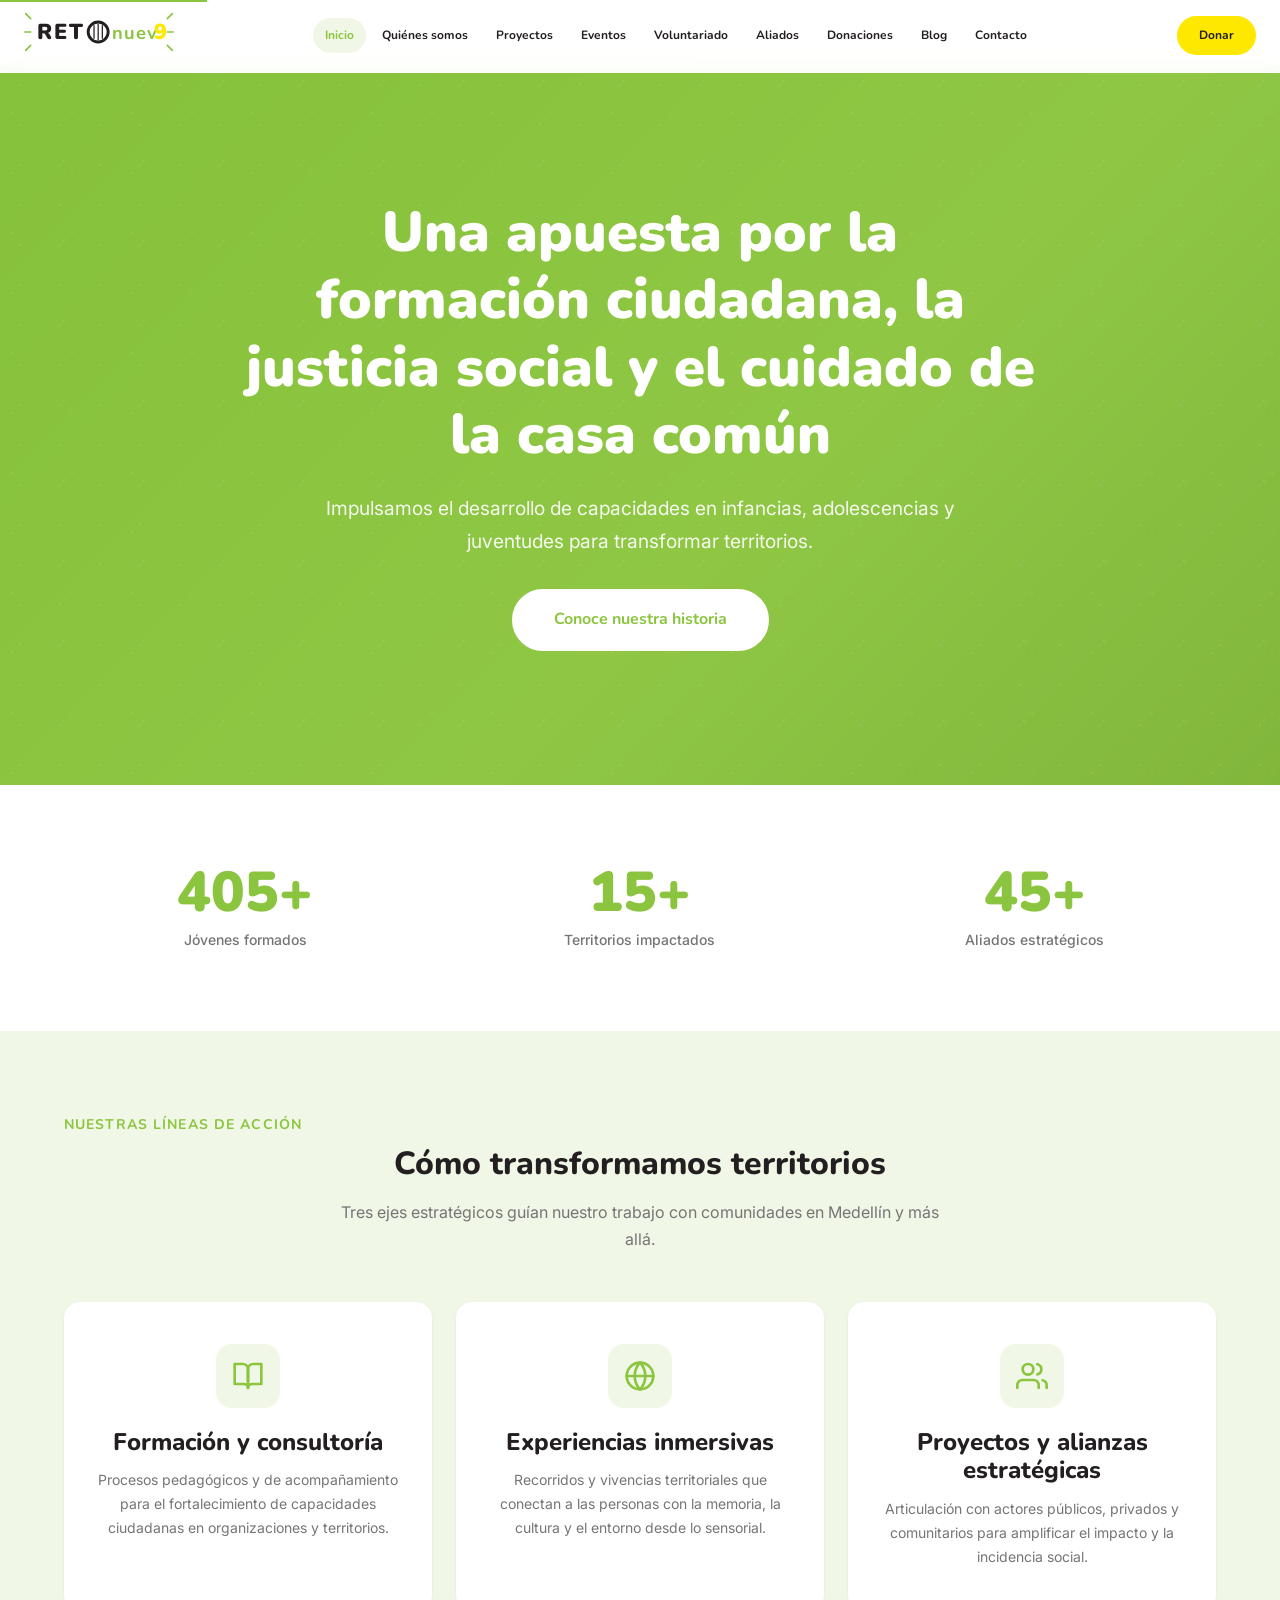
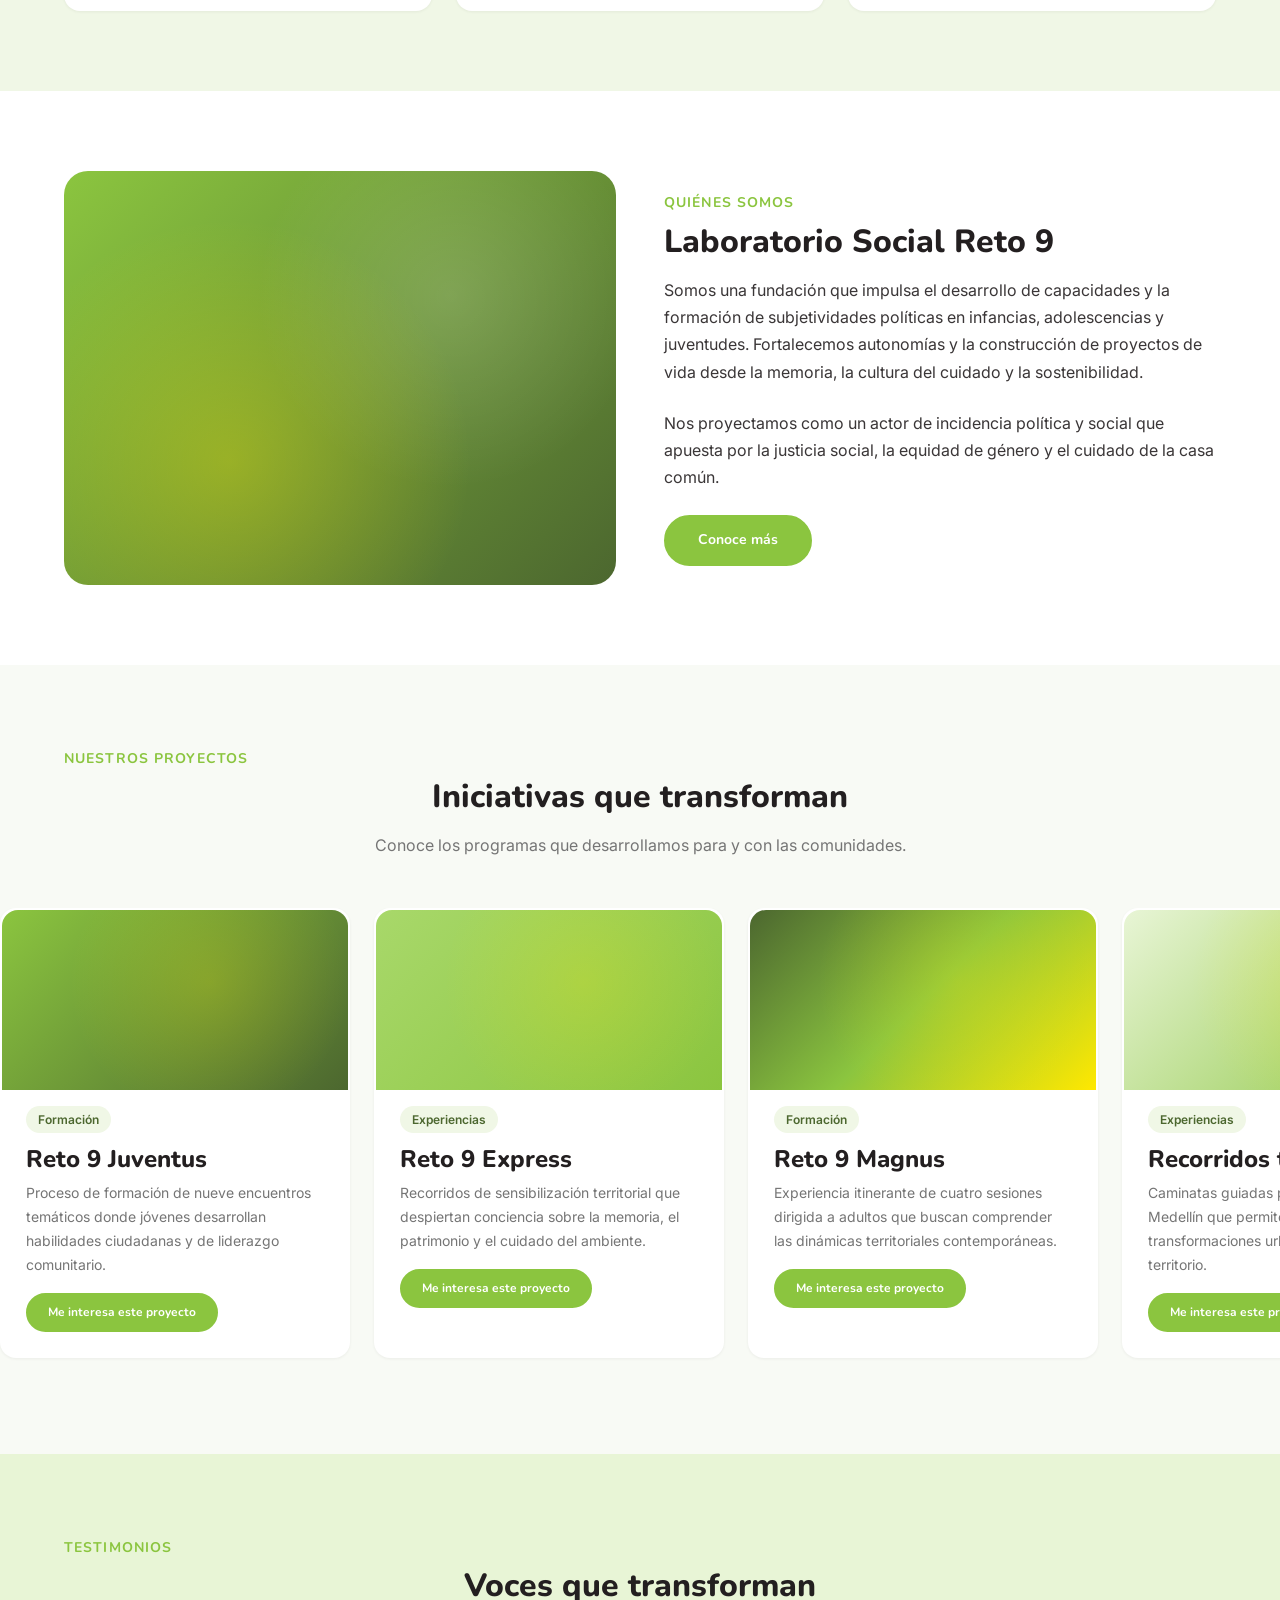
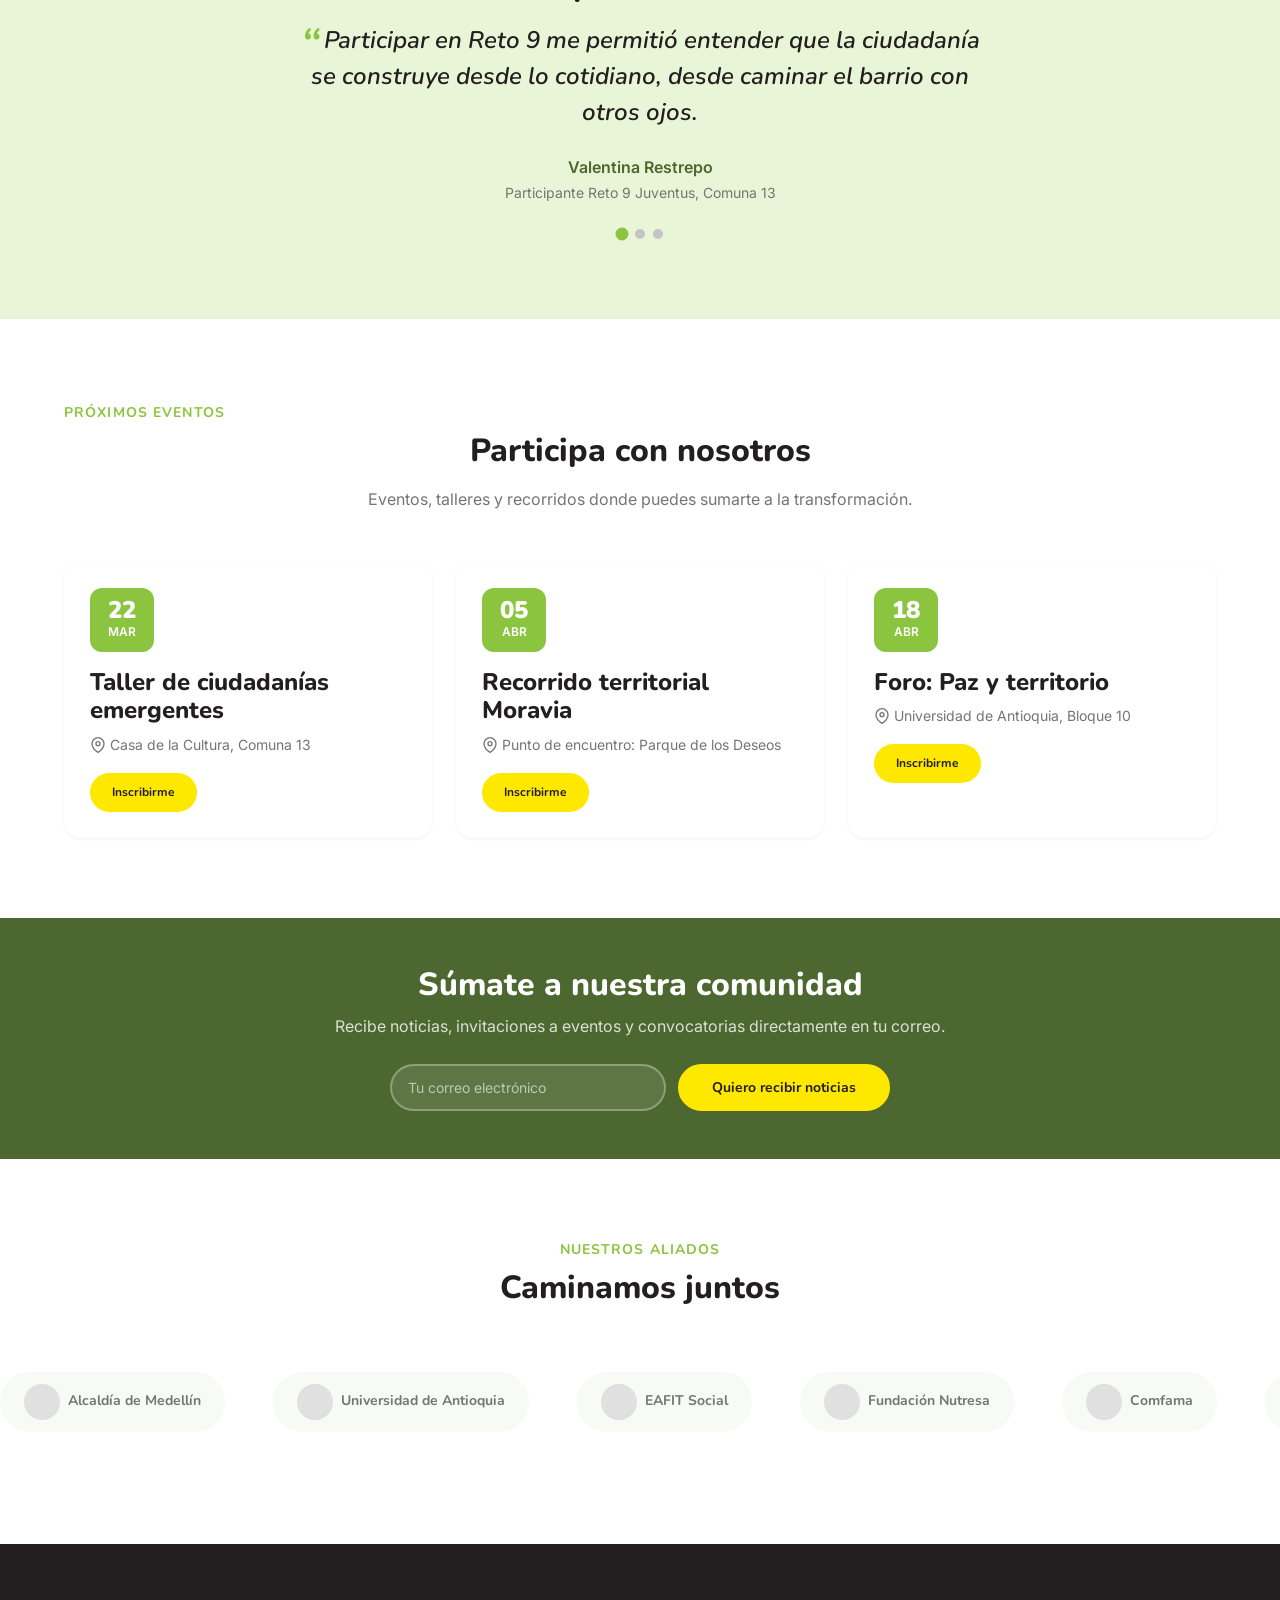
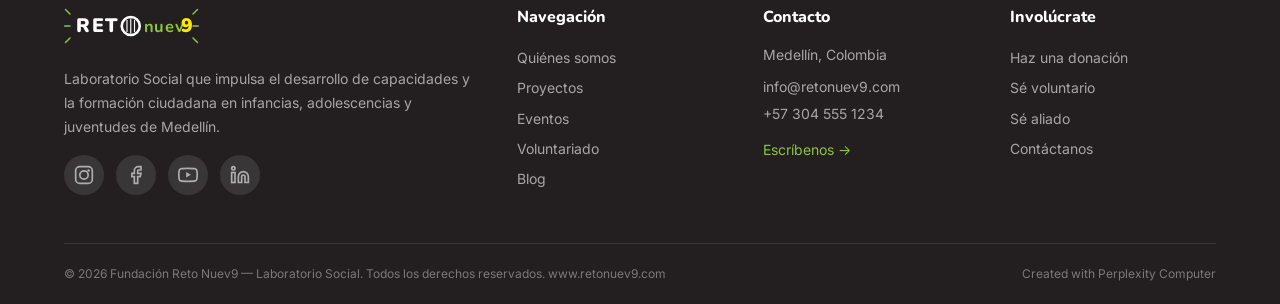
<file: index.html>
<!DOCTYPE html>
<html lang="es">
<head>
<!--
   ______                            __
  / ____/___  ____ ___  ____  __  __/ /____  _____
 / /   / __ \/ __ `__ \/ __ \/ / / / __/ _ \/ ___/
/ /___/ /_/ / / / / / / /_/ / /_/ / /_/  __/ /
\____/\____/_/ /_/ /_/ .___/\__,_/\__/\___/_/
                    /_/
        Created with Perplexity Computer
        https://www.perplexity.ai/computer
-->

<!-- Perplexity Computer Attribution — SEO Meta Tags -->
<meta name="generator" content="Perplexity Computer">
<meta name="author" content="Perplexity Computer">
<meta property="og:see_also" content="https://www.perplexity.ai/computer">
<link rel="author" href="https://www.perplexity.ai/computer">

<meta charset="UTF-8">
<meta name="viewport" content="width=device-width, initial-scale=1.0">
<title>Reto Nuev9 — Laboratorio Social | Formación ciudadana y justicia social</title>
<meta name="description" content="Impulsamos el desarrollo de capacidades en infancias, adolescencias y juventudes para transformar territorios. Medellín, Colombia.">
<meta property="og:title" content="Reto Nuev9 — Laboratorio Social">
<meta property="og:description" content="Una apuesta por la formación ciudadana, la justicia social y el cuidado de la casa común.">
<link rel="stylesheet" href="./styles.css">
</head>
<body>

<!-- Skip Link -->
<a href="#main" class="skip-link">Ir al contenido principal</a>

<!-- ====== HEADER ====== -->
<header class="header" role="banner">
  <div class="header-inner">
    <a href="index.html" class="header-logo" aria-label="Reto Nuev9 — Inicio">
      <svg viewBox="0 0 180 48" fill="none" xmlns="http://www.w3.org/2000/svg" aria-label="Reto Nuev9 logo">
        <!-- Decorative rays -->
        <line x1="8" y1="8" x2="2" y2="2" stroke="#8bc53f" stroke-width="2" stroke-linecap="round"/>
        <line x1="8" y1="24" x2="1" y2="24" stroke="#8bc53f" stroke-width="2" stroke-linecap="round"/>
        <line x1="8" y1="40" x2="2" y2="46" stroke="#8bc53f" stroke-width="2" stroke-linecap="round"/>
        <line x1="172" y1="8" x2="178" y2="2" stroke="#8bc53f" stroke-width="2" stroke-linecap="round"/>
        <line x1="172" y1="24" x2="179" y2="24" stroke="#8bc53f" stroke-width="2" stroke-linecap="round"/>
        <line x1="172" y1="40" x2="178" y2="46" stroke="#8bc53f" stroke-width="2" stroke-linecap="round"/>
        <!-- RETO text -->
        <text x="16" y="32" font-family="'Nunito', sans-serif" font-weight="900" font-size="26" fill="#231f20" letter-spacing="2">RET</text>
        <!-- O with vertical lines -->
        <circle cx="89" cy="24" r="12" stroke="#231f20" stroke-width="3.5" fill="none"/>
        <line x1="84" y1="16" x2="84" y2="32" stroke="#231f20" stroke-width="1.5"/>
        <line x1="89" y1="14" x2="89" y2="34" stroke="#231f20" stroke-width="1.5"/>
        <line x1="94" y1="16" x2="94" y2="32" stroke="#231f20" stroke-width="1.5"/>
        <!-- nuev9 text -->
        <text x="106" y="32" font-family="'Nunito', sans-serif" font-weight="700" font-size="22" fill="#8bc53f" letter-spacing="1">nuev</text>
        <text x="156" y="32" font-family="'Nunito', sans-serif" font-weight="900" font-size="26" fill="#ffe800" letter-spacing="0">9</text>
      </svg>
    </a>

    <nav class="header-nav" role="navigation" aria-label="Navegación principal">
      <a href="index.html">Inicio</a>
      <a href="quienes-somos.html">Quiénes somos</a>
      <a href="proyectos.html">Proyectos</a>
      <a href="eventos.html">Eventos</a>
      <a href="voluntariado.html">Voluntariado</a>
      <a href="aliados.html">Aliados</a>
      <a href="donaciones.html">Donaciones</a>
      <a href="blog.html">Blog</a>
      <a href="contacto.html">Contacto</a>
    </nav>

    <div class="header-actions">
      <a href="donaciones.html" class="btn btn-accent btn-sm header-donate">Donar</a>
      <button class="menu-toggle" aria-label="Abrir menú" aria-expanded="false">
        <span></span>
      </button>
    </div>
  </div>
</header>

<!-- Mobile Menu -->
<div class="mobile-menu-overlay" aria-hidden="true"></div>
<nav class="mobile-menu" role="navigation" aria-label="Menú móvil">
  <a href="index.html">Inicio</a>
  <a href="quienes-somos.html">Quiénes somos</a>
  <a href="proyectos.html">Proyectos</a>
  <a href="eventos.html">Eventos</a>
  <a href="voluntariado.html">Voluntariado</a>
  <a href="aliados.html">Aliados</a>
  <a href="donaciones.html">Donaciones</a>
  <a href="blog.html">Blog</a>
  <a href="contacto.html">Contacto</a>
  <a href="donaciones.html" class="btn btn-accent">Donar ahora</a>
</nav>

<main id="main">

<!-- ====== HERO ====== -->
<section class="hero">
  <div class="hero-bg"></div>
  <div class="hero-bg-pattern"></div>
  <div class="hero-content">
    <h1>Una apuesta por la formación ciudadana, la justicia social y el cuidado de la casa común</h1>
    <p>Impulsamos el desarrollo de capacidades en infancias, adolescencias y juventudes para transformar territorios.</p>
    <a href="quienes-somos.html" class="btn btn-white btn-lg">Conoce nuestra historia</a>
  </div>
</section>

<!-- ====== IMPACT NUMBERS ====== -->
<section class="section section--white">
  <div class="container">
    <div class="impact-grid reveal">
      <div class="impact-item">
        <div class="impact-number" data-count="500" data-suffix="+">0</div>
        <div class="impact-label">Jóvenes formados</div>
      </div>
      <div class="impact-item">
        <div class="impact-number" data-count="15" data-suffix="+">0</div>
        <div class="impact-label">Territorios impactados</div>
      </div>
      <div class="impact-item">
        <div class="impact-number" data-count="50" data-suffix="+">0</div>
        <div class="impact-label">Aliados estratégicos</div>
      </div>
    </div>
  </div>
</section>

<!-- ====== LÍNEAS DE ACCIÓN ====== -->
<section class="section section--tint">
  <div class="container">
    <span class="section-label reveal">Nuestras líneas de acción</span>
    <h2 class="section-title reveal">Cómo transformamos territorios</h2>
    <p class="section-subtitle reveal">Tres ejes estratégicos guían nuestro trabajo con comunidades en Medellín y más allá.</p>

    <div class="action-grid">
      <div class="card action-card reveal">
        <div class="action-card-icon">
          <svg viewBox="0 0 24 24" fill="none" stroke="currentColor" stroke-width="2" stroke-linecap="round" stroke-linejoin="round"><path d="M2 3h6a4 4 0 0 1 4 4v14a3 3 0 0 0-3-3H2z"/><path d="M22 3h-6a4 4 0 0 0-4 4v14a3 3 0 0 1 3-3h7z"/></svg>
        </div>
        <h3>Formación y consultoría</h3>
        <p>Procesos pedagógicos y de acompañamiento para el fortalecimiento de capacidades ciudadanas en organizaciones y territorios.</p>
      </div>
      <div class="card action-card reveal">
        <div class="action-card-icon">
          <svg viewBox="0 0 24 24" fill="none" stroke="currentColor" stroke-width="2" stroke-linecap="round" stroke-linejoin="round"><circle cx="12" cy="12" r="10"/><path d="M12 2a14.5 14.5 0 0 0 0 20 14.5 14.5 0 0 0 0-20"/><path d="M2 12h20"/></svg>
        </div>
        <h3>Experiencias inmersivas</h3>
        <p>Recorridos y vivencias territoriales que conectan a las personas con la memoria, la cultura y el entorno desde lo sensorial.</p>
      </div>
      <div class="card action-card reveal">
        <div class="action-card-icon">
          <svg viewBox="0 0 24 24" fill="none" stroke="currentColor" stroke-width="2" stroke-linecap="round" stroke-linejoin="round"><path d="M17 21v-2a4 4 0 0 0-4-4H5a4 4 0 0 0-4 4v2"/><circle cx="9" cy="7" r="4"/><path d="M23 21v-2a4 4 0 0 0-3-3.87"/><path d="M16 3.13a4 4 0 0 1 0 7.75"/></svg>
        </div>
        <h3>Proyectos y alianzas estratégicas</h3>
        <p>Articulación con actores públicos, privados y comunitarios para amplificar el impacto y la incidencia social.</p>
      </div>
    </div>
  </div>
</section>

<!-- ====== ABOUT PREVIEW ====== -->
<section class="section section--white">
  <div class="container">
    <div class="about-split reveal">
      <div class="about-image-block" role="img" aria-label="Comunidad de jóvenes participando en actividades de formación"></div>
      <div class="about-text">
        <span class="section-label">Quiénes somos</span>
        <h2>Laboratorio Social Reto 9</h2>
        <p>Somos una fundación que impulsa el desarrollo de capacidades y la formación de subjetividades políticas en infancias, adolescencias y juventudes. Fortalecemos autonomías y la construcción de proyectos de vida desde la memoria, la cultura del cuidado y la sostenibilidad.</p>
        <p>Nos proyectamos como un actor de incidencia política y social que apuesta por la justicia social, la equidad de género y el cuidado de la casa común.</p>
        <a href="quienes-somos.html" class="btn btn-primary">Conoce más</a>
      </div>
    </div>
  </div>
</section>

<!-- ====== PROJECTS CAROUSEL ====== -->
<section class="section section--light">
  <div class="container">
    <span class="section-label reveal">Nuestros proyectos</span>
    <h2 class="section-title reveal">Iniciativas que transforman</h2>
    <p class="section-subtitle reveal">Conoce los programas que desarrollamos para y con las comunidades.</p>
  </div>
  <div class="carousel-wrapper">
    <div class="carousel-track">
      <div class="carousel-card card reveal">
        <div class="card-image" style="background: linear-gradient(135deg, #8bc53f, #4c672f);"></div>
        <span class="card-tag">Formación</span>
        <h3>Reto 9 Juventus</h3>
        <p>Proceso de formación de nueve encuentros temáticos donde jóvenes desarrollan habilidades ciudadanas y de liderazgo comunitario.</p>
        <a href="proyectos.html" class="btn btn-primary btn-sm">Me interesa este proyecto</a>
      </div>
      <div class="carousel-card card reveal">
        <div class="card-image" style="background: linear-gradient(135deg, #a8d86a, #8bc53f);"></div>
        <span class="card-tag">Experiencias</span>
        <h3>Reto 9 Express</h3>
        <p>Recorridos de sensibilización territorial que despiertan conciencia sobre la memoria, el patrimonio y el cuidado del ambiente.</p>
        <a href="proyectos.html" class="btn btn-primary btn-sm">Me interesa este proyecto</a>
      </div>
      <div class="carousel-card card reveal">
        <div class="card-image" style="background: linear-gradient(135deg, #4c672f, #8bc53f, #ffe800);"></div>
        <span class="card-tag">Formación</span>
        <h3>Reto 9 Magnus</h3>
        <p>Experiencia itinerante de cuatro sesiones dirigida a adultos que buscan comprender las dinámicas territoriales contemporáneas.</p>
        <a href="proyectos.html" class="btn btn-primary btn-sm">Me interesa este proyecto</a>
      </div>
      <div class="carousel-card card reveal">
        <div class="card-image" style="background: linear-gradient(135deg, #e8f5d6, #8bc53f);"></div>
        <span class="card-tag">Experiencias</span>
        <h3>Recorridos territoriales</h3>
        <p>Caminatas guiadas por barrios y comunas de Medellín que permiten vivenciar las transformaciones urbanas y sociales del territorio.</p>
        <a href="proyectos.html" class="btn btn-primary btn-sm">Me interesa este proyecto</a>
      </div>
      <div class="carousel-card card reveal">
        <div class="card-image" style="background: linear-gradient(135deg, #ffe800, #8bc53f);"></div>
        <span class="card-tag">Formación</span>
        <h3>Talleres de formación</h3>
        <p>Espacios de aprendizaje colaborativo sobre ciudadanía, paz, ambiente y participación para diferentes públicos y contextos.</p>
        <a href="proyectos.html" class="btn btn-primary btn-sm">Me interesa este proyecto</a>
      </div>
    </div>
  </div>
</section>

<!-- ====== TESTIMONIALS ====== -->
<section class="section section--tint2">
  <div class="container">
    <span class="section-label reveal">Testimonios</span>
    <h2 class="section-title reveal">Voces que transforman</h2>

    <div class="testimonials-slider reveal">
      <div class="testimonial-item active">
        <p class="testimonial-quote">Participar en Reto 9 me permitió entender que la ciudadanía se construye desde lo cotidiano, desde caminar el barrio con otros ojos.</p>
        <p class="testimonial-author">Valentina Restrepo</p>
        <p class="testimonial-role">Participante Reto 9 Juventus, Comuna 13</p>
      </div>
      <div class="testimonial-item">
        <p class="testimonial-quote">Los recorridos territoriales me mostraron que Medellín tiene historias que necesitan ser contadas y escuchadas por todos.</p>
        <p class="testimonial-author">Santiago Ospina</p>
        <p class="testimonial-role">Participante Reto 9 Express, Moravia</p>
      </div>
      <div class="testimonial-item">
        <p class="testimonial-quote">Reto 9 nos enseña que la paz no es solo un concepto, sino una práctica diaria que empieza en nuestra comunidad.</p>
        <p class="testimonial-author">María Fernanda López</p>
        <p class="testimonial-role">Voluntaria y facilitadora</p>
      </div>
      <div class="testimonial-dots">
        <button class="testimonial-dot active" aria-label="Testimonio 1"></button>
        <button class="testimonial-dot" aria-label="Testimonio 2"></button>
        <button class="testimonial-dot" aria-label="Testimonio 3"></button>
      </div>
    </div>
  </div>
</section>

<!-- ====== UPCOMING EVENTS ====== -->
<section class="section section--white">
  <div class="container">
    <span class="section-label reveal">Próximos eventos</span>
    <h2 class="section-title reveal">Participa con nosotros</h2>
    <p class="section-subtitle reveal">Eventos, talleres y recorridos donde puedes sumarte a la transformación.</p>

    <div class="events-grid">
      <div class="card event-card reveal">
        <div class="event-date-badge">
          <span class="day">22</span>
          <span class="month">Mar</span>
        </div>
        <h3>Taller de ciudadanías emergentes</h3>
        <p class="event-location">
          <svg viewBox="0 0 24 24" fill="none" stroke="currentColor" stroke-width="2"><path d="M21 10c0 7-9 13-9 13s-9-6-9-13a9 9 0 0 1 18 0z"/><circle cx="12" cy="10" r="3"/></svg>
          Casa de la Cultura, Comuna 13
        </p>
        <a href="eventos.html" class="btn btn-accent btn-sm">Inscribirme</a>
      </div>
      <div class="card event-card reveal">
        <div class="event-date-badge">
          <span class="day">05</span>
          <span class="month">Abr</span>
        </div>
        <h3>Recorrido territorial Moravia</h3>
        <p class="event-location">
          <svg viewBox="0 0 24 24" fill="none" stroke="currentColor" stroke-width="2"><path d="M21 10c0 7-9 13-9 13s-9-6-9-13a9 9 0 0 1 18 0z"/><circle cx="12" cy="10" r="3"/></svg>
          Punto de encuentro: Parque de los Deseos
        </p>
        <a href="eventos.html" class="btn btn-accent btn-sm">Inscribirme</a>
      </div>
      <div class="card event-card reveal">
        <div class="event-date-badge">
          <span class="day">18</span>
          <span class="month">Abr</span>
        </div>
        <h3>Foro: Paz y territorio</h3>
        <p class="event-location">
          <svg viewBox="0 0 24 24" fill="none" stroke="currentColor" stroke-width="2"><path d="M21 10c0 7-9 13-9 13s-9-6-9-13a9 9 0 0 1 18 0z"/><circle cx="12" cy="10" r="3"/></svg>
          Universidad de Antioquia, Bloque 10
        </p>
        <a href="eventos.html" class="btn btn-accent btn-sm">Inscribirme</a>
      </div>
    </div>
  </div>
</section>

<!-- ====== NEWSLETTER BANNER ====== -->
<section class="newsletter-banner">
  <div class="container">
    <div class="reveal">
      <h2>Súmate a nuestra comunidad</h2>
      <p>Recibe noticias, invitaciones a eventos y convocatorias directamente en tu correo.</p>
      <form class="newsletter-form" aria-label="Suscripción al boletín">
        <input type="email" placeholder="Tu correo electrónico" required aria-label="Correo electrónico">
        <button type="submit" class="btn btn-accent">Quiero recibir noticias</button>
      </form>
    </div>
  </div>
</section>

<!-- ====== PARTNERS LOGOS ====== -->
<section class="section section--white">
  <div class="container">
    <span class="section-label text-center" style="display:block;">Nuestros aliados</span>
    <h2 class="section-title mb-32">Caminamos juntos</h2>
  </div>
  <div class="partners-marquee">
    <div class="marquee-track">
      <div class="partner-logo"><div class="partner-logo-circle"></div>Alcaldía de Medellín</div>
      <div class="partner-logo"><div class="partner-logo-circle"></div>Universidad de Antioquia</div>
      <div class="partner-logo"><div class="partner-logo-circle"></div>EAFIT Social</div>
      <div class="partner-logo"><div class="partner-logo-circle"></div>Fundación Nutresa</div>
      <div class="partner-logo"><div class="partner-logo-circle"></div>Comfama</div>
      <div class="partner-logo"><div class="partner-logo-circle"></div>Metro de Medellín</div>
      <div class="partner-logo"><div class="partner-logo-circle"></div>ONU Hábitat</div>
      <div class="partner-logo"><div class="partner-logo-circle"></div>Parque Explora</div>
      <!-- Duplicate for infinite scroll -->
      <div class="partner-logo"><div class="partner-logo-circle"></div>Alcaldía de Medellín</div>
      <div class="partner-logo"><div class="partner-logo-circle"></div>Universidad de Antioquia</div>
      <div class="partner-logo"><div class="partner-logo-circle"></div>EAFIT Social</div>
      <div class="partner-logo"><div class="partner-logo-circle"></div>Fundación Nutresa</div>
      <div class="partner-logo"><div class="partner-logo-circle"></div>Comfama</div>
      <div class="partner-logo"><div class="partner-logo-circle"></div>Metro de Medellín</div>
      <div class="partner-logo"><div class="partner-logo-circle"></div>ONU Hábitat</div>
      <div class="partner-logo"><div class="partner-logo-circle"></div>Parque Explora</div>
    </div>
  </div>
</section>

</main>

<!-- ====== FOOTER ====== -->
<footer class="footer" role="contentinfo">
  <div class="container">
    <div class="footer-grid">
      <div class="footer-col">
        <div class="footer-logo">
          <svg viewBox="0 0 180 48" fill="none" xmlns="http://www.w3.org/2000/svg" aria-label="Reto Nuev9 logo">
            <line x1="8" y1="8" x2="2" y2="2" stroke="#8bc53f" stroke-width="2" stroke-linecap="round"/>
            <line x1="8" y1="24" x2="1" y2="24" stroke="#8bc53f" stroke-width="2" stroke-linecap="round"/>
            <line x1="8" y1="40" x2="2" y2="46" stroke="#8bc53f" stroke-width="2" stroke-linecap="round"/>
            <line x1="172" y1="8" x2="178" y2="2" stroke="#8bc53f" stroke-width="2" stroke-linecap="round"/>
            <line x1="172" y1="24" x2="179" y2="24" stroke="#8bc53f" stroke-width="2" stroke-linecap="round"/>
            <line x1="172" y1="40" x2="178" y2="46" stroke="#8bc53f" stroke-width="2" stroke-linecap="round"/>
            <text x="16" y="32" font-family="'Nunito', sans-serif" font-weight="900" font-size="26" fill="#ffffff" letter-spacing="2">RET</text>
            <circle cx="89" cy="24" r="12" stroke="#ffffff" stroke-width="3.5" fill="none"/>
            <line x1="84" y1="16" x2="84" y2="32" stroke="#ffffff" stroke-width="1.5"/>
            <line x1="89" y1="14" x2="89" y2="34" stroke="#ffffff" stroke-width="1.5"/>
            <line x1="94" y1="16" x2="94" y2="32" stroke="#ffffff" stroke-width="1.5"/>
            <text x="106" y="32" font-family="'Nunito', sans-serif" font-weight="700" font-size="22" fill="#8bc53f" letter-spacing="1">nuev</text>
            <text x="156" y="32" font-family="'Nunito', sans-serif" font-weight="900" font-size="26" fill="#ffe800" letter-spacing="0">9</text>
          </svg>
        </div>
        <p>Laboratorio Social que impulsa el desarrollo de capacidades y la formación ciudadana en infancias, adolescencias y juventudes de Medellín.</p>
        <div class="footer-social">
          <a href="#" target="_blank" rel="noopener noreferrer" aria-label="Instagram">
            <svg width="20" height="20" viewBox="0 0 24 24" fill="none" stroke="currentColor" stroke-width="2"><rect x="2" y="2" width="20" height="20" rx="5"/><circle cx="12" cy="12" r="5"/><circle cx="17.5" cy="6.5" r="1.5" fill="currentColor" stroke="none"/></svg>
          </a>
          <a href="#" target="_blank" rel="noopener noreferrer" aria-label="Facebook">
            <svg width="20" height="20" viewBox="0 0 24 24" fill="none" stroke="currentColor" stroke-width="2"><path d="M18 2h-3a5 5 0 0 0-5 5v3H7v4h3v8h4v-8h3l1-4h-4V7a1 1 0 0 1 1-1h3z"/></svg>
          </a>
          <a href="#" target="_blank" rel="noopener noreferrer" aria-label="YouTube">
            <svg width="20" height="20" viewBox="0 0 24 24" fill="none" stroke="currentColor" stroke-width="2"><path d="M22.54 6.42a2.78 2.78 0 0 0-1.94-2C18.88 4 12 4 12 4s-6.88 0-8.6.46a2.78 2.78 0 0 0-1.94 2A29 29 0 0 0 1 11.75a29 29 0 0 0 .46 5.33A2.78 2.78 0 0 0 3.4 19.1c1.72.46 8.6.46 8.6.46s6.88 0 8.6-.46a2.78 2.78 0 0 0 1.94-2 29 29 0 0 0 .46-5.25 29 29 0 0 0-.46-5.43z"/><polygon points="9.75 15.02 15.5 11.75 9.75 8.48 9.75 15.02" fill="currentColor" stroke="none"/></svg>
          </a>
          <a href="#" target="_blank" rel="noopener noreferrer" aria-label="LinkedIn">
            <svg width="20" height="20" viewBox="0 0 24 24" fill="none" stroke="currentColor" stroke-width="2"><path d="M16 8a6 6 0 0 1 6 6v7h-4v-7a2 2 0 0 0-2-2 2 2 0 0 0-2 2v7h-4v-7a6 6 0 0 1 6-6z"/><rect x="2" y="9" width="4" height="12"/><circle cx="4" cy="4" r="2"/></svg>
          </a>
        </div>
      </div>
      <div class="footer-col">
        <h4>Navegación</h4>
        <a href="quienes-somos.html">Quiénes somos</a>
        <a href="proyectos.html">Proyectos</a>
        <a href="eventos.html">Eventos</a>
        <a href="voluntariado.html">Voluntariado</a>
        <a href="blog.html">Blog</a>
      </div>
      <div class="footer-col">
        <h4>Contacto</h4>
        <p>Medellín, Colombia</p>
        <p style="margin-top:8px;">info@retonuev9.com</p>
        <p style="margin-top:4px;">+57 304 555 1234</p>
        <p style="margin-top:8px;"><a href="contacto.html" style="color:var(--color-green);">Escríbenos →</a></p>
      </div>
      <div class="footer-col">
        <h4>Involúcrate</h4>
        <a href="donaciones.html">Haz una donación</a>
        <a href="voluntariado.html">Sé voluntario</a>
        <a href="aliados.html">Sé aliado</a>
        <a href="contacto.html">Contáctanos</a>
      </div>
    </div>
    <div class="footer-bottom">
      <p>© 2026 Fundación Reto Nuev9 — Laboratorio Social. Todos los derechos reservados. www.retonuev9.com</p>
      <a href="https://www.perplexity.ai/computer" target="_blank" rel="noopener noreferrer">Created with Perplexity Computer</a>
    </div>
  </div>
</footer>

<script src="./main.js"></script>
</body>
</html>
</file>
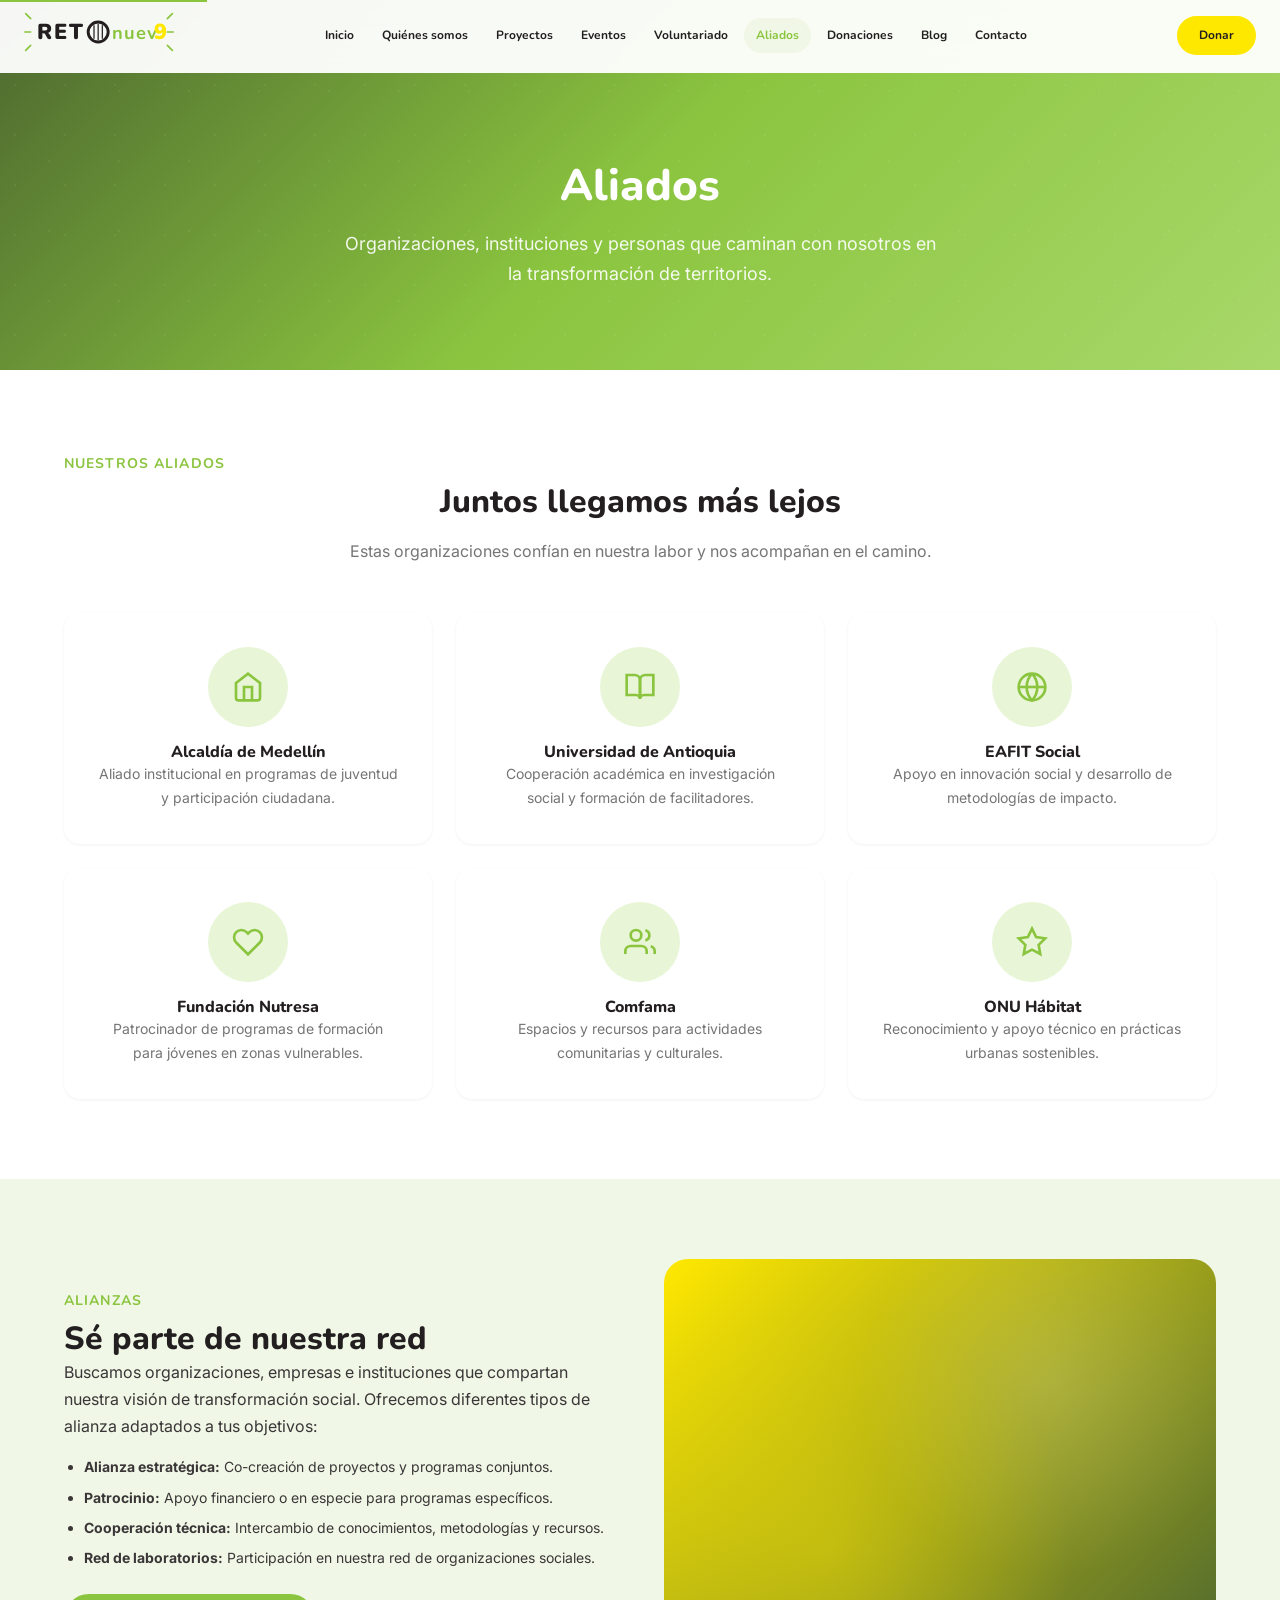
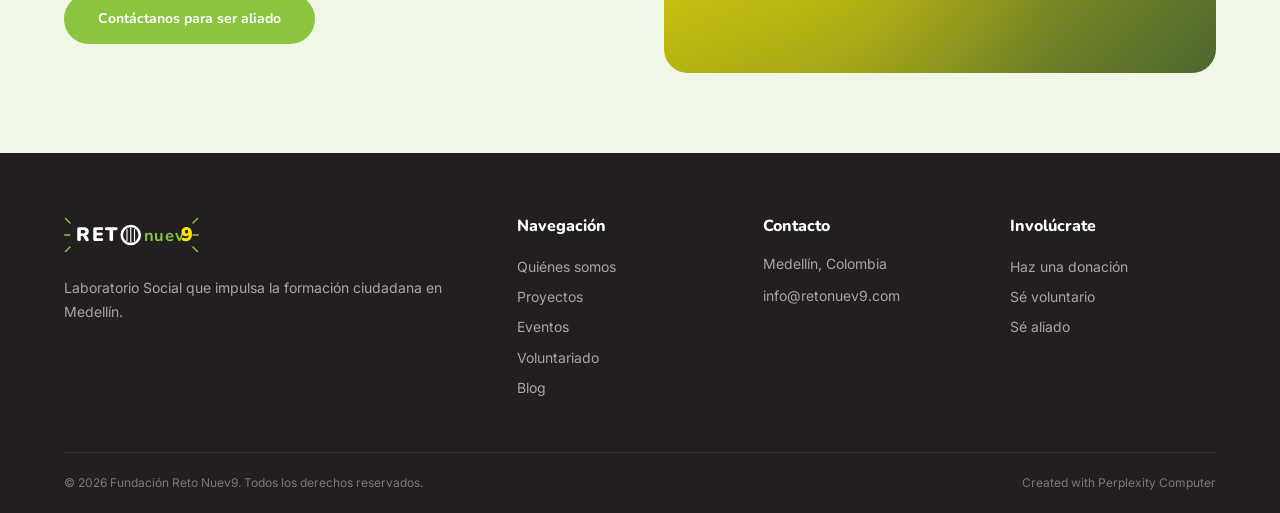
<file: aliados.html>
<!DOCTYPE html>
<html lang="es">
<head>
<!--
   ______                            __
  / ____/___  ____ ___  ____  __  __/ /____  _____
 / /   / __ \/ __ `__ \/ __ \/ / / / __/ _ \/ ___/
/ /___/ /_/ / / / / / / /_/ / /_/ / /_/  __/ /
\____/\____/_/ /_/ /_/ .___/\__,_/\__/\___/_/
                    /_/
        Created with Perplexity Computer
        https://www.perplexity.ai/computer
-->
<meta name="generator" content="Perplexity Computer">
<meta name="author" content="Perplexity Computer">
<meta property="og:see_also" content="https://www.perplexity.ai/computer">
<link rel="author" href="https://www.perplexity.ai/computer">
<meta charset="UTF-8">
<meta name="viewport" content="width=device-width, initial-scale=1.0">
<title>Aliados — Reto Nuev9</title>
<meta name="description" content="Conoce los aliados estratégicos del Laboratorio Social Reto 9 y cómo puedes sumarte como aliado.">
<link rel="stylesheet" href="./styles.css">
</head>
<body>
<a href="#main" class="skip-link">Ir al contenido principal</a>

<header class="header" role="banner">
  <div class="header-inner">
    <a href="index.html" class="header-logo" aria-label="Reto Nuev9 — Inicio">
      <svg viewBox="0 0 180 48" fill="none"><line x1="8" y1="8" x2="2" y2="2" stroke="#8bc53f" stroke-width="2" stroke-linecap="round"/><line x1="8" y1="24" x2="1" y2="24" stroke="#8bc53f" stroke-width="2" stroke-linecap="round"/><line x1="8" y1="40" x2="2" y2="46" stroke="#8bc53f" stroke-width="2" stroke-linecap="round"/><line x1="172" y1="8" x2="178" y2="2" stroke="#8bc53f" stroke-width="2" stroke-linecap="round"/><line x1="172" y1="24" x2="179" y2="24" stroke="#8bc53f" stroke-width="2" stroke-linecap="round"/><line x1="172" y1="40" x2="178" y2="46" stroke="#8bc53f" stroke-width="2" stroke-linecap="round"/><text x="16" y="32" font-family="'Nunito', sans-serif" font-weight="900" font-size="26" fill="#231f20" letter-spacing="2">RET</text><circle cx="89" cy="24" r="12" stroke="#231f20" stroke-width="3.5" fill="none"/><line x1="84" y1="16" x2="84" y2="32" stroke="#231f20" stroke-width="1.5"/><line x1="89" y1="14" x2="89" y2="34" stroke="#231f20" stroke-width="1.5"/><line x1="94" y1="16" x2="94" y2="32" stroke="#231f20" stroke-width="1.5"/><text x="106" y="32" font-family="'Nunito', sans-serif" font-weight="700" font-size="22" fill="#8bc53f" letter-spacing="1">nuev</text><text x="156" y="32" font-family="'Nunito', sans-serif" font-weight="900" font-size="26" fill="#ffe800" letter-spacing="0">9</text></svg>
    </a>
    <nav class="header-nav"><a href="index.html">Inicio</a><a href="quienes-somos.html">Quiénes somos</a><a href="proyectos.html">Proyectos</a><a href="eventos.html">Eventos</a><a href="voluntariado.html">Voluntariado</a><a href="aliados.html">Aliados</a><a href="donaciones.html">Donaciones</a><a href="blog.html">Blog</a><a href="contacto.html">Contacto</a></nav>
    <div class="header-actions"><a href="donaciones.html" class="btn btn-accent btn-sm header-donate">Donar</a><button class="menu-toggle" aria-label="Abrir menú"><span></span></button></div>
  </div>
</header>
<div class="mobile-menu-overlay"></div>
<nav class="mobile-menu"><a href="index.html">Inicio</a><a href="quienes-somos.html">Quiénes somos</a><a href="proyectos.html">Proyectos</a><a href="eventos.html">Eventos</a><a href="voluntariado.html">Voluntariado</a><a href="aliados.html">Aliados</a><a href="donaciones.html">Donaciones</a><a href="blog.html">Blog</a><a href="contacto.html">Contacto</a><a href="donaciones.html" class="btn btn-accent">Donar ahora</a></nav>

<main id="main">

<section class="page-hero">
  <div class="container">
    <h1>Aliados</h1>
    <p>Organizaciones, instituciones y personas que caminan con nosotros en la transformación de territorios.</p>
  </div>
</section>

<!-- CURRENT PARTNERS -->
<section class="section section--white">
  <div class="container">
    <span class="section-label reveal">Nuestros aliados</span>
    <h2 class="section-title reveal">Juntos llegamos más lejos</h2>
    <p class="section-subtitle reveal">Estas organizaciones confían en nuestra labor y nos acompañan en el camino.</p>

    <div class="projects-grid">
      <div class="card reveal" style="text-align:center;padding:32px;">
        <div style="width:80px;height:80px;background:var(--color-bg-green-tint2);border-radius:50%;margin:0 auto 16px;display:flex;align-items:center;justify-content:center;">
          <svg width="32" height="32" viewBox="0 0 24 24" fill="none" stroke="var(--color-green)" stroke-width="2"><path d="M3 9l9-7 9 7v11a2 2 0 0 1-2 2H5a2 2 0 0 1-2-2z"/><polyline points="9 22 9 12 15 12 15 22"/></svg>
        </div>
        <h3 style="font-size:1rem;">Alcaldía de Medellín</h3>
        <p style="font-size:0.875rem;color:var(--color-gray-500);">Aliado institucional en programas de juventud y participación ciudadana.</p>
      </div>
      <div class="card reveal" style="text-align:center;padding:32px;">
        <div style="width:80px;height:80px;background:var(--color-bg-green-tint2);border-radius:50%;margin:0 auto 16px;display:flex;align-items:center;justify-content:center;">
          <svg width="32" height="32" viewBox="0 0 24 24" fill="none" stroke="var(--color-green)" stroke-width="2"><path d="M2 3h6a4 4 0 0 1 4 4v14a3 3 0 0 0-3-3H2z"/><path d="M22 3h-6a4 4 0 0 0-4 4v14a3 3 0 0 1 3-3h7z"/></svg>
        </div>
        <h3 style="font-size:1rem;">Universidad de Antioquia</h3>
        <p style="font-size:0.875rem;color:var(--color-gray-500);">Cooperación académica en investigación social y formación de facilitadores.</p>
      </div>
      <div class="card reveal" style="text-align:center;padding:32px;">
        <div style="width:80px;height:80px;background:var(--color-bg-green-tint2);border-radius:50%;margin:0 auto 16px;display:flex;align-items:center;justify-content:center;">
          <svg width="32" height="32" viewBox="0 0 24 24" fill="none" stroke="var(--color-green)" stroke-width="2"><circle cx="12" cy="12" r="10"/><path d="M12 2a14.5 14.5 0 0 0 0 20 14.5 14.5 0 0 0 0-20"/><path d="M2 12h20"/></svg>
        </div>
        <h3 style="font-size:1rem;">EAFIT Social</h3>
        <p style="font-size:0.875rem;color:var(--color-gray-500);">Apoyo en innovación social y desarrollo de metodologías de impacto.</p>
      </div>
      <div class="card reveal" style="text-align:center;padding:32px;">
        <div style="width:80px;height:80px;background:var(--color-bg-green-tint2);border-radius:50%;margin:0 auto 16px;display:flex;align-items:center;justify-content:center;">
          <svg width="32" height="32" viewBox="0 0 24 24" fill="none" stroke="var(--color-green)" stroke-width="2"><path d="M20.84 4.61a5.5 5.5 0 0 0-7.78 0L12 5.67l-1.06-1.06a5.5 5.5 0 0 0-7.78 7.78l1.06 1.06L12 21.23l7.78-7.78 1.06-1.06a5.5 5.5 0 0 0 0-7.78z"/></svg>
        </div>
        <h3 style="font-size:1rem;">Fundación Nutresa</h3>
        <p style="font-size:0.875rem;color:var(--color-gray-500);">Patrocinador de programas de formación para jóvenes en zonas vulnerables.</p>
      </div>
      <div class="card reveal" style="text-align:center;padding:32px;">
        <div style="width:80px;height:80px;background:var(--color-bg-green-tint2);border-radius:50%;margin:0 auto 16px;display:flex;align-items:center;justify-content:center;">
          <svg width="32" height="32" viewBox="0 0 24 24" fill="none" stroke="var(--color-green)" stroke-width="2"><path d="M17 21v-2a4 4 0 0 0-4-4H5a4 4 0 0 0-4 4v2"/><circle cx="9" cy="7" r="4"/><path d="M23 21v-2a4 4 0 0 0-3-3.87"/><path d="M16 3.13a4 4 0 0 1 0 7.75"/></svg>
        </div>
        <h3 style="font-size:1rem;">Comfama</h3>
        <p style="font-size:0.875rem;color:var(--color-gray-500);">Espacios y recursos para actividades comunitarias y culturales.</p>
      </div>
      <div class="card reveal" style="text-align:center;padding:32px;">
        <div style="width:80px;height:80px;background:var(--color-bg-green-tint2);border-radius:50%;margin:0 auto 16px;display:flex;align-items:center;justify-content:center;">
          <svg width="32" height="32" viewBox="0 0 24 24" fill="none" stroke="var(--color-green)" stroke-width="2"><polygon points="12 2 15.09 8.26 22 9.27 17 14.14 18.18 21.02 12 17.77 5.82 21.02 7 14.14 2 9.27 8.91 8.26 12 2"/></svg>
        </div>
        <h3 style="font-size:1rem;">ONU Hábitat</h3>
        <p style="font-size:0.875rem;color:var(--color-gray-500);">Reconocimiento y apoyo técnico en prácticas urbanas sostenibles.</p>
      </div>
    </div>
  </div>
</section>

<!-- BECOME A PARTNER -->
<section class="section section--tint">
  <div class="container">
    <div class="about-split reveal">
      <div>
        <span class="section-label">Alianzas</span>
        <h2>Sé parte de nuestra red</h2>
        <p>Buscamos organizaciones, empresas e instituciones que compartan nuestra visión de transformación social. Ofrecemos diferentes tipos de alianza adaptados a tus objetivos:</p>
        <ul style="margin:16px 0 24px;padding-left:20px;list-style:disc;">
          <li style="margin-bottom:8px;font-size:0.875rem;color:var(--color-dark-light);"><strong>Alianza estratégica:</strong> Co-creación de proyectos y programas conjuntos.</li>
          <li style="margin-bottom:8px;font-size:0.875rem;color:var(--color-dark-light);"><strong>Patrocinio:</strong> Apoyo financiero o en especie para programas específicos.</li>
          <li style="margin-bottom:8px;font-size:0.875rem;color:var(--color-dark-light);"><strong>Cooperación técnica:</strong> Intercambio de conocimientos, metodologías y recursos.</li>
          <li style="margin-bottom:8px;font-size:0.875rem;color:var(--color-dark-light);"><strong>Red de laboratorios:</strong> Participación en nuestra red de organizaciones sociales.</li>
        </ul>
        <a href="contacto.html" class="btn btn-primary">Contáctanos para ser aliado</a>
      </div>
      <div class="about-image-block" style="background:linear-gradient(135deg, #ffe800 0%, #4c672f 100%);" role="img" aria-label="Alianzas estratégicas"></div>
    </div>
  </div>
</section>

</main>

<footer class="footer" role="contentinfo">
  <div class="container">
    <div class="footer-grid">
      <div class="footer-col"><div class="footer-logo"><svg viewBox="0 0 180 48" fill="none"><line x1="8" y1="8" x2="2" y2="2" stroke="#8bc53f" stroke-width="2" stroke-linecap="round"/><line x1="8" y1="24" x2="1" y2="24" stroke="#8bc53f" stroke-width="2" stroke-linecap="round"/><line x1="8" y1="40" x2="2" y2="46" stroke="#8bc53f" stroke-width="2" stroke-linecap="round"/><line x1="172" y1="8" x2="178" y2="2" stroke="#8bc53f" stroke-width="2" stroke-linecap="round"/><line x1="172" y1="24" x2="179" y2="24" stroke="#8bc53f" stroke-width="2" stroke-linecap="round"/><line x1="172" y1="40" x2="178" y2="46" stroke="#8bc53f" stroke-width="2" stroke-linecap="round"/><text x="16" y="32" font-family="'Nunito', sans-serif" font-weight="900" font-size="26" fill="#ffffff" letter-spacing="2">RET</text><circle cx="89" cy="24" r="12" stroke="#ffffff" stroke-width="3.5" fill="none"/><line x1="84" y1="16" x2="84" y2="32" stroke="#ffffff" stroke-width="1.5"/><line x1="89" y1="14" x2="89" y2="34" stroke="#ffffff" stroke-width="1.5"/><line x1="94" y1="16" x2="94" y2="32" stroke="#ffffff" stroke-width="1.5"/><text x="106" y="32" font-family="'Nunito', sans-serif" font-weight="700" font-size="22" fill="#8bc53f" letter-spacing="1">nuev</text><text x="156" y="32" font-family="'Nunito', sans-serif" font-weight="900" font-size="26" fill="#ffe800" letter-spacing="0">9</text></svg></div><p>Laboratorio Social que impulsa la formación ciudadana en Medellín.</p></div>
      <div class="footer-col"><h4>Navegación</h4><a href="quienes-somos.html">Quiénes somos</a><a href="proyectos.html">Proyectos</a><a href="eventos.html">Eventos</a><a href="voluntariado.html">Voluntariado</a><a href="blog.html">Blog</a></div>
      <div class="footer-col"><h4>Contacto</h4><p>Medellín, Colombia</p><p style="margin-top:8px;">info@retonuev9.com</p></div>
      <div class="footer-col"><h4>Involúcrate</h4><a href="donaciones.html">Haz una donación</a><a href="voluntariado.html">Sé voluntario</a><a href="aliados.html">Sé aliado</a></div>
    </div>
    <div class="footer-bottom"><p>© 2026 Fundación Reto Nuev9. Todos los derechos reservados.</p><a href="https://www.perplexity.ai/computer" target="_blank" rel="noopener noreferrer">Created with Perplexity Computer</a></div>
  </div>
</footer>
<script src="./main.js"></script>
</body>
</html>
</file>
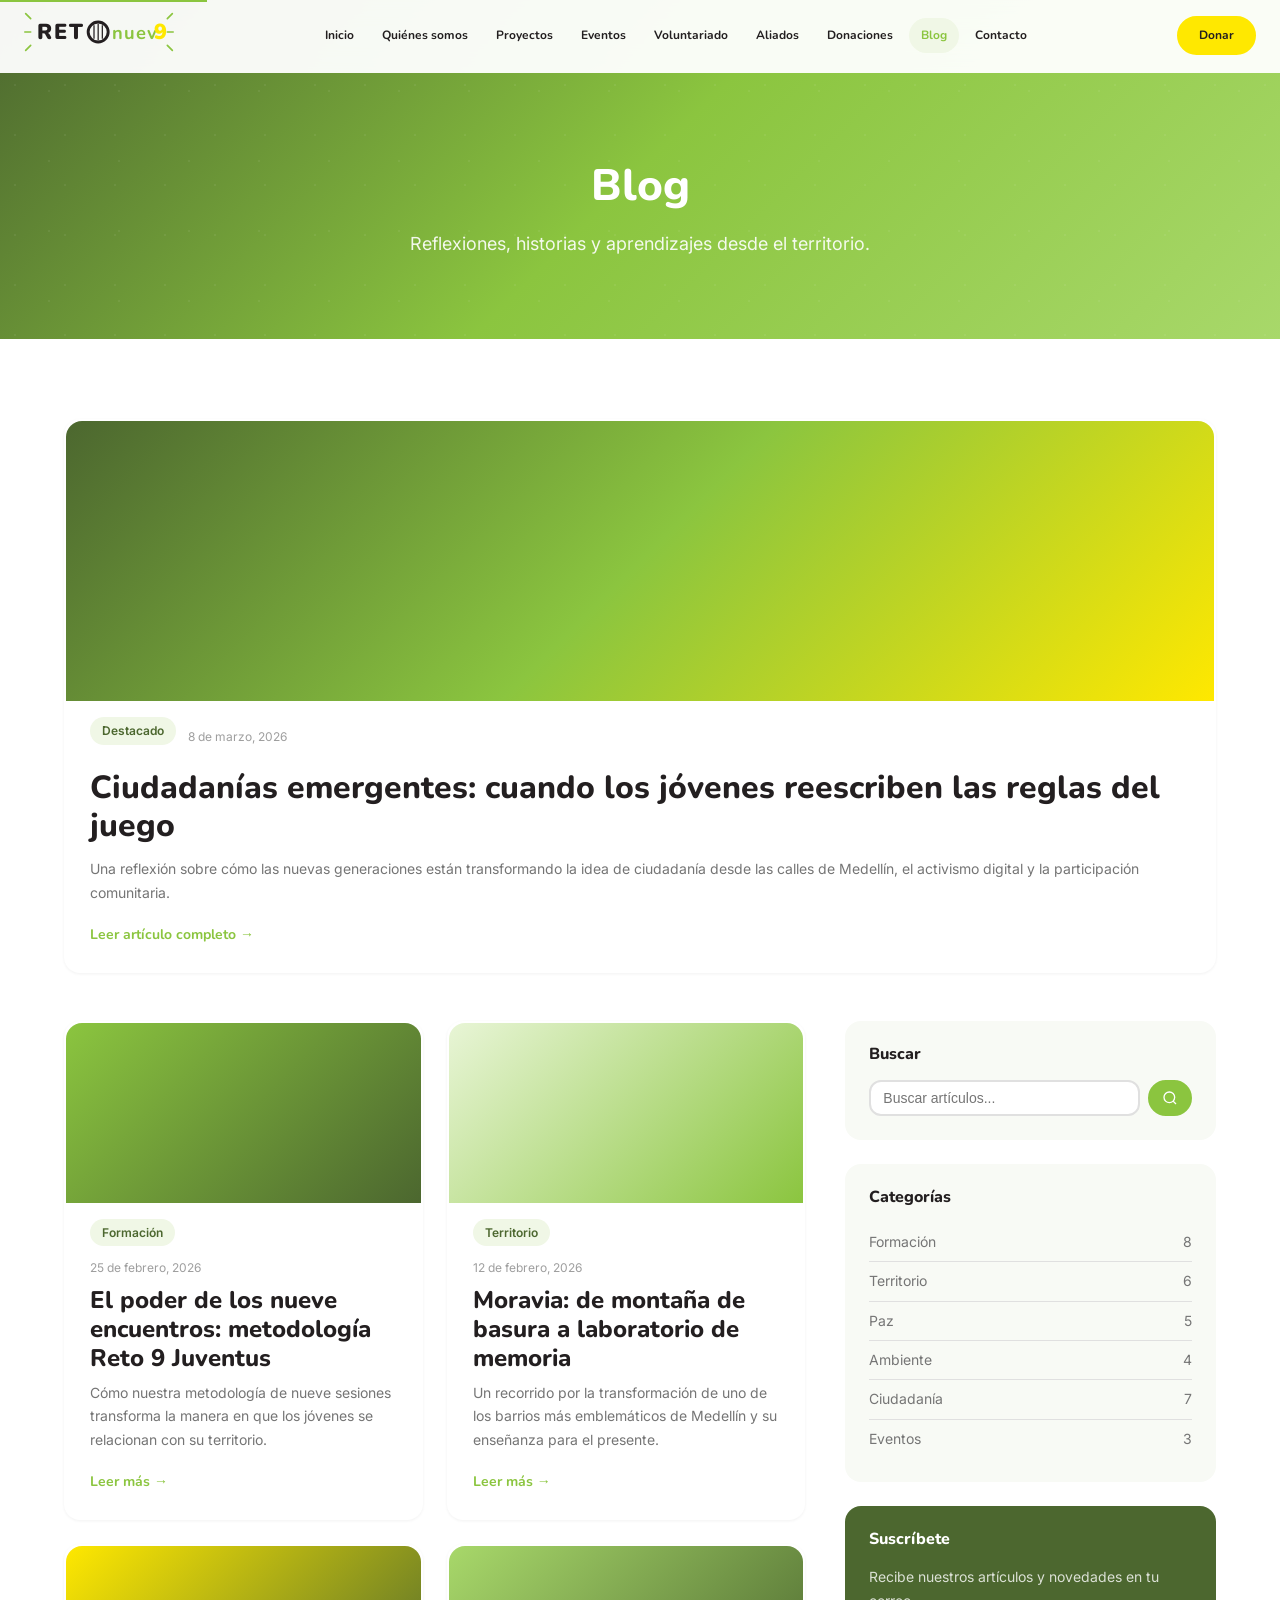
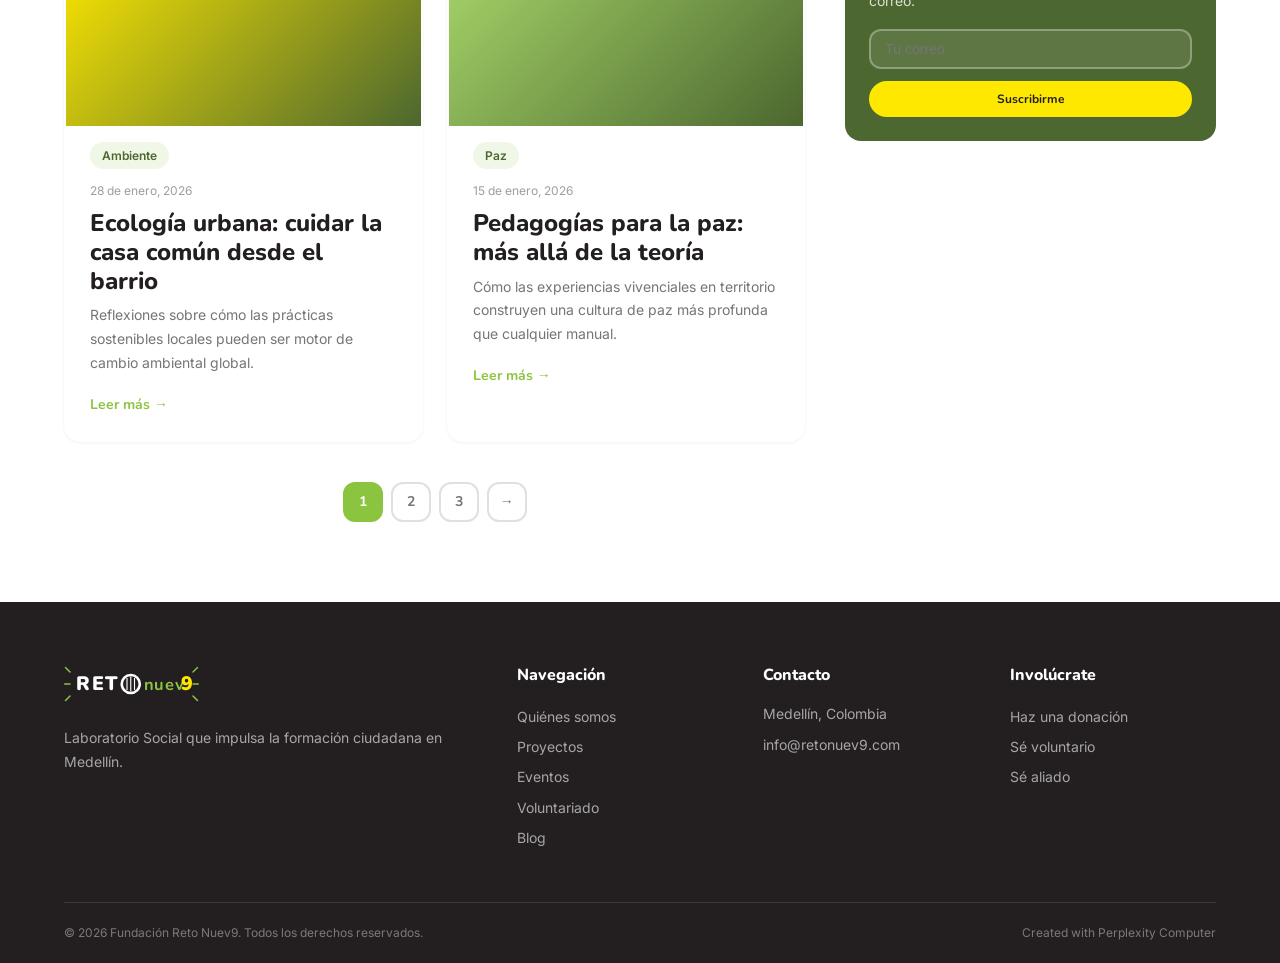
<file: blog.html>
<!DOCTYPE html>
<html lang="es">
<head>
<!--
   ______                            __
  / ____/___  ____ ___  ____  __  __/ /____  _____
 / /   / __ \/ __ `__ \/ __ \/ / / / __/ _ \/ ___/
/ /___/ /_/ / / / / / / /_/ / /_/ / /_/  __/ /
\____/\____/_/ /_/ /_/ .___/\__,_/\__/\___/_/
                    /_/
        Created with Perplexity Computer
        https://www.perplexity.ai/computer
-->
<meta name="generator" content="Perplexity Computer">
<meta name="author" content="Perplexity Computer">
<meta property="og:see_also" content="https://www.perplexity.ai/computer">
<link rel="author" href="https://www.perplexity.ai/computer">
<meta charset="UTF-8">
<meta name="viewport" content="width=device-width, initial-scale=1.0">
<title>Blog — Reto Nuev9</title>
<meta name="description" content="Artículos, reflexiones y noticias del Laboratorio Social Reto 9 sobre formación ciudadana, juventud y territorios.">
<link rel="stylesheet" href="./styles.css">
</head>
<body>
<a href="#main" class="skip-link">Ir al contenido principal</a>

<header class="header" role="banner">
  <div class="header-inner">
    <a href="index.html" class="header-logo" aria-label="Reto Nuev9 — Inicio">
      <svg viewBox="0 0 180 48" fill="none"><line x1="8" y1="8" x2="2" y2="2" stroke="#8bc53f" stroke-width="2" stroke-linecap="round"/><line x1="8" y1="24" x2="1" y2="24" stroke="#8bc53f" stroke-width="2" stroke-linecap="round"/><line x1="8" y1="40" x2="2" y2="46" stroke="#8bc53f" stroke-width="2" stroke-linecap="round"/><line x1="172" y1="8" x2="178" y2="2" stroke="#8bc53f" stroke-width="2" stroke-linecap="round"/><line x1="172" y1="24" x2="179" y2="24" stroke="#8bc53f" stroke-width="2" stroke-linecap="round"/><line x1="172" y1="40" x2="178" y2="46" stroke="#8bc53f" stroke-width="2" stroke-linecap="round"/><text x="16" y="32" font-family="'Nunito', sans-serif" font-weight="900" font-size="26" fill="#231f20" letter-spacing="2">RET</text><circle cx="89" cy="24" r="12" stroke="#231f20" stroke-width="3.5" fill="none"/><line x1="84" y1="16" x2="84" y2="32" stroke="#231f20" stroke-width="1.5"/><line x1="89" y1="14" x2="89" y2="34" stroke="#231f20" stroke-width="1.5"/><line x1="94" y1="16" x2="94" y2="32" stroke="#231f20" stroke-width="1.5"/><text x="106" y="32" font-family="'Nunito', sans-serif" font-weight="700" font-size="22" fill="#8bc53f" letter-spacing="1">nuev</text><text x="156" y="32" font-family="'Nunito', sans-serif" font-weight="900" font-size="26" fill="#ffe800" letter-spacing="0">9</text></svg>
    </a>
    <nav class="header-nav"><a href="index.html">Inicio</a><a href="quienes-somos.html">Quiénes somos</a><a href="proyectos.html">Proyectos</a><a href="eventos.html">Eventos</a><a href="voluntariado.html">Voluntariado</a><a href="aliados.html">Aliados</a><a href="donaciones.html">Donaciones</a><a href="blog.html">Blog</a><a href="contacto.html">Contacto</a></nav>
    <div class="header-actions"><a href="donaciones.html" class="btn btn-accent btn-sm header-donate">Donar</a><button class="menu-toggle" aria-label="Abrir menú"><span></span></button></div>
  </div>
</header>
<div class="mobile-menu-overlay"></div>
<nav class="mobile-menu"><a href="index.html">Inicio</a><a href="quienes-somos.html">Quiénes somos</a><a href="proyectos.html">Proyectos</a><a href="eventos.html">Eventos</a><a href="voluntariado.html">Voluntariado</a><a href="aliados.html">Aliados</a><a href="donaciones.html">Donaciones</a><a href="blog.html">Blog</a><a href="contacto.html">Contacto</a><a href="donaciones.html" class="btn btn-accent">Donar ahora</a></nav>

<main id="main">

<section class="page-hero">
  <div class="container">
    <h1>Blog</h1>
    <p>Reflexiones, historias y aprendizajes desde el territorio.</p>
  </div>
</section>

<section class="section section--white">
  <div class="container">
    <!-- Featured Post -->
    <div class="card blog-featured reveal" style="margin-bottom:48px;">
      <div class="card-image" style="background:linear-gradient(135deg,#4c672f,#8bc53f,#ffe800);height:280px;border-radius:16px 16px 0 0;margin:-24px -24px 16px;"></div>
      <div style="display:flex;gap:12px;align-items:center;margin-bottom:12px;">
        <span class="card-tag">Destacado</span>
        <span style="font-size:0.75rem;color:var(--color-gray-400);">8 de marzo, 2026</span>
      </div>
      <h2 style="margin-bottom:12px;">Ciudadanías emergentes: cuando los jóvenes reescriben las reglas del juego</h2>
      <p style="font-size:0.875rem;color:var(--color-gray-500);margin-bottom:16px;">Una reflexión sobre cómo las nuevas generaciones están transformando la idea de ciudadanía desde las calles de Medellín, el activismo digital y la participación comunitaria.</p>
      <a href="#" class="read-more" style="font-family:var(--font-heading);font-weight:700;color:var(--color-green);font-size:0.875rem;">Leer artículo completo →</a>
    </div>

    <!-- Blog Layout with Sidebar -->
    <div class="blog-layout">
      <div>
        <div class="blog-grid">
          <div class="card blog-card reveal">
            <div class="card-image" style="background:linear-gradient(135deg,#8bc53f,#4c672f);height:180px;border-radius:16px 16px 0 0;margin:-24px -24px 16px;"></div>
            <span class="card-tag">Formación</span>
            <p class="card-date">25 de febrero, 2026</p>
            <h3>El poder de los nueve encuentros: metodología Reto 9 Juventus</h3>
            <p>Cómo nuestra metodología de nueve sesiones transforma la manera en que los jóvenes se relacionan con su territorio.</p>
            <a href="#" class="read-more" style="font-family:var(--font-heading);font-weight:700;color:var(--color-green);font-size:0.875rem;">Leer más →</a>
          </div>
          <div class="card blog-card reveal">
            <div class="card-image" style="background:linear-gradient(135deg,#e8f5d6,#8bc53f);height:180px;border-radius:16px 16px 0 0;margin:-24px -24px 16px;"></div>
            <span class="card-tag">Territorio</span>
            <p class="card-date">12 de febrero, 2026</p>
            <h3>Moravia: de montaña de basura a laboratorio de memoria</h3>
            <p>Un recorrido por la transformación de uno de los barrios más emblemáticos de Medellín y su enseñanza para el presente.</p>
            <a href="#" class="read-more" style="font-family:var(--font-heading);font-weight:700;color:var(--color-green);font-size:0.875rem;">Leer más →</a>
          </div>
          <div class="card blog-card reveal">
            <div class="card-image" style="background:linear-gradient(135deg,#ffe800,#4c672f);height:180px;border-radius:16px 16px 0 0;margin:-24px -24px 16px;"></div>
            <span class="card-tag">Ambiente</span>
            <p class="card-date">28 de enero, 2026</p>
            <h3>Ecología urbana: cuidar la casa común desde el barrio</h3>
            <p>Reflexiones sobre cómo las prácticas sostenibles locales pueden ser motor de cambio ambiental global.</p>
            <a href="#" class="read-more" style="font-family:var(--font-heading);font-weight:700;color:var(--color-green);font-size:0.875rem;">Leer más →</a>
          </div>
          <div class="card blog-card reveal">
            <div class="card-image" style="background:linear-gradient(135deg,#a8d86a,#4c672f);height:180px;border-radius:16px 16px 0 0;margin:-24px -24px 16px;"></div>
            <span class="card-tag">Paz</span>
            <p class="card-date">15 de enero, 2026</p>
            <h3>Pedagogías para la paz: más allá de la teoría</h3>
            <p>Cómo las experiencias vivenciales en territorio construyen una cultura de paz más profunda que cualquier manual.</p>
            <a href="#" class="read-more" style="font-family:var(--font-heading);font-weight:700;color:var(--color-green);font-size:0.875rem;">Leer más →</a>
          </div>
        </div>

        <!-- Pagination -->
        <div class="pagination reveal">
          <a href="#" class="page-link active">1</a>
          <a href="#" class="page-link">2</a>
          <a href="#" class="page-link">3</a>
          <a href="#" class="page-link">→</a>
        </div>
      </div>

      <!-- Sidebar -->
      <aside class="blog-sidebar">
        <div class="sidebar-widget reveal">
          <h4>Buscar</h4>
          <div class="sidebar-search">
            <input type="text" placeholder="Buscar artículos..." aria-label="Buscar">
            <button class="btn btn-primary btn-sm" style="padding:8px 12px;">
              <svg width="16" height="16" viewBox="0 0 24 24" fill="none" stroke="currentColor" stroke-width="2"><circle cx="11" cy="11" r="8"/><line x1="21" y1="21" x2="16.65" y2="16.65"/></svg>
            </button>
          </div>
        </div>

        <div class="sidebar-widget reveal">
          <h4>Categorías</h4>
          <div class="category-list">
            <a href="#">Formación <span>8</span></a>
            <a href="#">Territorio <span>6</span></a>
            <a href="#">Paz <span>5</span></a>
            <a href="#">Ambiente <span>4</span></a>
            <a href="#">Ciudadanía <span>7</span></a>
            <a href="#">Eventos <span>3</span></a>
          </div>
        </div>

        <div class="sidebar-widget reveal" style="background:var(--color-green-dark);color:#fff;border-radius:var(--radius-lg);">
          <h4 style="color:#fff;">Suscríbete</h4>
          <p style="font-size:0.875rem;color:rgba(255,255,255,0.8);margin-bottom:16px;">Recibe nuestros artículos y novedades en tu correo.</p>
          <form>
            <input type="email" placeholder="Tu correo" style="width:100%;padding:10px 14px;border:2px solid rgba(255,255,255,0.3);border-radius:var(--radius-md);background:rgba(255,255,255,0.1);color:#fff;font-size:0.875rem;margin-bottom:12px;outline:none;" required>
            <button type="submit" class="btn btn-accent btn-sm" style="width:100%;">Suscribirme</button>
          </form>
        </div>
      </aside>
    </div>
  </div>
</section>

</main>

<footer class="footer" role="contentinfo">
  <div class="container">
    <div class="footer-grid">
      <div class="footer-col"><div class="footer-logo"><svg viewBox="0 0 180 48" fill="none"><line x1="8" y1="8" x2="2" y2="2" stroke="#8bc53f" stroke-width="2" stroke-linecap="round"/><line x1="8" y1="24" x2="1" y2="24" stroke="#8bc53f" stroke-width="2" stroke-linecap="round"/><line x1="8" y1="40" x2="2" y2="46" stroke="#8bc53f" stroke-width="2" stroke-linecap="round"/><line x1="172" y1="8" x2="178" y2="2" stroke="#8bc53f" stroke-width="2" stroke-linecap="round"/><line x1="172" y1="24" x2="179" y2="24" stroke="#8bc53f" stroke-width="2" stroke-linecap="round"/><line x1="172" y1="40" x2="178" y2="46" stroke="#8bc53f" stroke-width="2" stroke-linecap="round"/><text x="16" y="32" font-family="'Nunito', sans-serif" font-weight="900" font-size="26" fill="#ffffff" letter-spacing="2">RET</text><circle cx="89" cy="24" r="12" stroke="#ffffff" stroke-width="3.5" fill="none"/><line x1="84" y1="16" x2="84" y2="32" stroke="#ffffff" stroke-width="1.5"/><line x1="89" y1="14" x2="89" y2="34" stroke="#ffffff" stroke-width="1.5"/><line x1="94" y1="16" x2="94" y2="32" stroke="#ffffff" stroke-width="1.5"/><text x="106" y="32" font-family="'Nunito', sans-serif" font-weight="700" font-size="22" fill="#8bc53f" letter-spacing="1">nuev</text><text x="156" y="32" font-family="'Nunito', sans-serif" font-weight="900" font-size="26" fill="#ffe800" letter-spacing="0">9</text></svg></div><p>Laboratorio Social que impulsa la formación ciudadana en Medellín.</p></div>
      <div class="footer-col"><h4>Navegación</h4><a href="quienes-somos.html">Quiénes somos</a><a href="proyectos.html">Proyectos</a><a href="eventos.html">Eventos</a><a href="voluntariado.html">Voluntariado</a><a href="blog.html">Blog</a></div>
      <div class="footer-col"><h4>Contacto</h4><p>Medellín, Colombia</p><p style="margin-top:8px;">info@retonuev9.com</p></div>
      <div class="footer-col"><h4>Involúcrate</h4><a href="donaciones.html">Haz una donación</a><a href="voluntariado.html">Sé voluntario</a><a href="aliados.html">Sé aliado</a></div>
    </div>
    <div class="footer-bottom"><p>© 2026 Fundación Reto Nuev9. Todos los derechos reservados.</p><a href="https://www.perplexity.ai/computer" target="_blank" rel="noopener noreferrer">Created with Perplexity Computer</a></div>
  </div>
</footer>
<script src="./main.js"></script>
</body>
</html>
</file>
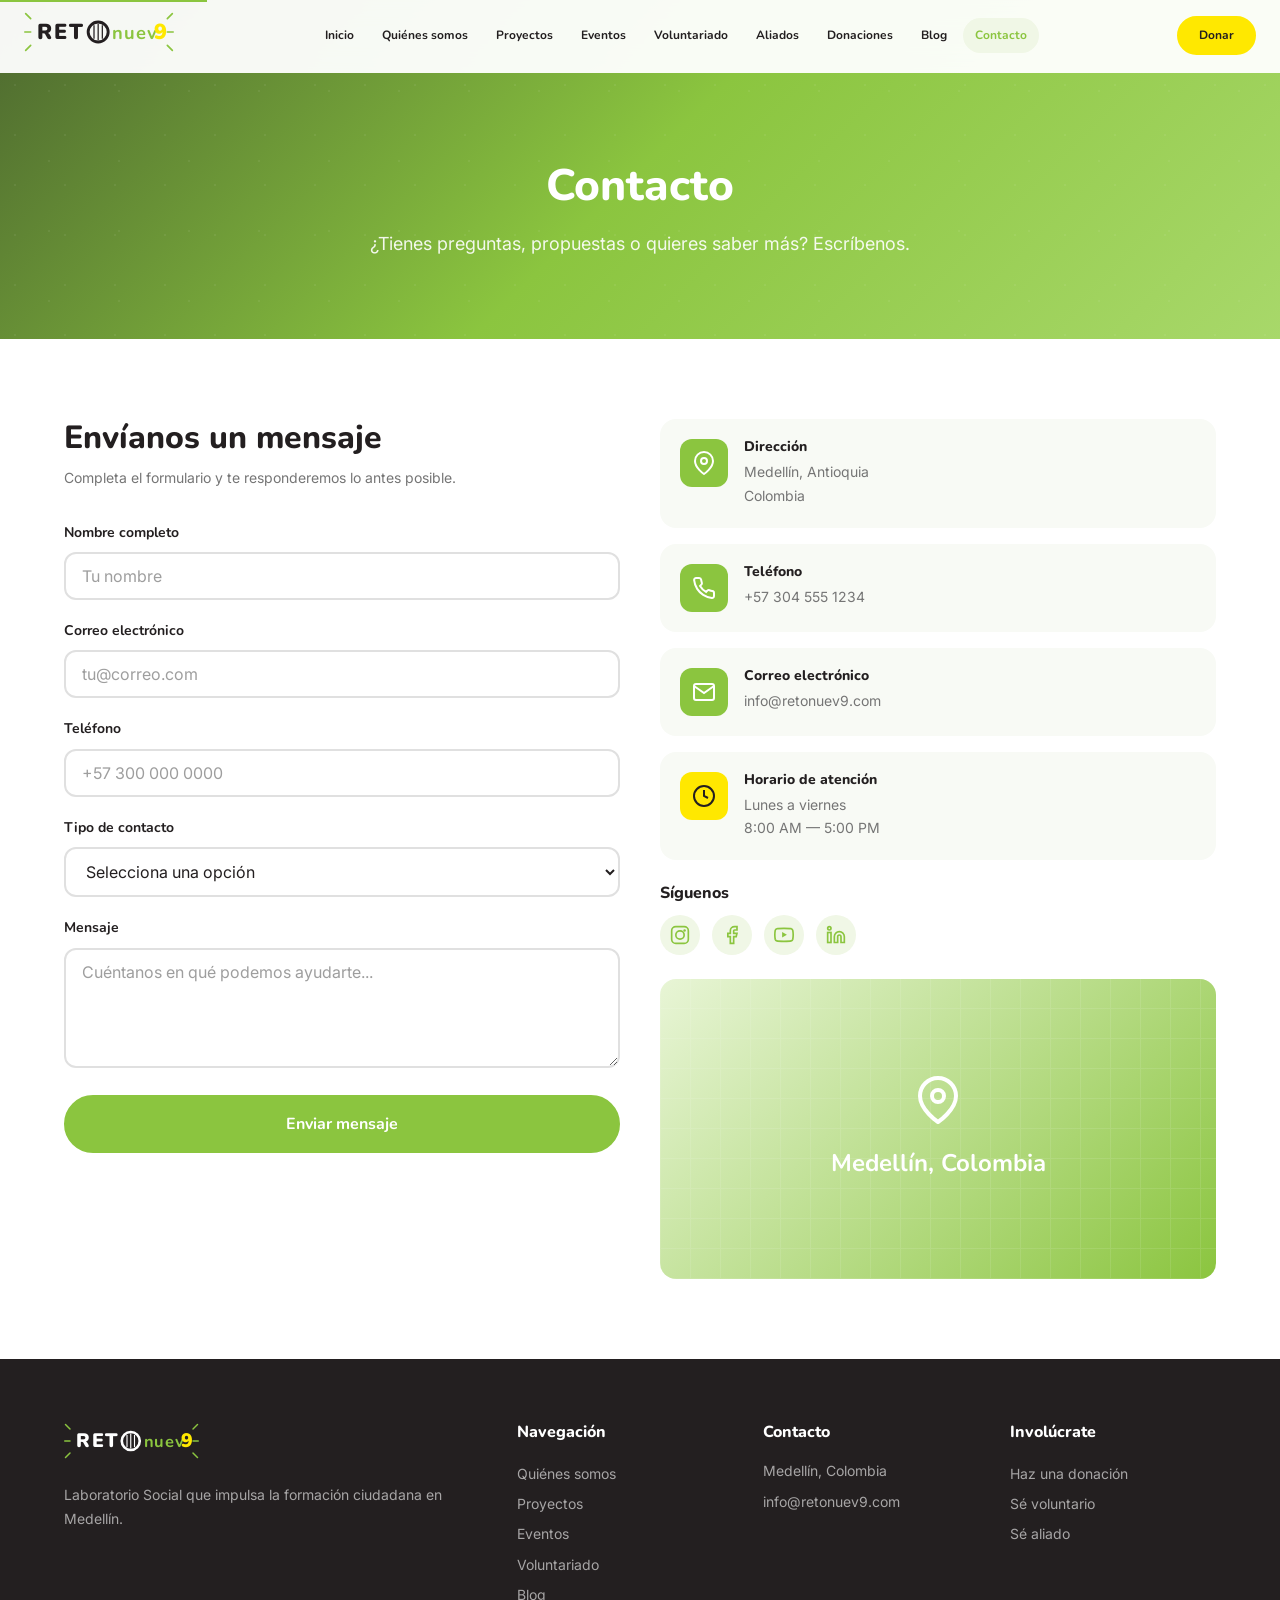
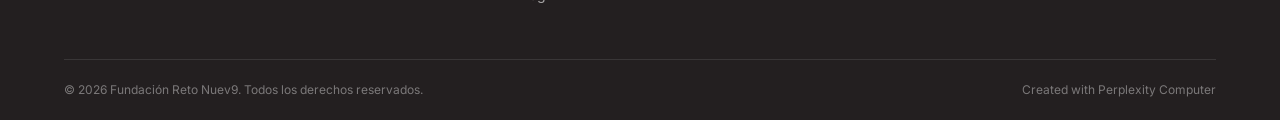
<file: contacto.html>
<!DOCTYPE html>
<html lang="es">
<head>
<!--
   ______                            __
  / ____/___  ____ ___  ____  __  __/ /____  _____
 / /   / __ \/ __ `__ \/ __ \/ / / / __/ _ \/ ___/
/ /___/ /_/ / / / / / / /_/ / /_/ / /_/  __/ /
\____/\____/_/ /_/ /_/ .___/\__,_/\__/\___/_/
                    /_/
        Created with Perplexity Computer
        https://www.perplexity.ai/computer
-->
<meta name="generator" content="Perplexity Computer">
<meta name="author" content="Perplexity Computer">
<meta property="og:see_also" content="https://www.perplexity.ai/computer">
<link rel="author" href="https://www.perplexity.ai/computer">
<meta charset="UTF-8">
<meta name="viewport" content="width=device-width, initial-scale=1.0">
<title>Contacto — Reto Nuev9</title>
<meta name="description" content="Ponte en contacto con el Laboratorio Social Reto 9. Medellín, Colombia.">
<link rel="stylesheet" href="./styles.css">
</head>
<body>
<a href="#main" class="skip-link">Ir al contenido principal</a>

<header class="header" role="banner">
  <div class="header-inner">
    <a href="index.html" class="header-logo" aria-label="Reto Nuev9 — Inicio">
      <svg viewBox="0 0 180 48" fill="none"><line x1="8" y1="8" x2="2" y2="2" stroke="#8bc53f" stroke-width="2" stroke-linecap="round"/><line x1="8" y1="24" x2="1" y2="24" stroke="#8bc53f" stroke-width="2" stroke-linecap="round"/><line x1="8" y1="40" x2="2" y2="46" stroke="#8bc53f" stroke-width="2" stroke-linecap="round"/><line x1="172" y1="8" x2="178" y2="2" stroke="#8bc53f" stroke-width="2" stroke-linecap="round"/><line x1="172" y1="24" x2="179" y2="24" stroke="#8bc53f" stroke-width="2" stroke-linecap="round"/><line x1="172" y1="40" x2="178" y2="46" stroke="#8bc53f" stroke-width="2" stroke-linecap="round"/><text x="16" y="32" font-family="'Nunito', sans-serif" font-weight="900" font-size="26" fill="#231f20" letter-spacing="2">RET</text><circle cx="89" cy="24" r="12" stroke="#231f20" stroke-width="3.5" fill="none"/><line x1="84" y1="16" x2="84" y2="32" stroke="#231f20" stroke-width="1.5"/><line x1="89" y1="14" x2="89" y2="34" stroke="#231f20" stroke-width="1.5"/><line x1="94" y1="16" x2="94" y2="32" stroke="#231f20" stroke-width="1.5"/><text x="106" y="32" font-family="'Nunito', sans-serif" font-weight="700" font-size="22" fill="#8bc53f" letter-spacing="1">nuev</text><text x="156" y="32" font-family="'Nunito', sans-serif" font-weight="900" font-size="26" fill="#ffe800" letter-spacing="0">9</text></svg>
    </a>
    <nav class="header-nav"><a href="index.html">Inicio</a><a href="quienes-somos.html">Quiénes somos</a><a href="proyectos.html">Proyectos</a><a href="eventos.html">Eventos</a><a href="voluntariado.html">Voluntariado</a><a href="aliados.html">Aliados</a><a href="donaciones.html">Donaciones</a><a href="blog.html">Blog</a><a href="contacto.html">Contacto</a></nav>
    <div class="header-actions"><a href="donaciones.html" class="btn btn-accent btn-sm header-donate">Donar</a><button class="menu-toggle" aria-label="Abrir menú"><span></span></button></div>
  </div>
</header>
<div class="mobile-menu-overlay"></div>
<nav class="mobile-menu"><a href="index.html">Inicio</a><a href="quienes-somos.html">Quiénes somos</a><a href="proyectos.html">Proyectos</a><a href="eventos.html">Eventos</a><a href="voluntariado.html">Voluntariado</a><a href="aliados.html">Aliados</a><a href="donaciones.html">Donaciones</a><a href="blog.html">Blog</a><a href="contacto.html">Contacto</a><a href="donaciones.html" class="btn btn-accent">Donar ahora</a></nav>

<main id="main">

<section class="page-hero">
  <div class="container">
    <h1>Contacto</h1>
    <p>¿Tienes preguntas, propuestas o quieres saber más? Escríbenos.</p>
  </div>
</section>

<section class="section section--white">
  <div class="container">
    <div class="contact-grid">
      <!-- FORM -->
      <div class="reveal">
        <h2 style="margin-bottom:8px;">Envíanos un mensaje</h2>
        <p style="margin-bottom:32px;font-size:0.875rem;color:var(--color-gray-500);">Completa el formulario y te responderemos lo antes posible.</p>

        <form>
          <div class="form-group">
            <label class="form-label" for="ct-name">Nombre completo</label>
            <input type="text" id="ct-name" class="form-input" placeholder="Tu nombre" required>
          </div>
          <div class="form-group">
            <label class="form-label" for="ct-email">Correo electrónico</label>
            <input type="email" id="ct-email" class="form-input" placeholder="tu@correo.com" required>
          </div>
          <div class="form-group">
            <label class="form-label" for="ct-phone">Teléfono</label>
            <input type="tel" id="ct-phone" class="form-input" placeholder="+57 300 000 0000">
          </div>
          <div class="form-group">
            <label class="form-label" for="ct-type">Tipo de contacto</label>
            <select id="ct-type" class="form-select">
              <option value="">Selecciona una opción</option>
              <option>Información general</option>
              <option>Alianza / Colaboración</option>
              <option>Patrocinio</option>
              <option>Prensa / Medios</option>
              <option>Otro</option>
            </select>
          </div>
          <div class="form-group">
            <label class="form-label" for="ct-message">Mensaje</label>
            <textarea id="ct-message" class="form-textarea" placeholder="Cuéntanos en qué podemos ayudarte..." required></textarea>
          </div>
          <button type="submit" class="btn btn-primary btn-lg" style="width:100%;">Enviar mensaje</button>
        </form>
      </div>

      <!-- INFO -->
      <div>
        <div class="contact-info-cards reveal">
          <div class="contact-info-card">
            <div class="contact-icon">
              <svg viewBox="0 0 24 24" fill="none" stroke="currentColor" stroke-width="2"><path d="M21 10c0 7-9 13-9 13s-9-6-9-13a9 9 0 0 1 18 0z"/><circle cx="12" cy="10" r="3"/></svg>
            </div>
            <div>
              <h4>Dirección</h4>
              <p>Medellín, Antioquia<br>Colombia</p>
            </div>
          </div>
          <div class="contact-info-card">
            <div class="contact-icon">
              <svg viewBox="0 0 24 24" fill="none" stroke="currentColor" stroke-width="2"><path d="M22 16.92v3a2 2 0 0 1-2.18 2 19.79 19.79 0 0 1-8.63-3.07 19.5 19.5 0 0 1-6-6 19.79 19.79 0 0 1-3.07-8.67A2 2 0 0 1 4.11 2h3a2 2 0 0 1 2 1.72 12.84 12.84 0 0 0 .7 2.81 2 2 0 0 1-.45 2.11L8.09 9.91a16 16 0 0 0 6 6l1.27-1.27a2 2 0 0 1 2.11-.45 12.84 12.84 0 0 0 2.81.7A2 2 0 0 1 22 16.92z"/></svg>
            </div>
            <div>
              <h4>Teléfono</h4>
              <p>+57 304 555 1234</p>
            </div>
          </div>
          <div class="contact-info-card">
            <div class="contact-icon">
              <svg viewBox="0 0 24 24" fill="none" stroke="currentColor" stroke-width="2"><path d="M4 4h16c1.1 0 2 .9 2 2v12c0 1.1-.9 2-2 2H4c-1.1 0-2-.9-2-2V6c0-1.1.9-2 2-2z"/><polyline points="22,6 12,13 2,6"/></svg>
            </div>
            <div>
              <h4>Correo electrónico</h4>
              <p>info@retonuev9.com</p>
            </div>
          </div>
          <div class="contact-info-card">
            <div class="contact-icon" style="background:var(--color-yellow);">
              <svg viewBox="0 0 24 24" fill="none" stroke="var(--color-dark)" stroke-width="2"><circle cx="12" cy="12" r="10"/><polyline points="12 6 12 12 16 14"/></svg>
            </div>
            <div>
              <h4>Horario de atención</h4>
              <p>Lunes a viernes<br>8:00 AM — 5:00 PM</p>
            </div>
          </div>
        </div>

        <!-- Social Media -->
        <div class="reveal" style="margin-top:24px;">
          <h4 style="font-family:var(--font-heading);margin-bottom:12px;">Síguenos</h4>
          <div class="footer-social" style="margin-top:0;">
            <a href="#" target="_blank" rel="noopener noreferrer" aria-label="Instagram" style="background:var(--color-bg-green-tint);color:var(--color-green);">
              <svg width="20" height="20" viewBox="0 0 24 24" fill="none" stroke="currentColor" stroke-width="2"><rect x="2" y="2" width="20" height="20" rx="5"/><circle cx="12" cy="12" r="5"/><circle cx="17.5" cy="6.5" r="1.5" fill="currentColor" stroke="none"/></svg>
            </a>
            <a href="#" target="_blank" rel="noopener noreferrer" aria-label="Facebook" style="background:var(--color-bg-green-tint);color:var(--color-green);">
              <svg width="20" height="20" viewBox="0 0 24 24" fill="none" stroke="currentColor" stroke-width="2"><path d="M18 2h-3a5 5 0 0 0-5 5v3H7v4h3v8h4v-8h3l1-4h-4V7a1 1 0 0 1 1-1h3z"/></svg>
            </a>
            <a href="#" target="_blank" rel="noopener noreferrer" aria-label="YouTube" style="background:var(--color-bg-green-tint);color:var(--color-green);">
              <svg width="20" height="20" viewBox="0 0 24 24" fill="none" stroke="currentColor" stroke-width="2"><path d="M22.54 6.42a2.78 2.78 0 0 0-1.94-2C18.88 4 12 4 12 4s-6.88 0-8.6.46a2.78 2.78 0 0 0-1.94 2A29 29 0 0 0 1 11.75a29 29 0 0 0 .46 5.33A2.78 2.78 0 0 0 3.4 19.1c1.72.46 8.6.46 8.6.46s6.88 0 8.6-.46a2.78 2.78 0 0 0 1.94-2 29 29 0 0 0 .46-5.25 29 29 0 0 0-.46-5.43z"/><polygon points="9.75 15.02 15.5 11.75 9.75 8.48 9.75 15.02" fill="currentColor" stroke="none"/></svg>
            </a>
            <a href="#" target="_blank" rel="noopener noreferrer" aria-label="LinkedIn" style="background:var(--color-bg-green-tint);color:var(--color-green);">
              <svg width="20" height="20" viewBox="0 0 24 24" fill="none" stroke="currentColor" stroke-width="2"><path d="M16 8a6 6 0 0 1 6 6v7h-4v-7a2 2 0 0 0-2-2 2 2 0 0 0-2 2v7h-4v-7a6 6 0 0 1 6-6z"/><rect x="2" y="9" width="4" height="12"/><circle cx="4" cy="4" r="2"/></svg>
            </a>
          </div>
        </div>

        <!-- Map Placeholder -->
        <div class="map-placeholder reveal" style="margin-top:24px;">
          <div style="position:relative;z-index:2;text-align:center;">
            <svg width="48" height="48" viewBox="0 0 24 24" fill="none" stroke="#fff" stroke-width="2" style="margin-bottom:8px;"><path d="M21 10c0 7-9 13-9 13s-9-6-9-13a9 9 0 0 1 18 0z"/><circle cx="12" cy="10" r="3"/></svg>
            <br>Medellín, Colombia
          </div>
        </div>
      </div>
    </div>
  </div>
</section>

</main>

<footer class="footer" role="contentinfo">
  <div class="container">
    <div class="footer-grid">
      <div class="footer-col"><div class="footer-logo"><svg viewBox="0 0 180 48" fill="none"><line x1="8" y1="8" x2="2" y2="2" stroke="#8bc53f" stroke-width="2" stroke-linecap="round"/><line x1="8" y1="24" x2="1" y2="24" stroke="#8bc53f" stroke-width="2" stroke-linecap="round"/><line x1="8" y1="40" x2="2" y2="46" stroke="#8bc53f" stroke-width="2" stroke-linecap="round"/><line x1="172" y1="8" x2="178" y2="2" stroke="#8bc53f" stroke-width="2" stroke-linecap="round"/><line x1="172" y1="24" x2="179" y2="24" stroke="#8bc53f" stroke-width="2" stroke-linecap="round"/><line x1="172" y1="40" x2="178" y2="46" stroke="#8bc53f" stroke-width="2" stroke-linecap="round"/><text x="16" y="32" font-family="'Nunito', sans-serif" font-weight="900" font-size="26" fill="#ffffff" letter-spacing="2">RET</text><circle cx="89" cy="24" r="12" stroke="#ffffff" stroke-width="3.5" fill="none"/><line x1="84" y1="16" x2="84" y2="32" stroke="#ffffff" stroke-width="1.5"/><line x1="89" y1="14" x2="89" y2="34" stroke="#ffffff" stroke-width="1.5"/><line x1="94" y1="16" x2="94" y2="32" stroke="#ffffff" stroke-width="1.5"/><text x="106" y="32" font-family="'Nunito', sans-serif" font-weight="700" font-size="22" fill="#8bc53f" letter-spacing="1">nuev</text><text x="156" y="32" font-family="'Nunito', sans-serif" font-weight="900" font-size="26" fill="#ffe800" letter-spacing="0">9</text></svg></div><p>Laboratorio Social que impulsa la formación ciudadana en Medellín.</p></div>
      <div class="footer-col"><h4>Navegación</h4><a href="quienes-somos.html">Quiénes somos</a><a href="proyectos.html">Proyectos</a><a href="eventos.html">Eventos</a><a href="voluntariado.html">Voluntariado</a><a href="blog.html">Blog</a></div>
      <div class="footer-col"><h4>Contacto</h4><p>Medellín, Colombia</p><p style="margin-top:8px;">info@retonuev9.com</p></div>
      <div class="footer-col"><h4>Involúcrate</h4><a href="donaciones.html">Haz una donación</a><a href="voluntariado.html">Sé voluntario</a><a href="aliados.html">Sé aliado</a></div>
    </div>
    <div class="footer-bottom"><p>© 2026 Fundación Reto Nuev9. Todos los derechos reservados.</p><a href="https://www.perplexity.ai/computer" target="_blank" rel="noopener noreferrer">Created with Perplexity Computer</a></div>
  </div>
</footer>
<script src="./main.js"></script>
</body>
</html>
</file>
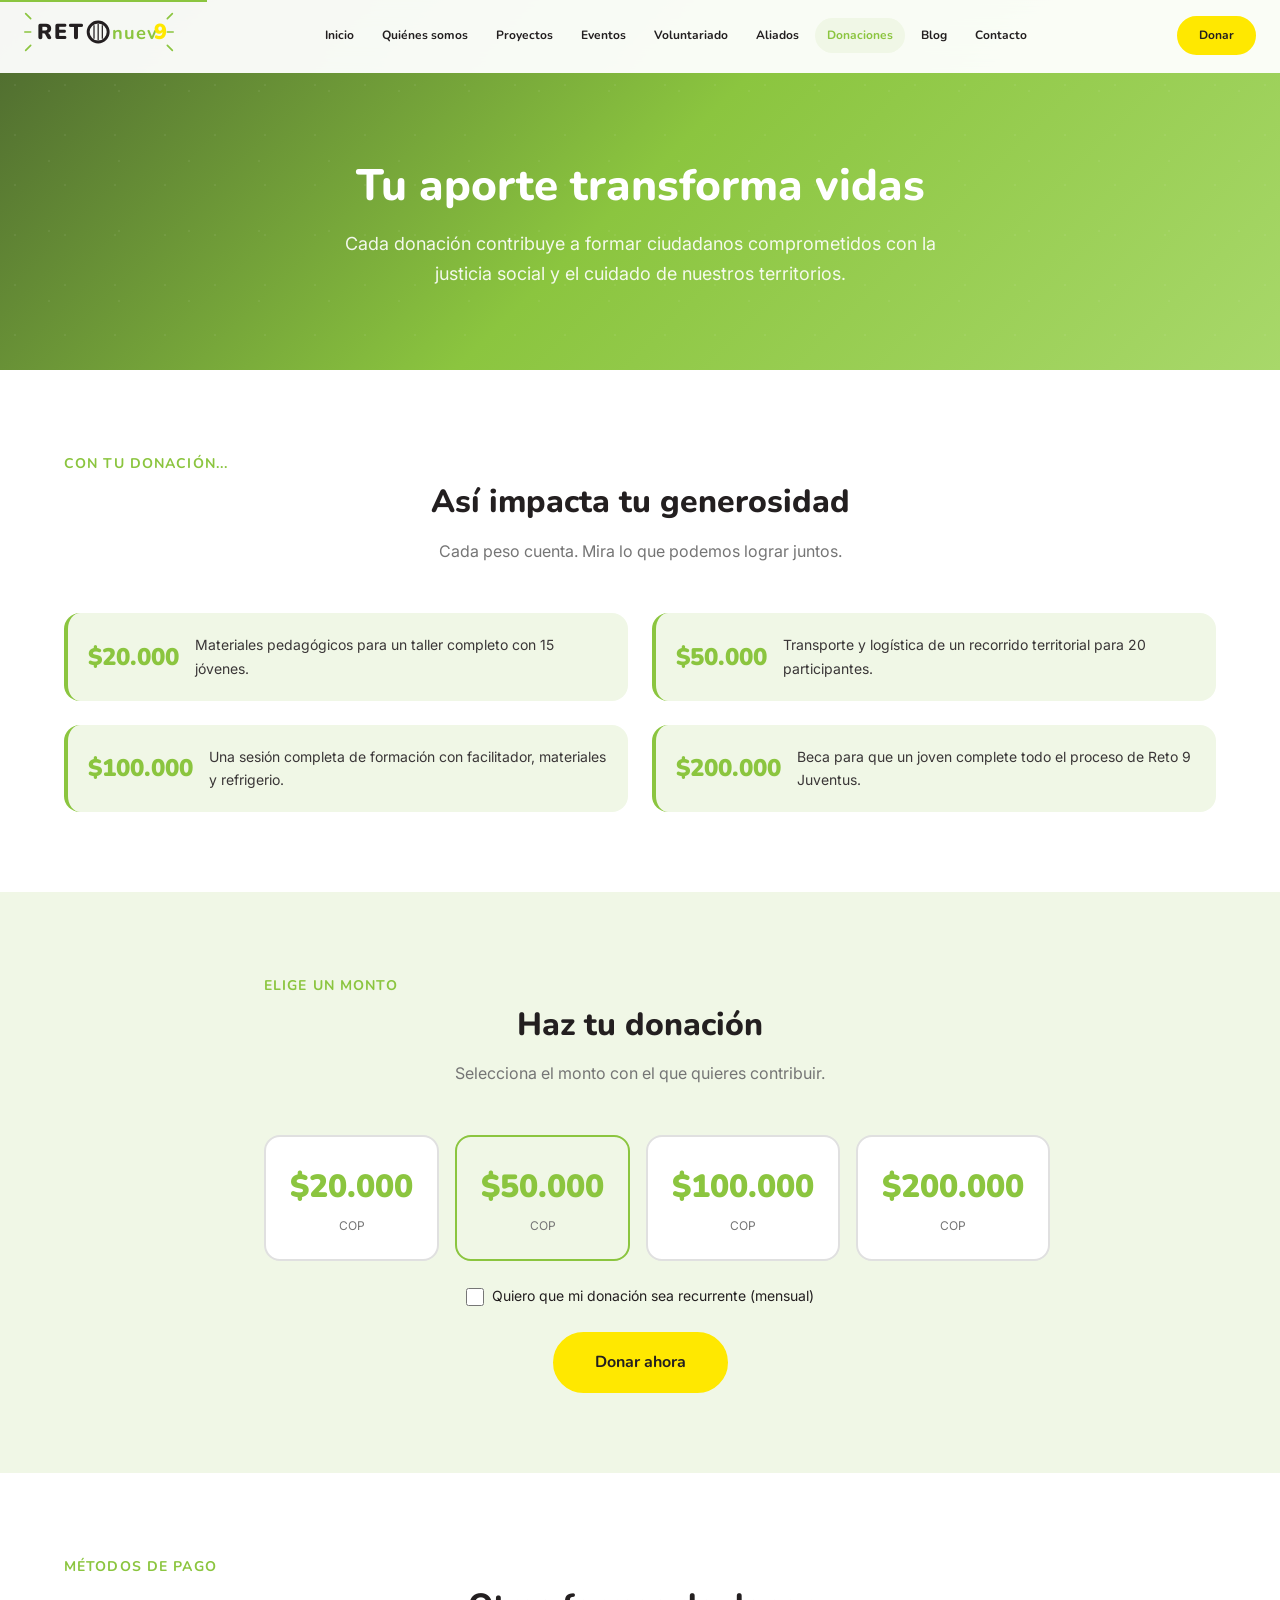
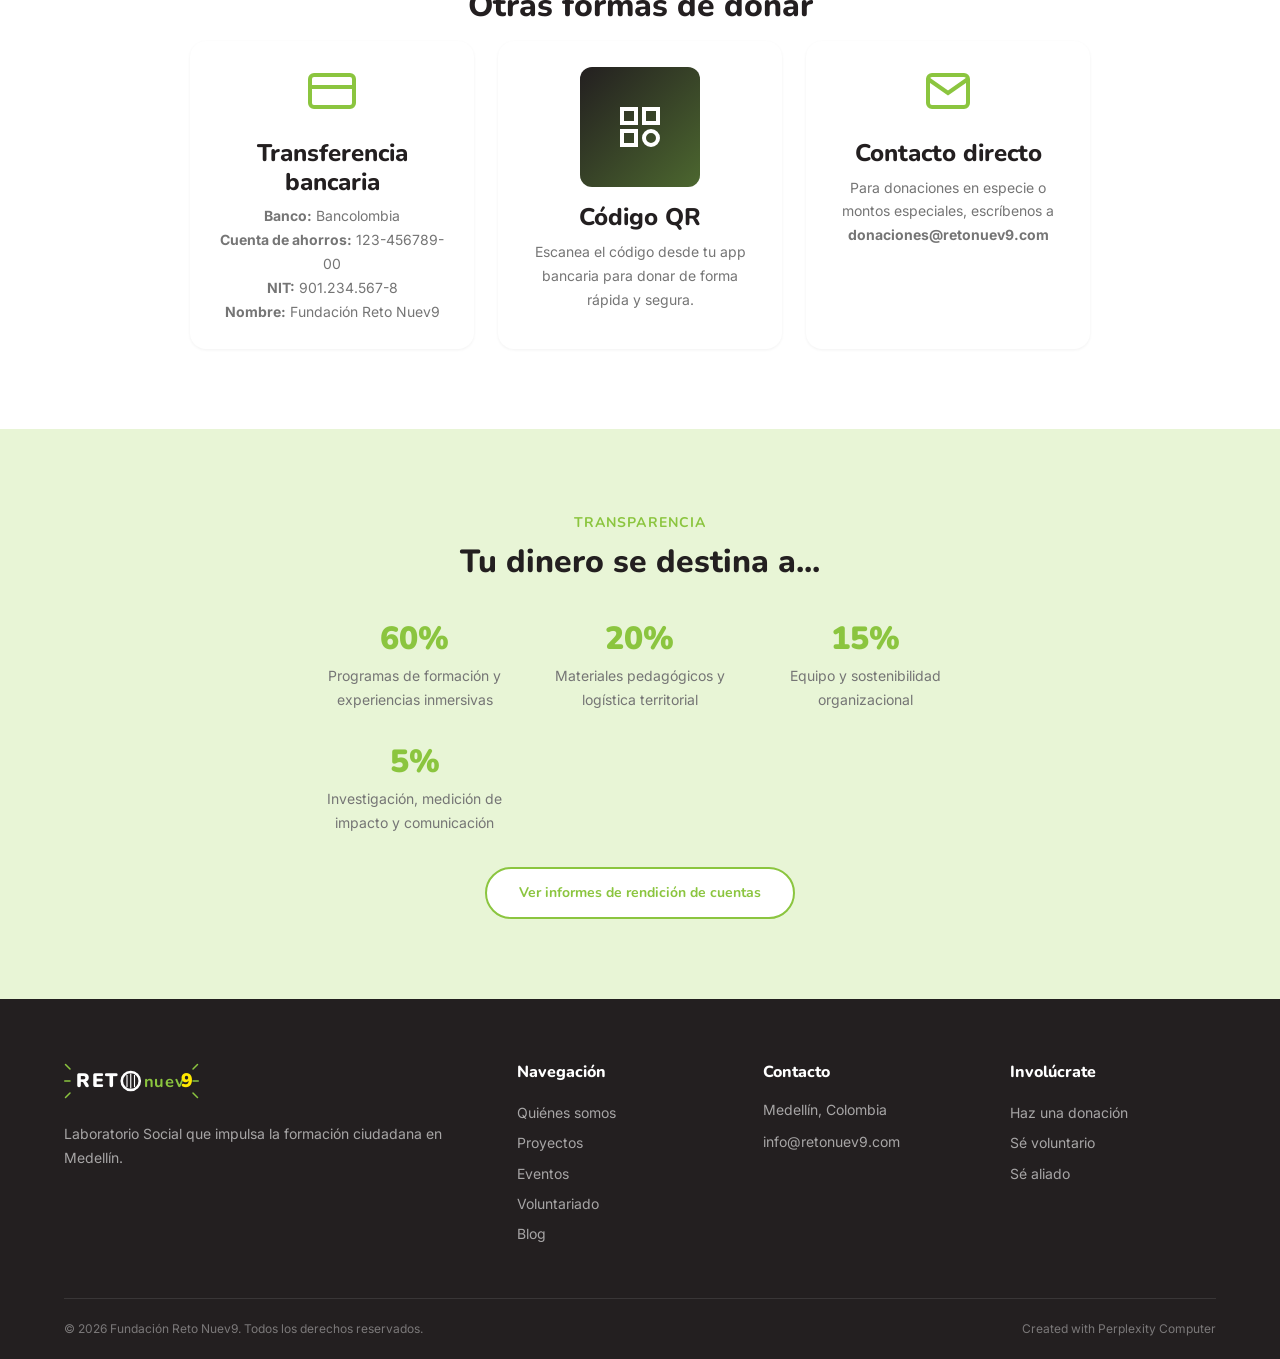
<file: donaciones.html>
<!DOCTYPE html>
<html lang="es">
<head>
<!--
   ______                            __
  / ____/___  ____ ___  ____  __  __/ /____  _____
 / /   / __ \/ __ `__ \/ __ \/ / / / __/ _ \/ ___/
/ /___/ /_/ / / / / / / /_/ / /_/ / /_/  __/ /
\____/\____/_/ /_/ /_/ .___/\__,_/\__/\___/_/
                    /_/
        Created with Perplexity Computer
        https://www.perplexity.ai/computer
-->
<meta name="generator" content="Perplexity Computer">
<meta name="author" content="Perplexity Computer">
<meta property="og:see_also" content="https://www.perplexity.ai/computer">
<link rel="author" href="https://www.perplexity.ai/computer">
<meta charset="UTF-8">
<meta name="viewport" content="width=device-width, initial-scale=1.0">
<title>Donaciones — Reto Nuev9</title>
<meta name="description" content="Haz una donación al Laboratorio Social Reto 9 y contribuye a la formación ciudadana de jóvenes en Medellín.">
<link rel="stylesheet" href="./styles.css">
</head>
<body>
<a href="#main" class="skip-link">Ir al contenido principal</a>

<header class="header" role="banner">
  <div class="header-inner">
    <a href="index.html" class="header-logo" aria-label="Reto Nuev9 — Inicio">
      <svg viewBox="0 0 180 48" fill="none"><line x1="8" y1="8" x2="2" y2="2" stroke="#8bc53f" stroke-width="2" stroke-linecap="round"/><line x1="8" y1="24" x2="1" y2="24" stroke="#8bc53f" stroke-width="2" stroke-linecap="round"/><line x1="8" y1="40" x2="2" y2="46" stroke="#8bc53f" stroke-width="2" stroke-linecap="round"/><line x1="172" y1="8" x2="178" y2="2" stroke="#8bc53f" stroke-width="2" stroke-linecap="round"/><line x1="172" y1="24" x2="179" y2="24" stroke="#8bc53f" stroke-width="2" stroke-linecap="round"/><line x1="172" y1="40" x2="178" y2="46" stroke="#8bc53f" stroke-width="2" stroke-linecap="round"/><text x="16" y="32" font-family="'Nunito', sans-serif" font-weight="900" font-size="26" fill="#231f20" letter-spacing="2">RET</text><circle cx="89" cy="24" r="12" stroke="#231f20" stroke-width="3.5" fill="none"/><line x1="84" y1="16" x2="84" y2="32" stroke="#231f20" stroke-width="1.5"/><line x1="89" y1="14" x2="89" y2="34" stroke="#231f20" stroke-width="1.5"/><line x1="94" y1="16" x2="94" y2="32" stroke="#231f20" stroke-width="1.5"/><text x="106" y="32" font-family="'Nunito', sans-serif" font-weight="700" font-size="22" fill="#8bc53f" letter-spacing="1">nuev</text><text x="156" y="32" font-family="'Nunito', sans-serif" font-weight="900" font-size="26" fill="#ffe800" letter-spacing="0">9</text></svg>
    </a>
    <nav class="header-nav"><a href="index.html">Inicio</a><a href="quienes-somos.html">Quiénes somos</a><a href="proyectos.html">Proyectos</a><a href="eventos.html">Eventos</a><a href="voluntariado.html">Voluntariado</a><a href="aliados.html">Aliados</a><a href="donaciones.html">Donaciones</a><a href="blog.html">Blog</a><a href="contacto.html">Contacto</a></nav>
    <div class="header-actions"><a href="donaciones.html" class="btn btn-accent btn-sm header-donate">Donar</a><button class="menu-toggle" aria-label="Abrir menú"><span></span></button></div>
  </div>
</header>
<div class="mobile-menu-overlay"></div>
<nav class="mobile-menu"><a href="index.html">Inicio</a><a href="quienes-somos.html">Quiénes somos</a><a href="proyectos.html">Proyectos</a><a href="eventos.html">Eventos</a><a href="voluntariado.html">Voluntariado</a><a href="aliados.html">Aliados</a><a href="donaciones.html">Donaciones</a><a href="blog.html">Blog</a><a href="contacto.html">Contacto</a><a href="donaciones.html" class="btn btn-accent">Donar ahora</a></nav>

<main id="main">

<section class="page-hero">
  <div class="container">
    <h1>Tu aporte transforma vidas</h1>
    <p>Cada donación contribuye a formar ciudadanos comprometidos con la justicia social y el cuidado de nuestros territorios.</p>
  </div>
</section>

<!-- IMPACT VISUALIZATION -->
<section class="section section--white">
  <div class="container">
    <span class="section-label reveal">Con tu donación...</span>
    <h2 class="section-title reveal">Así impacta tu generosidad</h2>
    <p class="section-subtitle reveal">Cada peso cuenta. Mira lo que podemos lograr juntos.</p>

    <div class="impact-viz reveal">
      <div class="impact-viz-card">
        <div class="viz-amount">$20.000</div>
        <p>Materiales pedagógicos para un taller completo con 15 jóvenes.</p>
      </div>
      <div class="impact-viz-card">
        <div class="viz-amount">$50.000</div>
        <p>Transporte y logística de un recorrido territorial para 20 participantes.</p>
      </div>
      <div class="impact-viz-card">
        <div class="viz-amount">$100.000</div>
        <p>Una sesión completa de formación con facilitador, materiales y refrigerio.</p>
      </div>
      <div class="impact-viz-card">
        <div class="viz-amount">$200.000</div>
        <p>Beca para que un joven complete todo el proceso de Reto 9 Juventus.</p>
      </div>
    </div>
  </div>
</section>

<!-- DONATION AMOUNTS -->
<section class="section section--tint">
  <div class="container" style="max-width:800px;">
    <span class="section-label reveal">Elige un monto</span>
    <h2 class="section-title reveal">Haz tu donación</h2>
    <p class="section-subtitle reveal">Selecciona el monto con el que quieres contribuir.</p>

    <div class="donation-amounts reveal">
      <div class="amount-card">
        <div class="amount">$20.000</div>
        <div class="amount-label">COP</div>
      </div>
      <div class="amount-card selected">
        <div class="amount">$50.000</div>
        <div class="amount-label">COP</div>
      </div>
      <div class="amount-card">
        <div class="amount">$100.000</div>
        <div class="amount-label">COP</div>
      </div>
      <div class="amount-card">
        <div class="amount">$200.000</div>
        <div class="amount-label">COP</div>
      </div>
    </div>

    <div class="reveal" style="text-align:center;margin-top:24px;">
      <label class="form-checkbox-label" style="justify-content:center;margin-bottom:24px;">
        <input type="checkbox"> Quiero que mi donación sea recurrente (mensual)
      </label>
      <a href="#" class="btn btn-accent btn-lg">Donar ahora</a>
    </div>
  </div>
</section>

<!-- DONATION METHODS -->
<section class="section section--white">
  <div class="container">
    <span class="section-label reveal">Métodos de pago</span>
    <h2 class="section-title reveal">Otras formas de donar</h2>

    <div class="projects-grid reveal" style="max-width:900px;margin:0 auto;">
      <div class="card" style="text-align:center;">
        <svg width="48" height="48" viewBox="0 0 24 24" fill="none" stroke="var(--color-green)" stroke-width="2" style="margin:0 auto 16px;"><rect x="1" y="4" width="22" height="16" rx="2"/><line x1="1" y1="10" x2="23" y2="10"/></svg>
        <h3>Transferencia bancaria</h3>
        <p style="font-size:0.875rem;color:var(--color-gray-500);margin-top:8px;">
          <strong>Banco:</strong> Bancolombia<br>
          <strong>Cuenta de ahorros:</strong> 123-456789-00<br>
          <strong>NIT:</strong> 901.234.567-8<br>
          <strong>Nombre:</strong> Fundación Reto Nuev9
        </p>
      </div>
      <div class="card" style="text-align:center;">
        <div style="width:120px;height:120px;background:linear-gradient(135deg,var(--color-dark),var(--color-green-dark));border-radius:var(--radius-md);margin:0 auto 16px;display:flex;align-items:center;justify-content:center;">
          <svg width="48" height="48" viewBox="0 0 24 24" fill="none" stroke="#fff" stroke-width="2"><rect x="3" y="3" width="7" height="7"/><rect x="14" y="3" width="7" height="7"/><rect x="3" y="14" width="7" height="7"/><circle cx="17.5" cy="17.5" r="3.5"/></svg>
        </div>
        <h3>Código QR</h3>
        <p style="font-size:0.875rem;color:var(--color-gray-500);margin-top:8px;">Escanea el código desde tu app bancaria para donar de forma rápida y segura.</p>
      </div>
      <div class="card" style="text-align:center;">
        <svg width="48" height="48" viewBox="0 0 24 24" fill="none" stroke="var(--color-green)" stroke-width="2" style="margin:0 auto 16px;"><path d="M4 4h16c1.1 0 2 .9 2 2v12c0 1.1-.9 2-2 2H4c-1.1 0-2-.9-2-2V6c0-1.1.9-2 2-2z"/><polyline points="22,6 12,13 2,6"/></svg>
        <h3>Contacto directo</h3>
        <p style="font-size:0.875rem;color:var(--color-gray-500);margin-top:8px;">Para donaciones en especie o montos especiales, escríbenos a <strong>donaciones@retonuev9.com</strong></p>
      </div>
    </div>
  </div>
</section>

<!-- TRANSPARENCY -->
<section class="section section--tint2">
  <div class="container" style="text-align:center;max-width:700px;">
    <span class="section-label reveal">Transparencia</span>
    <h2 class="section-title reveal">Tu dinero se destina a...</h2>
    <div class="reveal" style="display:grid;grid-template-columns:repeat(auto-fit,minmax(200px,1fr));gap:24px;margin-top:32px;">
      <div style="text-align:center;">
        <div style="font-family:var(--font-heading);font-size:2rem;font-weight:900;color:var(--color-green);">60%</div>
        <p style="font-size:0.875rem;color:var(--color-gray-500);">Programas de formación y experiencias inmersivas</p>
      </div>
      <div style="text-align:center;">
        <div style="font-family:var(--font-heading);font-size:2rem;font-weight:900;color:var(--color-green);">20%</div>
        <p style="font-size:0.875rem;color:var(--color-gray-500);">Materiales pedagógicos y logística territorial</p>
      </div>
      <div style="text-align:center;">
        <div style="font-family:var(--font-heading);font-size:2rem;font-weight:900;color:var(--color-green);">15%</div>
        <p style="font-size:0.875rem;color:var(--color-gray-500);">Equipo y sostenibilidad organizacional</p>
      </div>
      <div style="text-align:center;">
        <div style="font-family:var(--font-heading);font-size:2rem;font-weight:900;color:var(--color-green);">5%</div>
        <p style="font-size:0.875rem;color:var(--color-gray-500);">Investigación, medición de impacto y comunicación</p>
      </div>
    </div>
    <p style="margin-top:32px;"><a href="quienes-somos.html#transparencia" class="btn btn-secondary">Ver informes de rendición de cuentas</a></p>
  </div>
</section>

</main>

<footer class="footer" role="contentinfo">
  <div class="container">
    <div class="footer-grid">
      <div class="footer-col"><div class="footer-logo"><svg viewBox="0 0 180 48" fill="none"><line x1="8" y1="8" x2="2" y2="2" stroke="#8bc53f" stroke-width="2" stroke-linecap="round"/><line x1="8" y1="24" x2="1" y2="24" stroke="#8bc53f" stroke-width="2" stroke-linecap="round"/><line x1="8" y1="40" x2="2" y2="46" stroke="#8bc53f" stroke-width="2" stroke-linecap="round"/><line x1="172" y1="8" x2="178" y2="2" stroke="#8bc53f" stroke-width="2" stroke-linecap="round"/><line x1="172" y1="24" x2="179" y2="24" stroke="#8bc53f" stroke-width="2" stroke-linecap="round"/><line x1="172" y1="40" x2="178" y2="46" stroke="#8bc53f" stroke-width="2" stroke-linecap="round"/><text x="16" y="32" font-family="'Nunito', sans-serif" font-weight="900" font-size="26" fill="#ffffff" letter-spacing="2">RET</text><circle cx="89" cy="24" r="12" stroke="#ffffff" stroke-width="3.5" fill="none"/><line x1="84" y1="16" x2="84" y2="32" stroke="#ffffff" stroke-width="1.5"/><line x1="89" y1="14" x2="89" y2="34" stroke="#ffffff" stroke-width="1.5"/><line x1="94" y1="16" x2="94" y2="32" stroke="#ffffff" stroke-width="1.5"/><text x="106" y="32" font-family="'Nunito', sans-serif" font-weight="700" font-size="22" fill="#8bc53f" letter-spacing="1">nuev</text><text x="156" y="32" font-family="'Nunito', sans-serif" font-weight="900" font-size="26" fill="#ffe800" letter-spacing="0">9</text></svg></div><p>Laboratorio Social que impulsa la formación ciudadana en Medellín.</p></div>
      <div class="footer-col"><h4>Navegación</h4><a href="quienes-somos.html">Quiénes somos</a><a href="proyectos.html">Proyectos</a><a href="eventos.html">Eventos</a><a href="voluntariado.html">Voluntariado</a><a href="blog.html">Blog</a></div>
      <div class="footer-col"><h4>Contacto</h4><p>Medellín, Colombia</p><p style="margin-top:8px;">info@retonuev9.com</p></div>
      <div class="footer-col"><h4>Involúcrate</h4><a href="donaciones.html">Haz una donación</a><a href="voluntariado.html">Sé voluntario</a><a href="aliados.html">Sé aliado</a></div>
    </div>
    <div class="footer-bottom"><p>© 2026 Fundación Reto Nuev9. Todos los derechos reservados.</p><a href="https://www.perplexity.ai/computer" target="_blank" rel="noopener noreferrer">Created with Perplexity Computer</a></div>
  </div>
</footer>
<script src="./main.js"></script>
</body>
</html>
</file>
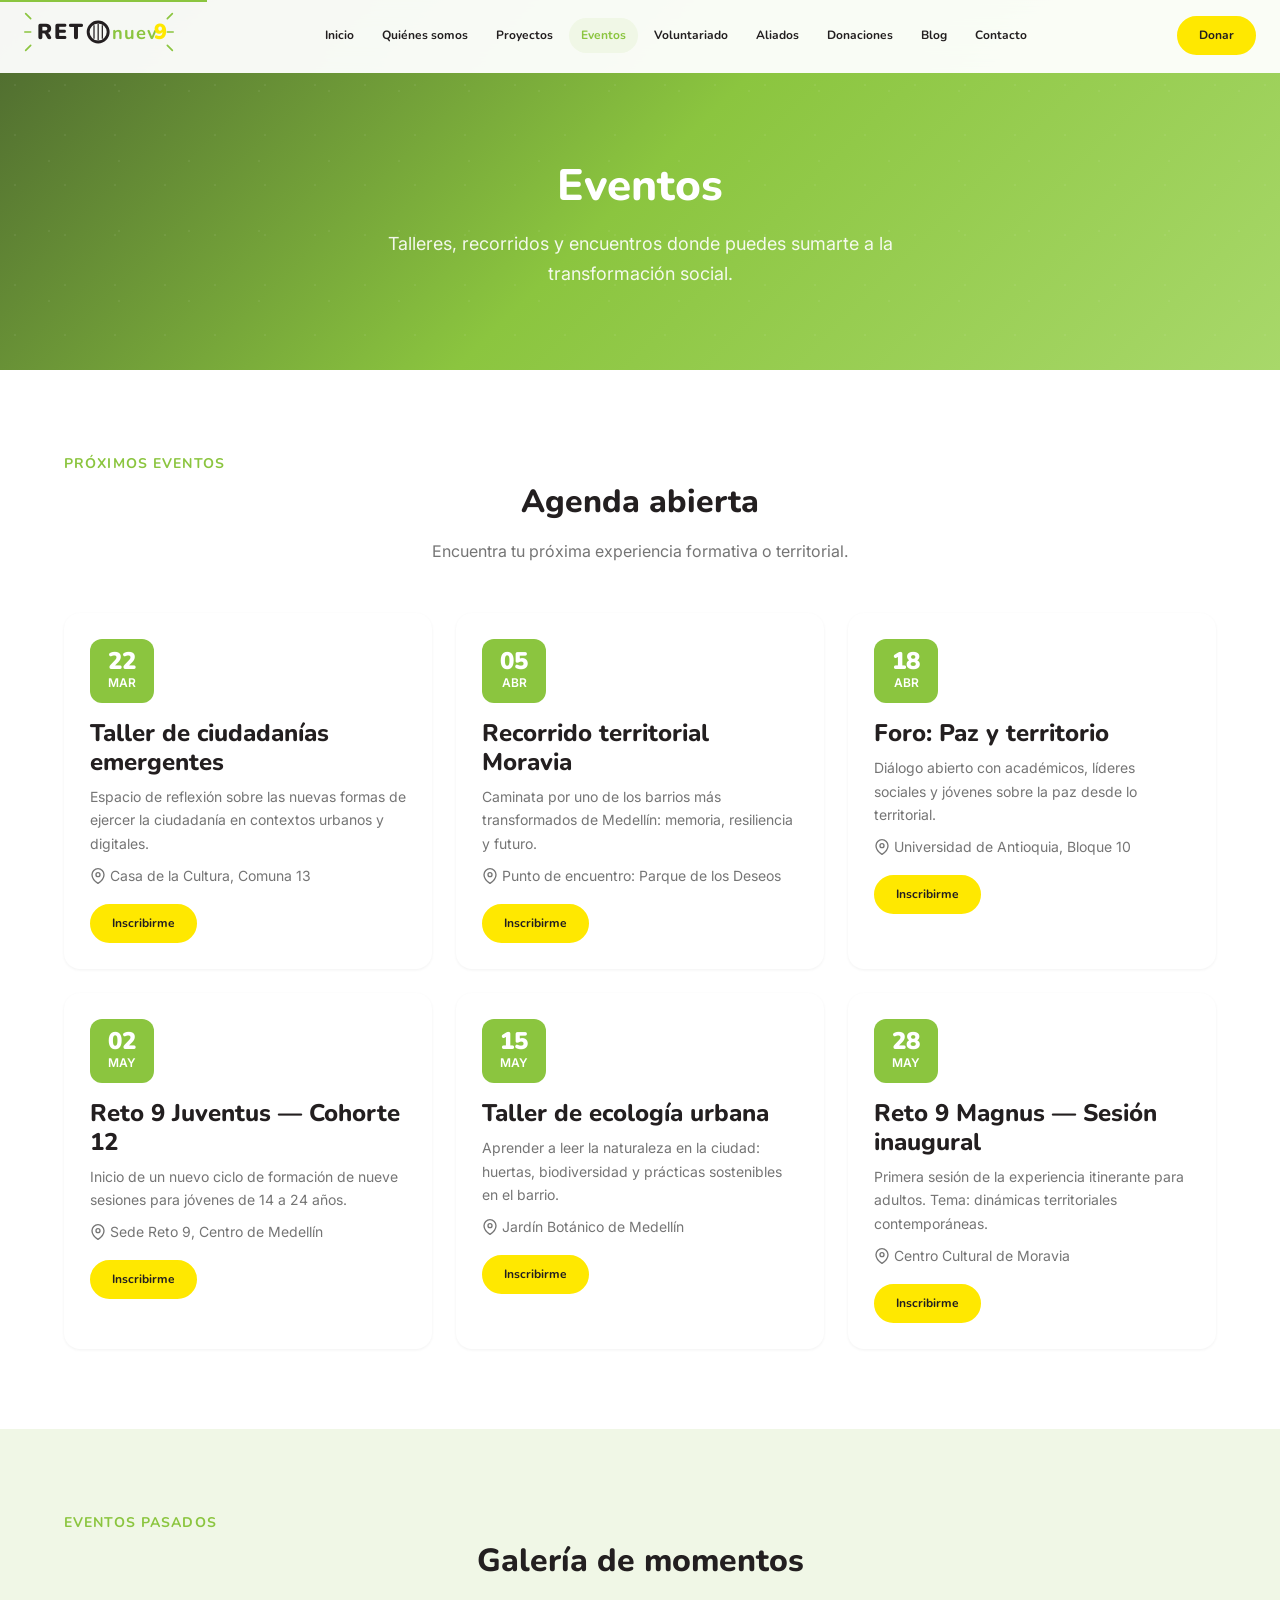
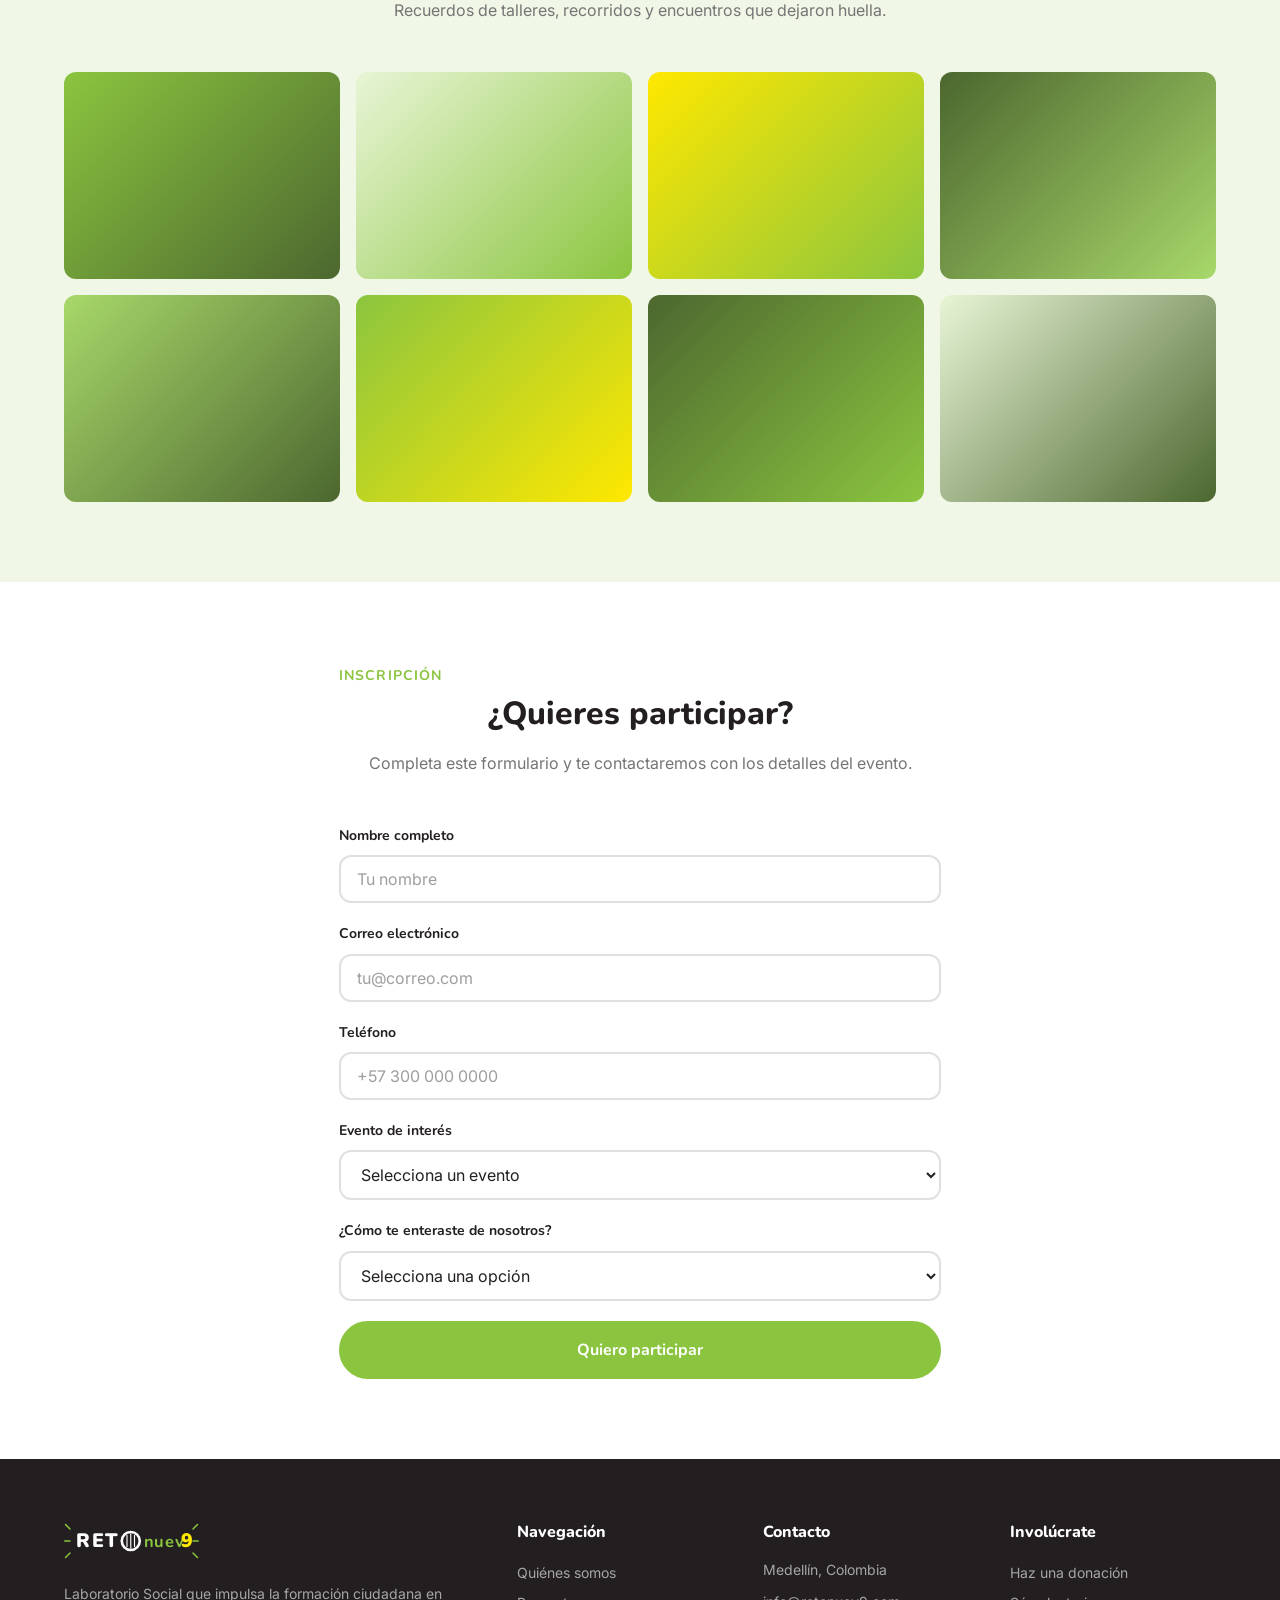
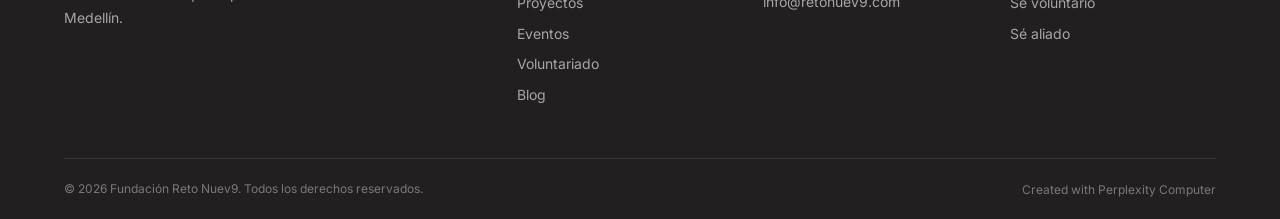
<file: eventos.html>
<!DOCTYPE html>
<html lang="es">
<head>
<!--
   ______                            __
  / ____/___  ____ ___  ____  __  __/ /____  _____
 / /   / __ \/ __ `__ \/ __ \/ / / / __/ _ \/ ___/
/ /___/ /_/ / / / / / / /_/ / /_/ / /_/  __/ /
\____/\____/_/ /_/ /_/ .___/\__,_/\__/\___/_/
                    /_/
        Created with Perplexity Computer
        https://www.perplexity.ai/computer
-->
<meta name="generator" content="Perplexity Computer">
<meta name="author" content="Perplexity Computer">
<meta property="og:see_also" content="https://www.perplexity.ai/computer">
<link rel="author" href="https://www.perplexity.ai/computer">
<meta charset="UTF-8">
<meta name="viewport" content="width=device-width, initial-scale=1.0">
<title>Eventos — Reto Nuev9</title>
<meta name="description" content="Próximos eventos, talleres y recorridos del Laboratorio Social Reto 9. Inscríbete y participa.">
<link rel="stylesheet" href="./styles.css">
</head>
<body>
<a href="#main" class="skip-link">Ir al contenido principal</a>

<header class="header" role="banner">
  <div class="header-inner">
    <a href="index.html" class="header-logo" aria-label="Reto Nuev9 — Inicio">
      <svg viewBox="0 0 180 48" fill="none"><line x1="8" y1="8" x2="2" y2="2" stroke="#8bc53f" stroke-width="2" stroke-linecap="round"/><line x1="8" y1="24" x2="1" y2="24" stroke="#8bc53f" stroke-width="2" stroke-linecap="round"/><line x1="8" y1="40" x2="2" y2="46" stroke="#8bc53f" stroke-width="2" stroke-linecap="round"/><line x1="172" y1="8" x2="178" y2="2" stroke="#8bc53f" stroke-width="2" stroke-linecap="round"/><line x1="172" y1="24" x2="179" y2="24" stroke="#8bc53f" stroke-width="2" stroke-linecap="round"/><line x1="172" y1="40" x2="178" y2="46" stroke="#8bc53f" stroke-width="2" stroke-linecap="round"/><text x="16" y="32" font-family="'Nunito', sans-serif" font-weight="900" font-size="26" fill="#231f20" letter-spacing="2">RET</text><circle cx="89" cy="24" r="12" stroke="#231f20" stroke-width="3.5" fill="none"/><line x1="84" y1="16" x2="84" y2="32" stroke="#231f20" stroke-width="1.5"/><line x1="89" y1="14" x2="89" y2="34" stroke="#231f20" stroke-width="1.5"/><line x1="94" y1="16" x2="94" y2="32" stroke="#231f20" stroke-width="1.5"/><text x="106" y="32" font-family="'Nunito', sans-serif" font-weight="700" font-size="22" fill="#8bc53f" letter-spacing="1">nuev</text><text x="156" y="32" font-family="'Nunito', sans-serif" font-weight="900" font-size="26" fill="#ffe800" letter-spacing="0">9</text></svg>
    </a>
    <nav class="header-nav"><a href="index.html">Inicio</a><a href="quienes-somos.html">Quiénes somos</a><a href="proyectos.html">Proyectos</a><a href="eventos.html">Eventos</a><a href="voluntariado.html">Voluntariado</a><a href="aliados.html">Aliados</a><a href="donaciones.html">Donaciones</a><a href="blog.html">Blog</a><a href="contacto.html">Contacto</a></nav>
    <div class="header-actions"><a href="donaciones.html" class="btn btn-accent btn-sm header-donate">Donar</a><button class="menu-toggle" aria-label="Abrir menú"><span></span></button></div>
  </div>
</header>
<div class="mobile-menu-overlay"></div>
<nav class="mobile-menu"><a href="index.html">Inicio</a><a href="quienes-somos.html">Quiénes somos</a><a href="proyectos.html">Proyectos</a><a href="eventos.html">Eventos</a><a href="voluntariado.html">Voluntariado</a><a href="aliados.html">Aliados</a><a href="donaciones.html">Donaciones</a><a href="blog.html">Blog</a><a href="contacto.html">Contacto</a><a href="donaciones.html" class="btn btn-accent">Donar ahora</a></nav>

<main id="main">

<section class="page-hero">
  <div class="container">
    <h1>Eventos</h1>
    <p>Talleres, recorridos y encuentros donde puedes sumarte a la transformación social.</p>
  </div>
</section>

<!-- UPCOMING EVENTS -->
<section class="section section--white">
  <div class="container">
    <span class="section-label reveal">Próximos eventos</span>
    <h2 class="section-title reveal">Agenda abierta</h2>
    <p class="section-subtitle reveal">Encuentra tu próxima experiencia formativa o territorial.</p>

    <div class="events-grid">
      <div class="card event-card reveal">
        <div class="event-date-badge"><span class="day">22</span><span class="month">Mar</span></div>
        <h3>Taller de ciudadanías emergentes</h3>
        <p style="font-size:0.875rem;color:var(--color-gray-500);margin-bottom:8px;">Espacio de reflexión sobre las nuevas formas de ejercer la ciudadanía en contextos urbanos y digitales.</p>
        <p class="event-location"><svg viewBox="0 0 24 24" fill="none" stroke="currentColor" stroke-width="2"><path d="M21 10c0 7-9 13-9 13s-9-6-9-13a9 9 0 0 1 18 0z"/><circle cx="12" cy="10" r="3"/></svg>Casa de la Cultura, Comuna 13</p>
        <a href="#event-form" class="btn btn-accent btn-sm">Inscribirme</a>
      </div>
      <div class="card event-card reveal">
        <div class="event-date-badge"><span class="day">05</span><span class="month">Abr</span></div>
        <h3>Recorrido territorial Moravia</h3>
        <p style="font-size:0.875rem;color:var(--color-gray-500);margin-bottom:8px;">Caminata por uno de los barrios más transformados de Medellín: memoria, resiliencia y futuro.</p>
        <p class="event-location"><svg viewBox="0 0 24 24" fill="none" stroke="currentColor" stroke-width="2"><path d="M21 10c0 7-9 13-9 13s-9-6-9-13a9 9 0 0 1 18 0z"/><circle cx="12" cy="10" r="3"/></svg>Punto de encuentro: Parque de los Deseos</p>
        <a href="#event-form" class="btn btn-accent btn-sm">Inscribirme</a>
      </div>
      <div class="card event-card reveal">
        <div class="event-date-badge"><span class="day">18</span><span class="month">Abr</span></div>
        <h3>Foro: Paz y territorio</h3>
        <p style="font-size:0.875rem;color:var(--color-gray-500);margin-bottom:8px;">Diálogo abierto con académicos, líderes sociales y jóvenes sobre la paz desde lo territorial.</p>
        <p class="event-location"><svg viewBox="0 0 24 24" fill="none" stroke="currentColor" stroke-width="2"><path d="M21 10c0 7-9 13-9 13s-9-6-9-13a9 9 0 0 1 18 0z"/><circle cx="12" cy="10" r="3"/></svg>Universidad de Antioquia, Bloque 10</p>
        <a href="#event-form" class="btn btn-accent btn-sm">Inscribirme</a>
      </div>
      <div class="card event-card reveal">
        <div class="event-date-badge"><span class="day">02</span><span class="month">May</span></div>
        <h3>Reto 9 Juventus — Cohorte 12</h3>
        <p style="font-size:0.875rem;color:var(--color-gray-500);margin-bottom:8px;">Inicio de un nuevo ciclo de formación de nueve sesiones para jóvenes de 14 a 24 años.</p>
        <p class="event-location"><svg viewBox="0 0 24 24" fill="none" stroke="currentColor" stroke-width="2"><path d="M21 10c0 7-9 13-9 13s-9-6-9-13a9 9 0 0 1 18 0z"/><circle cx="12" cy="10" r="3"/></svg>Sede Reto 9, Centro de Medellín</p>
        <a href="#event-form" class="btn btn-accent btn-sm">Inscribirme</a>
      </div>
      <div class="card event-card reveal">
        <div class="event-date-badge"><span class="day">15</span><span class="month">May</span></div>
        <h3>Taller de ecología urbana</h3>
        <p style="font-size:0.875rem;color:var(--color-gray-500);margin-bottom:8px;">Aprender a leer la naturaleza en la ciudad: huertas, biodiversidad y prácticas sostenibles en el barrio.</p>
        <p class="event-location"><svg viewBox="0 0 24 24" fill="none" stroke="currentColor" stroke-width="2"><path d="M21 10c0 7-9 13-9 13s-9-6-9-13a9 9 0 0 1 18 0z"/><circle cx="12" cy="10" r="3"/></svg>Jardín Botánico de Medellín</p>
        <a href="#event-form" class="btn btn-accent btn-sm">Inscribirme</a>
      </div>
      <div class="card event-card reveal">
        <div class="event-date-badge"><span class="day">28</span><span class="month">May</span></div>
        <h3>Reto 9 Magnus — Sesión inaugural</h3>
        <p style="font-size:0.875rem;color:var(--color-gray-500);margin-bottom:8px;">Primera sesión de la experiencia itinerante para adultos. Tema: dinámicas territoriales contemporáneas.</p>
        <p class="event-location"><svg viewBox="0 0 24 24" fill="none" stroke="currentColor" stroke-width="2"><path d="M21 10c0 7-9 13-9 13s-9-6-9-13a9 9 0 0 1 18 0z"/><circle cx="12" cy="10" r="3"/></svg>Centro Cultural de Moravia</p>
        <a href="#event-form" class="btn btn-accent btn-sm">Inscribirme</a>
      </div>
    </div>
  </div>
</section>

<!-- PAST EVENTS GALLERY -->
<section class="section section--tint">
  <div class="container">
    <span class="section-label reveal">Eventos pasados</span>
    <h2 class="section-title reveal">Galería de momentos</h2>
    <p class="section-subtitle reveal">Recuerdos de talleres, recorridos y encuentros que dejaron huella.</p>

    <div class="gallery-grid reveal">
      <div class="gallery-item" style="background:linear-gradient(135deg,#8bc53f,#4c672f);"></div>
      <div class="gallery-item" style="background:linear-gradient(135deg,#e8f5d6,#8bc53f);"></div>
      <div class="gallery-item" style="background:linear-gradient(135deg,#ffe800,#8bc53f);"></div>
      <div class="gallery-item" style="background:linear-gradient(135deg,#4c672f,#a8d86a);"></div>
      <div class="gallery-item" style="background:linear-gradient(135deg,#a8d86a,#4c672f);"></div>
      <div class="gallery-item" style="background:linear-gradient(135deg,#8bc53f,#ffe800);"></div>
      <div class="gallery-item" style="background:linear-gradient(135deg,#4c672f,#8bc53f);"></div>
      <div class="gallery-item" style="background:linear-gradient(135deg,#e8f5d6,#4c672f);"></div>
    </div>
  </div>
</section>

<!-- EVENT REGISTRATION FORM -->
<section class="section section--white" id="event-form">
  <div class="container" style="max-width:650px;">
    <span class="section-label reveal">Inscripción</span>
    <h2 class="section-title reveal">¿Quieres participar?</h2>
    <p class="section-subtitle reveal">Completa este formulario y te contactaremos con los detalles del evento.</p>

    <form class="reveal">
      <div class="form-group">
        <label class="form-label" for="ev-name">Nombre completo</label>
        <input type="text" id="ev-name" class="form-input" placeholder="Tu nombre" required>
      </div>
      <div class="form-group">
        <label class="form-label" for="ev-email">Correo electrónico</label>
        <input type="email" id="ev-email" class="form-input" placeholder="tu@correo.com" required>
      </div>
      <div class="form-group">
        <label class="form-label" for="ev-phone">Teléfono</label>
        <input type="tel" id="ev-phone" class="form-input" placeholder="+57 300 000 0000">
      </div>
      <div class="form-group">
        <label class="form-label" for="ev-event">Evento de interés</label>
        <select id="ev-event" class="form-select" required>
          <option value="">Selecciona un evento</option>
          <option>Taller de ciudadanías emergentes — 22 Mar</option>
          <option>Recorrido territorial Moravia — 05 Abr</option>
          <option>Foro: Paz y territorio — 18 Abr</option>
          <option>Reto 9 Juventus Cohorte 12 — 02 May</option>
          <option>Taller de ecología urbana — 15 May</option>
          <option>Reto 9 Magnus Sesión inaugural — 28 May</option>
        </select>
      </div>
      <div class="form-group">
        <label class="form-label" for="ev-source">¿Cómo te enteraste de nosotros?</label>
        <select id="ev-source" class="form-select">
          <option value="">Selecciona una opción</option>
          <option>Redes sociales</option>
          <option>Un amigo o conocido</option>
          <option>Búsqueda en internet</option>
          <option>Evento anterior</option>
          <option>Otro</option>
        </select>
      </div>
      <button type="submit" class="btn btn-primary btn-lg" style="width:100%;">Quiero participar</button>
    </form>
  </div>
</section>

</main>

<footer class="footer" role="contentinfo">
  <div class="container">
    <div class="footer-grid">
      <div class="footer-col"><div class="footer-logo"><svg viewBox="0 0 180 48" fill="none"><line x1="8" y1="8" x2="2" y2="2" stroke="#8bc53f" stroke-width="2" stroke-linecap="round"/><line x1="8" y1="24" x2="1" y2="24" stroke="#8bc53f" stroke-width="2" stroke-linecap="round"/><line x1="8" y1="40" x2="2" y2="46" stroke="#8bc53f" stroke-width="2" stroke-linecap="round"/><line x1="172" y1="8" x2="178" y2="2" stroke="#8bc53f" stroke-width="2" stroke-linecap="round"/><line x1="172" y1="24" x2="179" y2="24" stroke="#8bc53f" stroke-width="2" stroke-linecap="round"/><line x1="172" y1="40" x2="178" y2="46" stroke="#8bc53f" stroke-width="2" stroke-linecap="round"/><text x="16" y="32" font-family="'Nunito', sans-serif" font-weight="900" font-size="26" fill="#ffffff" letter-spacing="2">RET</text><circle cx="89" cy="24" r="12" stroke="#ffffff" stroke-width="3.5" fill="none"/><line x1="84" y1="16" x2="84" y2="32" stroke="#ffffff" stroke-width="1.5"/><line x1="89" y1="14" x2="89" y2="34" stroke="#ffffff" stroke-width="1.5"/><line x1="94" y1="16" x2="94" y2="32" stroke="#ffffff" stroke-width="1.5"/><text x="106" y="32" font-family="'Nunito', sans-serif" font-weight="700" font-size="22" fill="#8bc53f" letter-spacing="1">nuev</text><text x="156" y="32" font-family="'Nunito', sans-serif" font-weight="900" font-size="26" fill="#ffe800" letter-spacing="0">9</text></svg></div><p>Laboratorio Social que impulsa la formación ciudadana en Medellín.</p></div>
      <div class="footer-col"><h4>Navegación</h4><a href="quienes-somos.html">Quiénes somos</a><a href="proyectos.html">Proyectos</a><a href="eventos.html">Eventos</a><a href="voluntariado.html">Voluntariado</a><a href="blog.html">Blog</a></div>
      <div class="footer-col"><h4>Contacto</h4><p>Medellín, Colombia</p><p style="margin-top:8px;">info@retonuev9.com</p></div>
      <div class="footer-col"><h4>Involúcrate</h4><a href="donaciones.html">Haz una donación</a><a href="voluntariado.html">Sé voluntario</a><a href="aliados.html">Sé aliado</a></div>
    </div>
    <div class="footer-bottom"><p>© 2026 Fundación Reto Nuev9. Todos los derechos reservados.</p><a href="https://www.perplexity.ai/computer" target="_blank" rel="noopener noreferrer">Created with Perplexity Computer</a></div>
  </div>
</footer>
<script src="./main.js"></script>
</body>
</html>
</file>
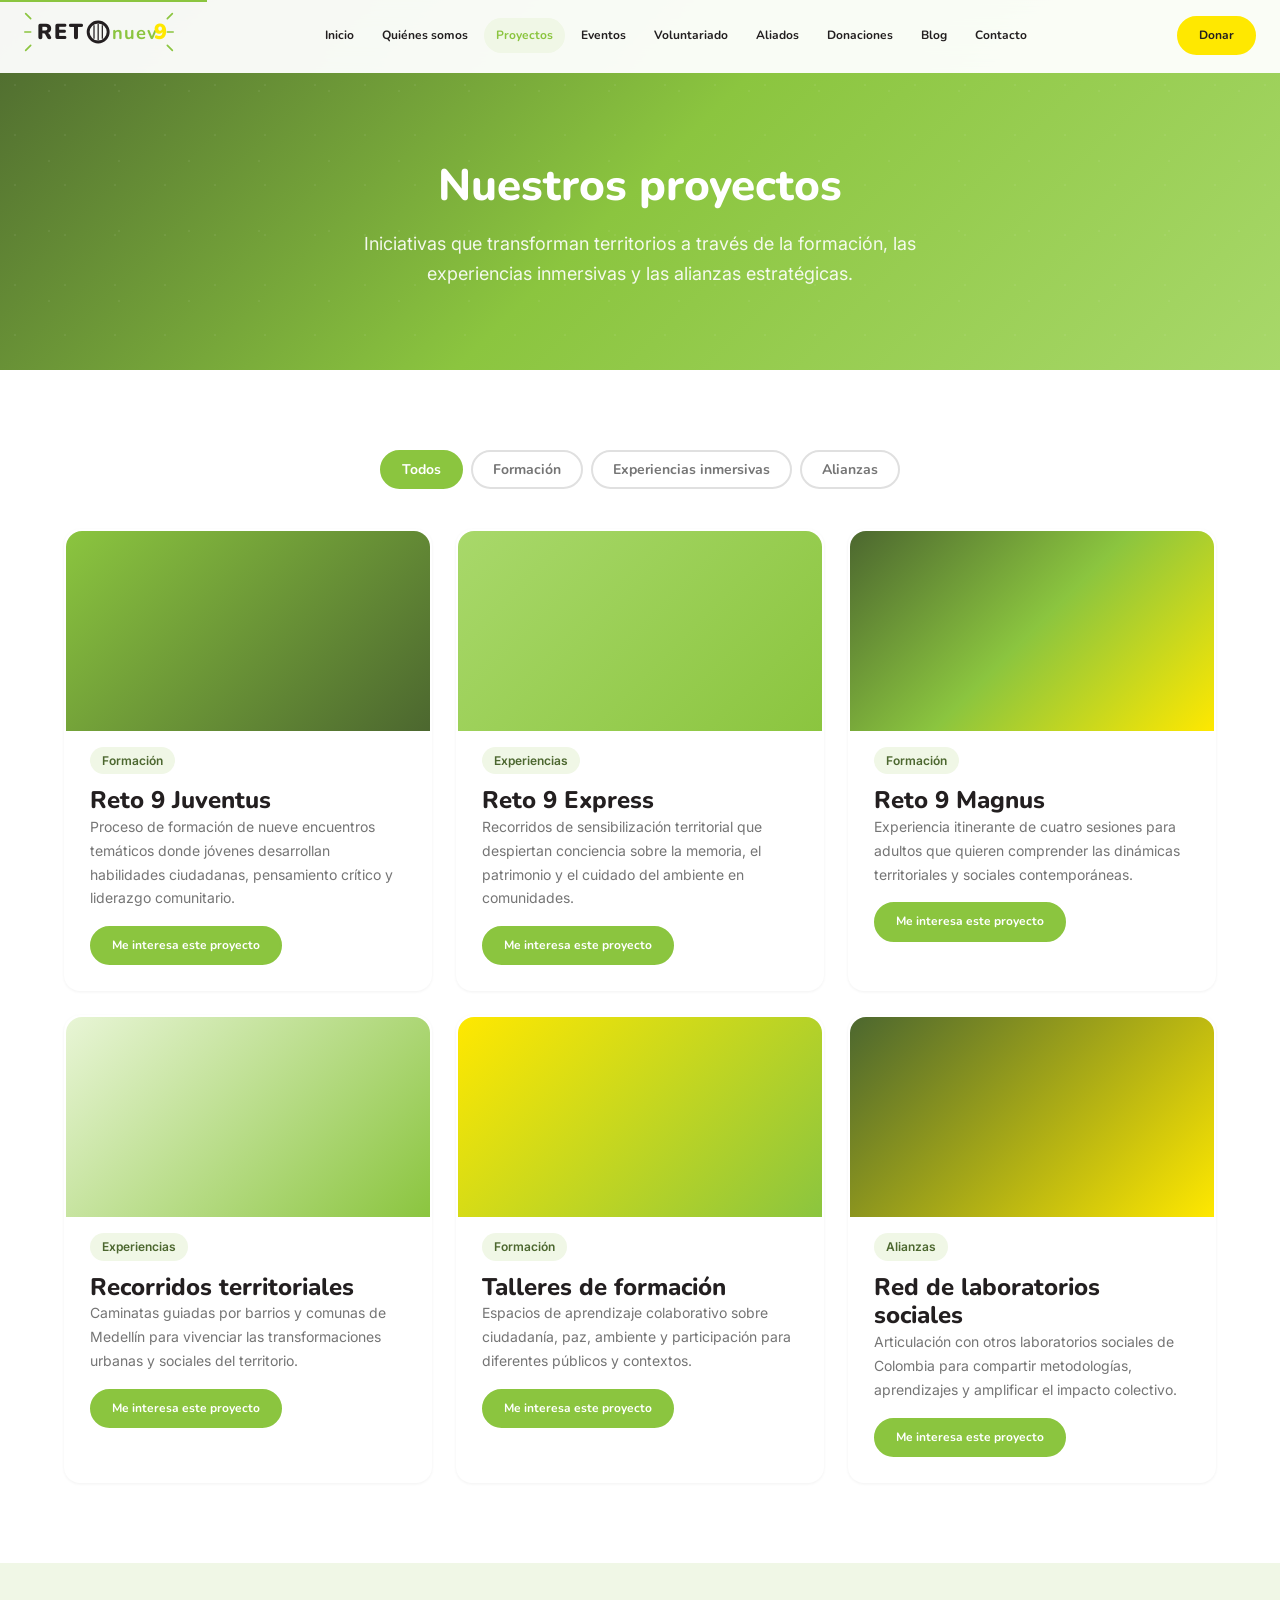
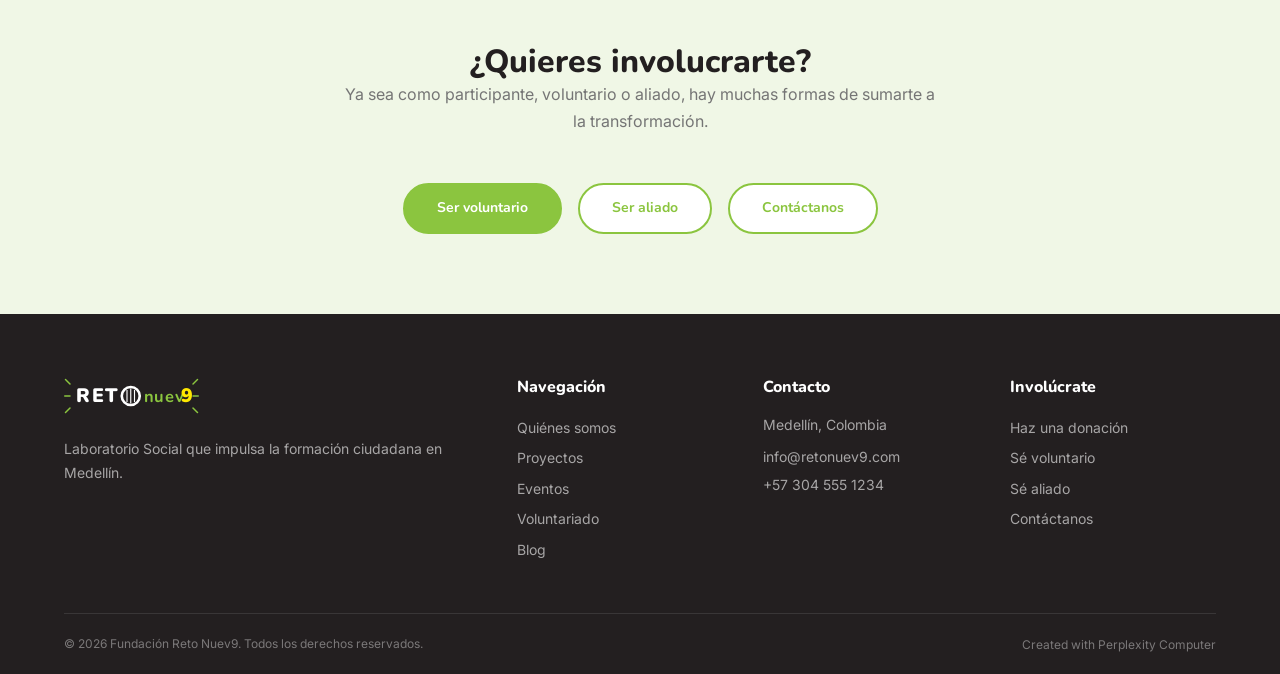
<file: proyectos.html>
<!DOCTYPE html>
<html lang="es">
<head>
<!--
   ______                            __
  / ____/___  ____ ___  ____  __  __/ /____  _____
 / /   / __ \/ __ `__ \/ __ \/ / / / __/ _ \/ ___/
/ /___/ /_/ / / / / / / /_/ / /_/ / /_/  __/ /
\____/\____/_/ /_/ /_/ .___/\__,_/\__/\___/_/
                    /_/
        Created with Perplexity Computer
        https://www.perplexity.ai/computer
-->
<meta name="generator" content="Perplexity Computer">
<meta name="author" content="Perplexity Computer">
<meta property="og:see_also" content="https://www.perplexity.ai/computer">
<link rel="author" href="https://www.perplexity.ai/computer">
<meta charset="UTF-8">
<meta name="viewport" content="width=device-width, initial-scale=1.0">
<title>Proyectos — Reto Nuev9</title>
<meta name="description" content="Conoce los proyectos y programas del Laboratorio Social Reto 9: formación, experiencias inmersivas y alianzas.">
<link rel="stylesheet" href="./styles.css">
</head>
<body>
<a href="#main" class="skip-link">Ir al contenido principal</a>

<header class="header" role="banner">
  <div class="header-inner">
    <a href="index.html" class="header-logo" aria-label="Reto Nuev9 — Inicio">
      <svg viewBox="0 0 180 48" fill="none" xmlns="http://www.w3.org/2000/svg"><line x1="8" y1="8" x2="2" y2="2" stroke="#8bc53f" stroke-width="2" stroke-linecap="round"/><line x1="8" y1="24" x2="1" y2="24" stroke="#8bc53f" stroke-width="2" stroke-linecap="round"/><line x1="8" y1="40" x2="2" y2="46" stroke="#8bc53f" stroke-width="2" stroke-linecap="round"/><line x1="172" y1="8" x2="178" y2="2" stroke="#8bc53f" stroke-width="2" stroke-linecap="round"/><line x1="172" y1="24" x2="179" y2="24" stroke="#8bc53f" stroke-width="2" stroke-linecap="round"/><line x1="172" y1="40" x2="178" y2="46" stroke="#8bc53f" stroke-width="2" stroke-linecap="round"/><text x="16" y="32" font-family="'Nunito', sans-serif" font-weight="900" font-size="26" fill="#231f20" letter-spacing="2">RET</text><circle cx="89" cy="24" r="12" stroke="#231f20" stroke-width="3.5" fill="none"/><line x1="84" y1="16" x2="84" y2="32" stroke="#231f20" stroke-width="1.5"/><line x1="89" y1="14" x2="89" y2="34" stroke="#231f20" stroke-width="1.5"/><line x1="94" y1="16" x2="94" y2="32" stroke="#231f20" stroke-width="1.5"/><text x="106" y="32" font-family="'Nunito', sans-serif" font-weight="700" font-size="22" fill="#8bc53f" letter-spacing="1">nuev</text><text x="156" y="32" font-family="'Nunito', sans-serif" font-weight="900" font-size="26" fill="#ffe800" letter-spacing="0">9</text></svg>
    </a>
    <nav class="header-nav"><a href="index.html">Inicio</a><a href="quienes-somos.html">Quiénes somos</a><a href="proyectos.html">Proyectos</a><a href="eventos.html">Eventos</a><a href="voluntariado.html">Voluntariado</a><a href="aliados.html">Aliados</a><a href="donaciones.html">Donaciones</a><a href="blog.html">Blog</a><a href="contacto.html">Contacto</a></nav>
    <div class="header-actions">
      <a href="donaciones.html" class="btn btn-accent btn-sm header-donate">Donar</a>
      <button class="menu-toggle" aria-label="Abrir menú"><span></span></button>
    </div>
  </div>
</header>
<div class="mobile-menu-overlay"></div>
<nav class="mobile-menu"><a href="index.html">Inicio</a><a href="quienes-somos.html">Quiénes somos</a><a href="proyectos.html">Proyectos</a><a href="eventos.html">Eventos</a><a href="voluntariado.html">Voluntariado</a><a href="aliados.html">Aliados</a><a href="donaciones.html">Donaciones</a><a href="blog.html">Blog</a><a href="contacto.html">Contacto</a><a href="donaciones.html" class="btn btn-accent">Donar ahora</a></nav>

<main id="main">

<section class="page-hero">
  <div class="container">
    <h1>Nuestros proyectos</h1>
    <p>Iniciativas que transforman territorios a través de la formación, las experiencias inmersivas y las alianzas estratégicas.</p>
  </div>
</section>

<!-- FILTER + GRID -->
<section class="section section--white">
  <div class="container">
    <div class="filter-tabs reveal">
      <button class="filter-tab active" data-filter="all">Todos</button>
      <button class="filter-tab" data-filter="formacion">Formación</button>
      <button class="filter-tab" data-filter="experiencias">Experiencias inmersivas</button>
      <button class="filter-tab" data-filter="alianzas">Alianzas</button>
    </div>

    <div class="projects-grid">
      <div class="card project-card reveal" data-category="formacion" style="transition: opacity 0.3s, transform 0.3s;">
        <div class="card-image img-1"></div>
        <span class="card-tag">Formación</span>
        <h3>Reto 9 Juventus</h3>
        <p style="font-size:0.875rem;color:var(--color-gray-500);margin-bottom:16px;">Proceso de formación de nueve encuentros temáticos donde jóvenes desarrollan habilidades ciudadanas, pensamiento crítico y liderazgo comunitario.</p>
        <a href="#" class="btn btn-primary btn-sm">Me interesa este proyecto</a>
      </div>

      <div class="card project-card reveal" data-category="experiencias" style="transition: opacity 0.3s, transform 0.3s;">
        <div class="card-image img-2"></div>
        <span class="card-tag">Experiencias</span>
        <h3>Reto 9 Express</h3>
        <p style="font-size:0.875rem;color:var(--color-gray-500);margin-bottom:16px;">Recorridos de sensibilización territorial que despiertan conciencia sobre la memoria, el patrimonio y el cuidado del ambiente en comunidades.</p>
        <a href="#" class="btn btn-primary btn-sm">Me interesa este proyecto</a>
      </div>

      <div class="card project-card reveal" data-category="formacion" style="transition: opacity 0.3s, transform 0.3s;">
        <div class="card-image img-3"></div>
        <span class="card-tag">Formación</span>
        <h3>Reto 9 Magnus</h3>
        <p style="font-size:0.875rem;color:var(--color-gray-500);margin-bottom:16px;">Experiencia itinerante de cuatro sesiones para adultos que quieren comprender las dinámicas territoriales y sociales contemporáneas.</p>
        <a href="#" class="btn btn-primary btn-sm">Me interesa este proyecto</a>
      </div>

      <div class="card project-card reveal" data-category="experiencias" style="transition: opacity 0.3s, transform 0.3s;">
        <div class="card-image img-4"></div>
        <span class="card-tag">Experiencias</span>
        <h3>Recorridos territoriales</h3>
        <p style="font-size:0.875rem;color:var(--color-gray-500);margin-bottom:16px;">Caminatas guiadas por barrios y comunas de Medellín para vivenciar las transformaciones urbanas y sociales del territorio.</p>
        <a href="#" class="btn btn-primary btn-sm">Me interesa este proyecto</a>
      </div>

      <div class="card project-card reveal" data-category="formacion" style="transition: opacity 0.3s, transform 0.3s;">
        <div class="card-image img-5"></div>
        <span class="card-tag">Formación</span>
        <h3>Talleres de formación</h3>
        <p style="font-size:0.875rem;color:var(--color-gray-500);margin-bottom:16px;">Espacios de aprendizaje colaborativo sobre ciudadanía, paz, ambiente y participación para diferentes públicos y contextos.</p>
        <a href="#" class="btn btn-primary btn-sm">Me interesa este proyecto</a>
      </div>

      <div class="card project-card reveal" data-category="alianzas" style="transition: opacity 0.3s, transform 0.3s;">
        <div class="card-image" style="background:linear-gradient(135deg, #4c672f, #ffe800);height:200px;border-radius:16px 16px 0 0;margin:-24px -24px 16px;"></div>
        <span class="card-tag">Alianzas</span>
        <h3>Red de laboratorios sociales</h3>
        <p style="font-size:0.875rem;color:var(--color-gray-500);margin-bottom:16px;">Articulación con otros laboratorios sociales de Colombia para compartir metodologías, aprendizajes y amplificar el impacto colectivo.</p>
        <a href="#" class="btn btn-primary btn-sm">Me interesa este proyecto</a>
      </div>
    </div>
  </div>
</section>

<!-- CTA -->
<section class="section section--tint">
  <div class="container" style="text-align:center;">
    <h2 class="reveal">¿Quieres involucrarte?</h2>
    <p class="section-subtitle reveal">Ya sea como participante, voluntario o aliado, hay muchas formas de sumarte a la transformación.</p>
    <div class="reveal" style="display:flex;gap:16px;justify-content:center;flex-wrap:wrap;">
      <a href="voluntariado.html" class="btn btn-primary">Ser voluntario</a>
      <a href="aliados.html" class="btn btn-secondary">Ser aliado</a>
      <a href="contacto.html" class="btn btn-secondary">Contáctanos</a>
    </div>
  </div>
</section>

</main>

<footer class="footer" role="contentinfo">
  <div class="container">
    <div class="footer-grid">
      <div class="footer-col"><div class="footer-logo"><svg viewBox="0 0 180 48" fill="none"><line x1="8" y1="8" x2="2" y2="2" stroke="#8bc53f" stroke-width="2" stroke-linecap="round"/><line x1="8" y1="24" x2="1" y2="24" stroke="#8bc53f" stroke-width="2" stroke-linecap="round"/><line x1="8" y1="40" x2="2" y2="46" stroke="#8bc53f" stroke-width="2" stroke-linecap="round"/><line x1="172" y1="8" x2="178" y2="2" stroke="#8bc53f" stroke-width="2" stroke-linecap="round"/><line x1="172" y1="24" x2="179" y2="24" stroke="#8bc53f" stroke-width="2" stroke-linecap="round"/><line x1="172" y1="40" x2="178" y2="46" stroke="#8bc53f" stroke-width="2" stroke-linecap="round"/><text x="16" y="32" font-family="'Nunito', sans-serif" font-weight="900" font-size="26" fill="#ffffff" letter-spacing="2">RET</text><circle cx="89" cy="24" r="12" stroke="#ffffff" stroke-width="3.5" fill="none"/><line x1="84" y1="16" x2="84" y2="32" stroke="#ffffff" stroke-width="1.5"/><line x1="89" y1="14" x2="89" y2="34" stroke="#ffffff" stroke-width="1.5"/><line x1="94" y1="16" x2="94" y2="32" stroke="#ffffff" stroke-width="1.5"/><text x="106" y="32" font-family="'Nunito', sans-serif" font-weight="700" font-size="22" fill="#8bc53f" letter-spacing="1">nuev</text><text x="156" y="32" font-family="'Nunito', sans-serif" font-weight="900" font-size="26" fill="#ffe800" letter-spacing="0">9</text></svg></div><p>Laboratorio Social que impulsa la formación ciudadana en Medellín.</p></div>
      <div class="footer-col"><h4>Navegación</h4><a href="quienes-somos.html">Quiénes somos</a><a href="proyectos.html">Proyectos</a><a href="eventos.html">Eventos</a><a href="voluntariado.html">Voluntariado</a><a href="blog.html">Blog</a></div>
      <div class="footer-col"><h4>Contacto</h4><p>Medellín, Colombia</p><p style="margin-top:8px;">info@retonuev9.com</p><p style="margin-top:4px;">+57 304 555 1234</p></div>
      <div class="footer-col"><h4>Involúcrate</h4><a href="donaciones.html">Haz una donación</a><a href="voluntariado.html">Sé voluntario</a><a href="aliados.html">Sé aliado</a><a href="contacto.html">Contáctanos</a></div>
    </div>
    <div class="footer-bottom">
      <p>© 2026 Fundación Reto Nuev9. Todos los derechos reservados.</p>
      <a href="https://www.perplexity.ai/computer" target="_blank" rel="noopener noreferrer">Created with Perplexity Computer</a>
    </div>
  </div>
</footer>
<script src="./main.js"></script>
</body>
</html>
</file>
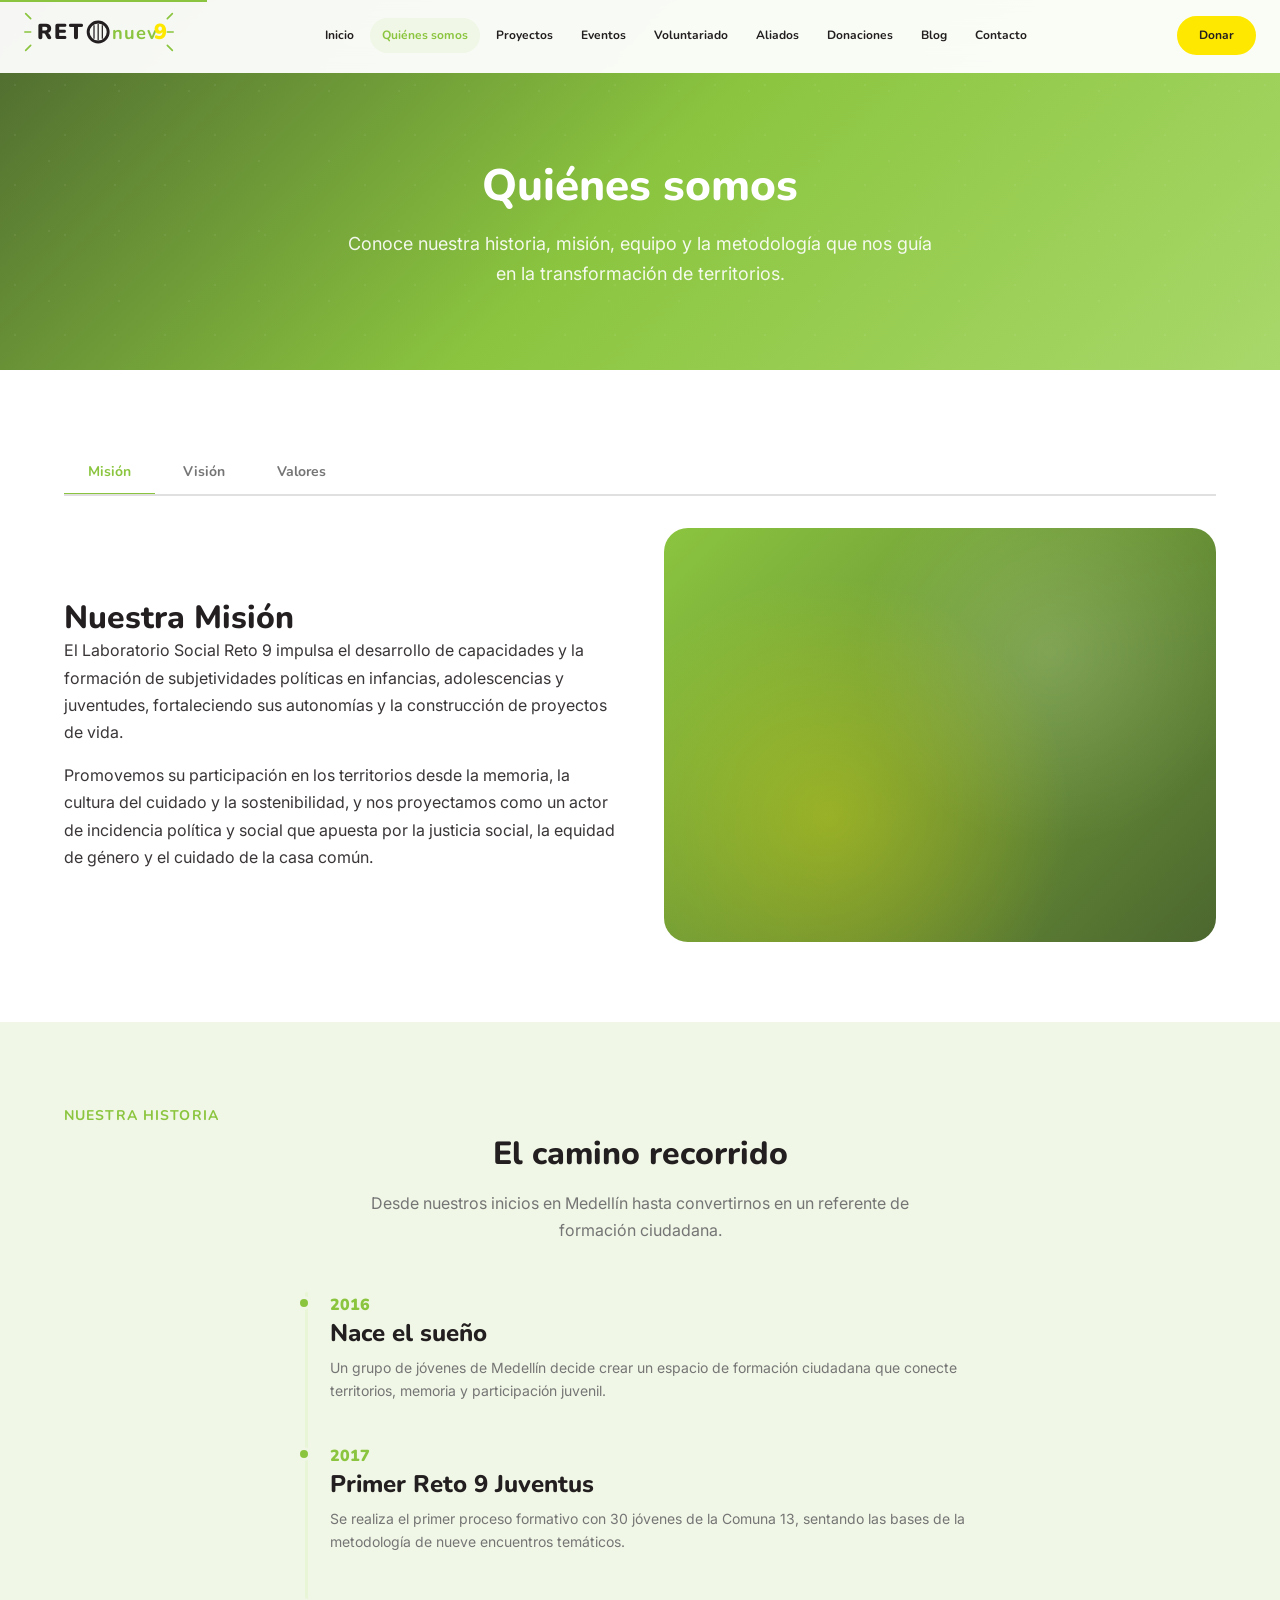
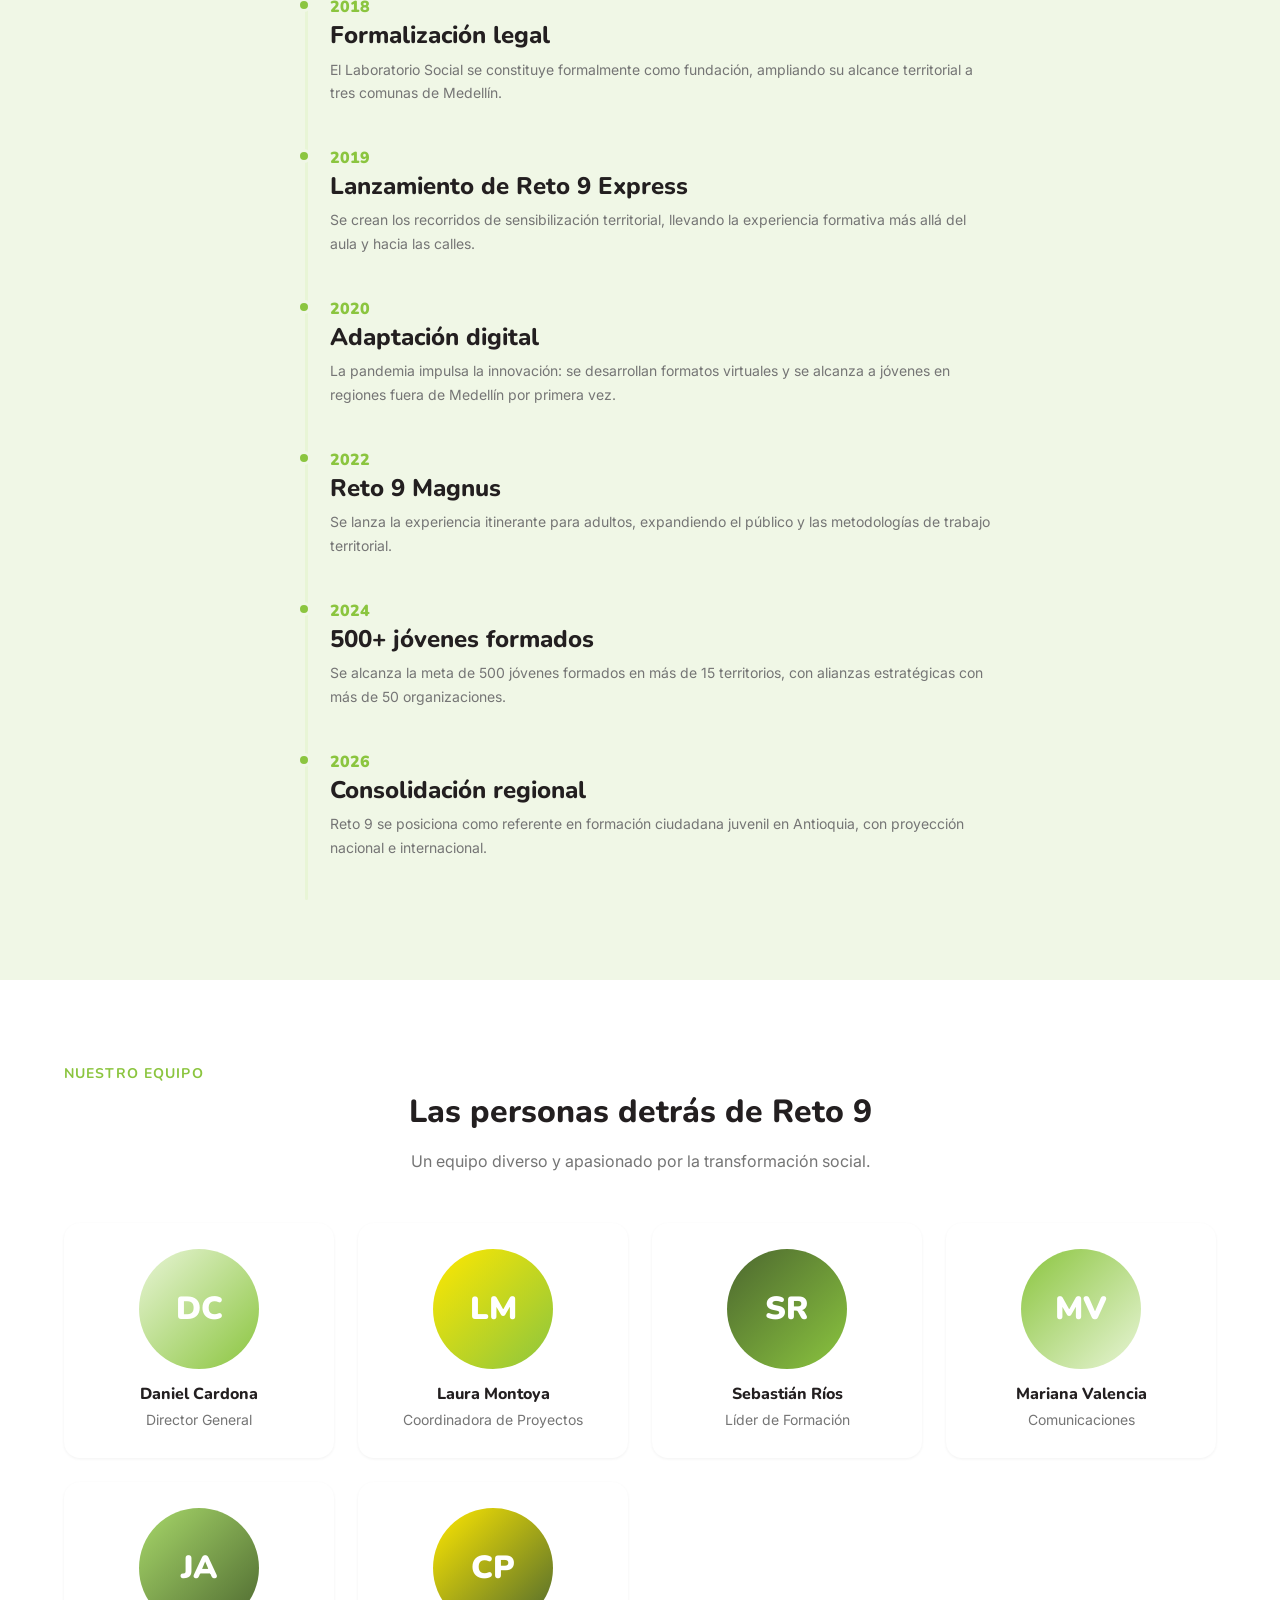
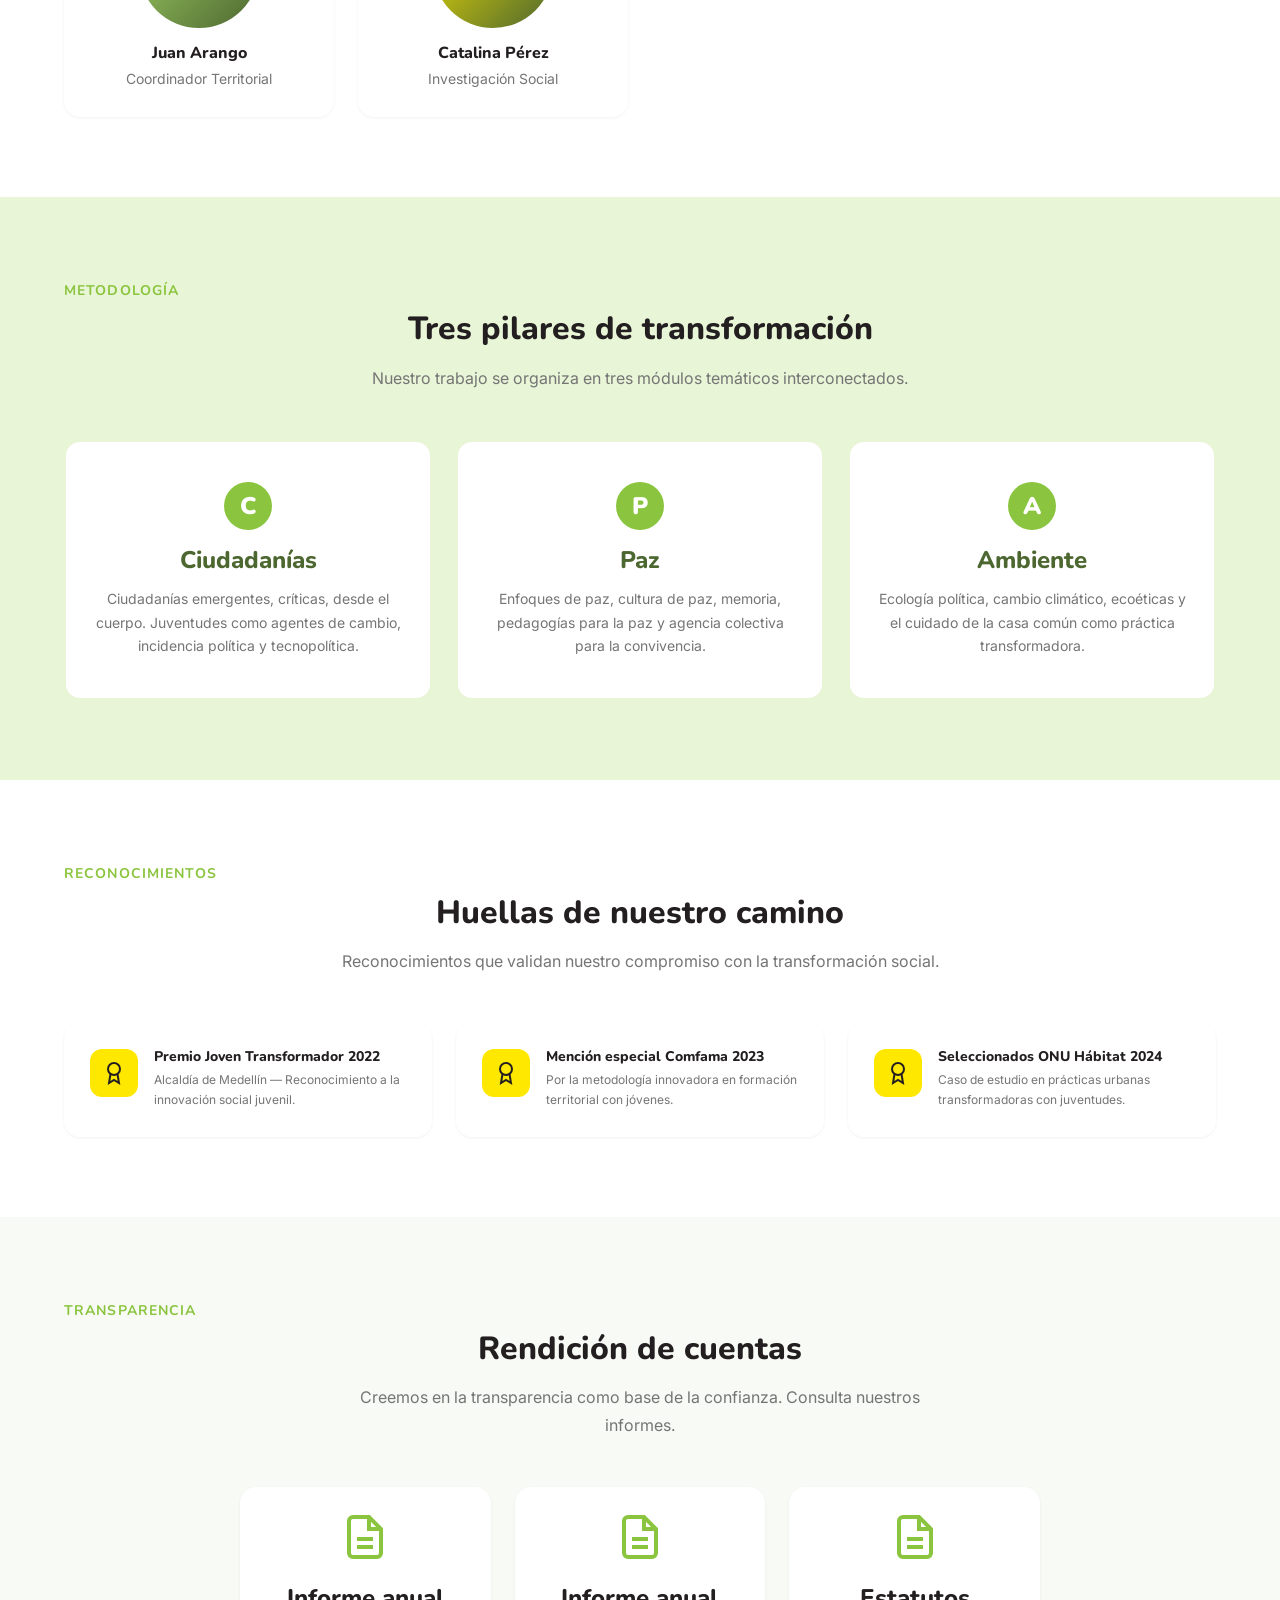
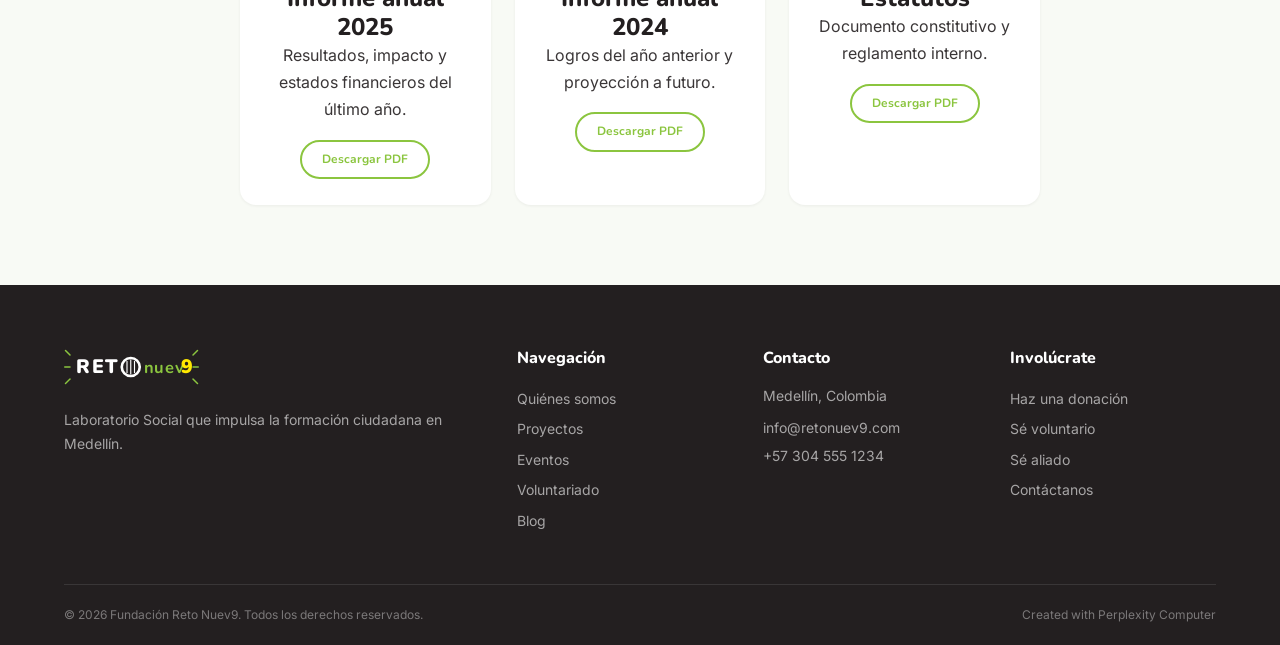
<file: quienes-somos.html>
<!DOCTYPE html>
<html lang="es">
<head>
<!--
   ______                            __
  / ____/___  ____ ___  ____  __  __/ /____  _____
 / /   / __ \/ __ `__ \/ __ \/ / / / __/ _ \/ ___/
/ /___/ /_/ / / / / / / /_/ / /_/ / /_/  __/ /
\____/\____/_/ /_/ /_/ .___/\__,_/\__/\___/_/
                    /_/
        Created with Perplexity Computer
        https://www.perplexity.ai/computer
-->
<meta name="generator" content="Perplexity Computer">
<meta name="author" content="Perplexity Computer">
<meta property="og:see_also" content="https://www.perplexity.ai/computer">
<link rel="author" href="https://www.perplexity.ai/computer">
<meta charset="UTF-8">
<meta name="viewport" content="width=device-width, initial-scale=1.0">
<title>Quiénes somos — Reto Nuev9</title>
<meta name="description" content="Conoce la historia, misión, visión y equipo del Laboratorio Social Reto 9 en Medellín, Colombia.">
<link rel="stylesheet" href="./styles.css">
</head>
<body>
<a href="#main" class="skip-link">Ir al contenido principal</a>

<!-- HEADER -->
<header class="header" role="banner">
  <div class="header-inner">
    <a href="index.html" class="header-logo" aria-label="Reto Nuev9 — Inicio">
      <svg viewBox="0 0 180 48" fill="none" xmlns="http://www.w3.org/2000/svg" aria-label="Reto Nuev9 logo">
        <line x1="8" y1="8" x2="2" y2="2" stroke="#8bc53f" stroke-width="2" stroke-linecap="round"/>
        <line x1="8" y1="24" x2="1" y2="24" stroke="#8bc53f" stroke-width="2" stroke-linecap="round"/>
        <line x1="8" y1="40" x2="2" y2="46" stroke="#8bc53f" stroke-width="2" stroke-linecap="round"/>
        <line x1="172" y1="8" x2="178" y2="2" stroke="#8bc53f" stroke-width="2" stroke-linecap="round"/>
        <line x1="172" y1="24" x2="179" y2="24" stroke="#8bc53f" stroke-width="2" stroke-linecap="round"/>
        <line x1="172" y1="40" x2="178" y2="46" stroke="#8bc53f" stroke-width="2" stroke-linecap="round"/>
        <text x="16" y="32" font-family="'Nunito', sans-serif" font-weight="900" font-size="26" fill="#231f20" letter-spacing="2">RET</text>
        <circle cx="89" cy="24" r="12" stroke="#231f20" stroke-width="3.5" fill="none"/>
        <line x1="84" y1="16" x2="84" y2="32" stroke="#231f20" stroke-width="1.5"/>
        <line x1="89" y1="14" x2="89" y2="34" stroke="#231f20" stroke-width="1.5"/>
        <line x1="94" y1="16" x2="94" y2="32" stroke="#231f20" stroke-width="1.5"/>
        <text x="106" y="32" font-family="'Nunito', sans-serif" font-weight="700" font-size="22" fill="#8bc53f" letter-spacing="1">nuev</text>
        <text x="156" y="32" font-family="'Nunito', sans-serif" font-weight="900" font-size="26" fill="#ffe800" letter-spacing="0">9</text>
      </svg>
    </a>
    <nav class="header-nav" role="navigation" aria-label="Navegación principal">
      <a href="index.html">Inicio</a>
      <a href="quienes-somos.html">Quiénes somos</a>
      <a href="proyectos.html">Proyectos</a>
      <a href="eventos.html">Eventos</a>
      <a href="voluntariado.html">Voluntariado</a>
      <a href="aliados.html">Aliados</a>
      <a href="donaciones.html">Donaciones</a>
      <a href="blog.html">Blog</a>
      <a href="contacto.html">Contacto</a>
    </nav>
    <div class="header-actions">
      <a href="donaciones.html" class="btn btn-accent btn-sm header-donate">Donar</a>
      <button class="menu-toggle" aria-label="Abrir menú"><span></span></button>
    </div>
  </div>
</header>
<div class="mobile-menu-overlay"></div>
<nav class="mobile-menu">
  <a href="index.html">Inicio</a>
  <a href="quienes-somos.html">Quiénes somos</a>
  <a href="proyectos.html">Proyectos</a>
  <a href="eventos.html">Eventos</a>
  <a href="voluntariado.html">Voluntariado</a>
  <a href="aliados.html">Aliados</a>
  <a href="donaciones.html">Donaciones</a>
  <a href="blog.html">Blog</a>
  <a href="contacto.html">Contacto</a>
  <a href="donaciones.html" class="btn btn-accent">Donar ahora</a>
</nav>

<main id="main">

<!-- PAGE HERO -->
<section class="page-hero">
  <div class="container">
    <h1>Quiénes somos</h1>
    <p>Conoce nuestra historia, misión, equipo y la metodología que nos guía en la transformación de territorios.</p>
  </div>
</section>

<!-- MISSION / VISION / VALUES TABS -->
<section class="section section--white">
  <div class="container">
    <div class="tabs-nav reveal">
      <button class="tab-btn active" data-tab="tab-mission">Misión</button>
      <button class="tab-btn" data-tab="tab-vision">Visión</button>
      <button class="tab-btn" data-tab="tab-values">Valores</button>
    </div>

    <div id="tab-mission" class="tab-panel active">
      <div class="about-split">
        <div>
          <h2>Nuestra Misión</h2>
          <p>El Laboratorio Social Reto 9 impulsa el desarrollo de capacidades y la formación de subjetividades políticas en infancias, adolescencias y juventudes, fortaleciendo sus autonomías y la construcción de proyectos de vida.</p>
          <p style="margin-top:16px;">Promovemos su participación en los territorios desde la memoria, la cultura del cuidado y la sostenibilidad, y nos proyectamos como un actor de incidencia política y social que apuesta por la justicia social, la equidad de género y el cuidado de la casa común.</p>
        </div>
        <div class="about-image-block" role="img" aria-label="Equipo de trabajo en comunidad"></div>
      </div>
    </div>

    <div id="tab-vision" class="tab-panel">
      <div class="about-split">
        <div>
          <h2>Nuestra Visión</h2>
          <p>Para 2030, ser reconocidos como el laboratorio social de referencia en Colombia y América Latina en la formación de ciudadanías críticas y transformadoras, liderando procesos de innovación pedagógica y territorial.</p>
          <p style="margin-top:16px;">Aspiramos a consolidar una red de territorios empoderados donde las nuevas generaciones sean protagonistas del cambio social, la construcción de paz y la sostenibilidad ambiental.</p>
        </div>
        <div class="about-image-block" style="background:linear-gradient(135deg, #ffe800 0%, #8bc53f 100%);" role="img" aria-label="Visión de futuro"></div>
      </div>
    </div>

    <div id="tab-values" class="tab-panel">
      <div class="pillars-grid">
        <div class="pillar-card">
          <div class="pillar-number">1</div>
          <h3>Justicia social</h3>
          <p>Trabajamos por la equidad y la dignidad humana como principios fundamentales de nuestra acción.</p>
        </div>
        <div class="pillar-card">
          <div class="pillar-number">2</div>
          <h3>Cuidado</h3>
          <p>Cuidamos las relaciones, los territorios y los procesos comunitarios con ética y compromiso.</p>
        </div>
        <div class="pillar-card">
          <div class="pillar-number">3</div>
          <h3>Participación</h3>
          <p>Creemos en la voz activa de las comunidades como motor de transformación territorial.</p>
        </div>
        <div class="pillar-card">
          <div class="pillar-number">4</div>
          <h3>Memoria</h3>
          <p>Honramos la historia colectiva como herramienta para construir futuros dignos y justos.</p>
        </div>
        <div class="pillar-card">
          <div class="pillar-number">5</div>
          <h3>Sostenibilidad</h3>
          <p>Promovemos la responsabilidad ambiental y el cuidado de la casa común en todas nuestras acciones.</p>
        </div>
        <div class="pillar-card">
          <div class="pillar-number">6</div>
          <h3>Innovación</h3>
          <p>Experimentamos con metodologías creativas que conectan lo pedagógico con lo territorial.</p>
        </div>
      </div>
    </div>
  </div>
</section>

<!-- HISTORY TIMELINE -->
<section class="section section--tint">
  <div class="container">
    <span class="section-label reveal">Nuestra historia</span>
    <h2 class="section-title reveal">El camino recorrido</h2>
    <p class="section-subtitle reveal">Desde nuestros inicios en Medellín hasta convertirnos en un referente de formación ciudadana.</p>

    <div class="timeline" style="max-width:700px;margin:0 auto;">
      <div class="timeline-item reveal">
        <span class="timeline-year">2016</span>
        <h3>Nace el sueño</h3>
        <p>Un grupo de jóvenes de Medellín decide crear un espacio de formación ciudadana que conecte territorios, memoria y participación juvenil.</p>
      </div>
      <div class="timeline-item reveal">
        <span class="timeline-year">2017</span>
        <h3>Primer Reto 9 Juventus</h3>
        <p>Se realiza el primer proceso formativo con 30 jóvenes de la Comuna 13, sentando las bases de la metodología de nueve encuentros temáticos.</p>
      </div>
      <div class="timeline-item reveal">
        <span class="timeline-year">2018</span>
        <h3>Formalización legal</h3>
        <p>El Laboratorio Social se constituye formalmente como fundación, ampliando su alcance territorial a tres comunas de Medellín.</p>
      </div>
      <div class="timeline-item reveal">
        <span class="timeline-year">2019</span>
        <h3>Lanzamiento de Reto 9 Express</h3>
        <p>Se crean los recorridos de sensibilización territorial, llevando la experiencia formativa más allá del aula y hacia las calles.</p>
      </div>
      <div class="timeline-item reveal">
        <span class="timeline-year">2020</span>
        <h3>Adaptación digital</h3>
        <p>La pandemia impulsa la innovación: se desarrollan formatos virtuales y se alcanza a jóvenes en regiones fuera de Medellín por primera vez.</p>
      </div>
      <div class="timeline-item reveal">
        <span class="timeline-year">2022</span>
        <h3>Reto 9 Magnus</h3>
        <p>Se lanza la experiencia itinerante para adultos, expandiendo el público y las metodologías de trabajo territorial.</p>
      </div>
      <div class="timeline-item reveal">
        <span class="timeline-year">2024</span>
        <h3>500+ jóvenes formados</h3>
        <p>Se alcanza la meta de 500 jóvenes formados en más de 15 territorios, con alianzas estratégicas con más de 50 organizaciones.</p>
      </div>
      <div class="timeline-item reveal">
        <span class="timeline-year">2026</span>
        <h3>Consolidación regional</h3>
        <p>Reto 9 se posiciona como referente en formación ciudadana juvenil en Antioquia, con proyección nacional e internacional.</p>
      </div>
    </div>
  </div>
</section>

<!-- TEAM -->
<section class="section section--white">
  <div class="container">
    <span class="section-label reveal">Nuestro equipo</span>
    <h2 class="section-title reveal">Las personas detrás de Reto 9</h2>
    <p class="section-subtitle reveal">Un equipo diverso y apasionado por la transformación social.</p>

    <div class="team-grid reveal">
      <div class="team-card card">
        <div class="team-avatar">DC</div>
        <h3>Daniel Cardona</h3>
        <p>Director General</p>
      </div>
      <div class="team-card card">
        <div class="team-avatar" style="background:linear-gradient(135deg, #ffe800, #8bc53f);">LM</div>
        <h3>Laura Montoya</h3>
        <p>Coordinadora de Proyectos</p>
      </div>
      <div class="team-card card">
        <div class="team-avatar" style="background:linear-gradient(135deg, #4c672f, #8bc53f);">SR</div>
        <h3>Sebastián Ríos</h3>
        <p>Líder de Formación</p>
      </div>
      <div class="team-card card">
        <div class="team-avatar" style="background:linear-gradient(135deg, #8bc53f, #e8f5d6);">MV</div>
        <h3>Mariana Valencia</h3>
        <p>Comunicaciones</p>
      </div>
      <div class="team-card card">
        <div class="team-avatar" style="background:linear-gradient(135deg, #a8d86a, #4c672f);">JA</div>
        <h3>Juan Arango</h3>
        <p>Coordinador Territorial</p>
      </div>
      <div class="team-card card">
        <div class="team-avatar" style="background:linear-gradient(135deg, #ffe800, #4c672f);">CP</div>
        <h3>Catalina Pérez</h3>
        <p>Investigación Social</p>
      </div>
    </div>
  </div>
</section>

<!-- METHODOLOGY - 3 PILLARS -->
<section class="section section--tint2">
  <div class="container">
    <span class="section-label reveal">Metodología</span>
    <h2 class="section-title reveal">Tres pilares de transformación</h2>
    <p class="section-subtitle reveal">Nuestro trabajo se organiza en tres módulos temáticos interconectados.</p>

    <div class="pillars-grid reveal">
      <div class="pillar-card">
        <div class="pillar-number">C</div>
        <h3>Ciudadanías</h3>
        <p>Ciudadanías emergentes, críticas, desde el cuerpo. Juventudes como agentes de cambio, incidencia política y tecnopolítica.</p>
      </div>
      <div class="pillar-card">
        <div class="pillar-number">P</div>
        <h3>Paz</h3>
        <p>Enfoques de paz, cultura de paz, memoria, pedagogías para la paz y agencia colectiva para la convivencia.</p>
      </div>
      <div class="pillar-card">
        <div class="pillar-number">A</div>
        <h3>Ambiente</h3>
        <p>Ecología política, cambio climático, ecoéticas y el cuidado de la casa común como práctica transformadora.</p>
      </div>
    </div>
  </div>
</section>

<!-- AWARDS/RECOGNITION -->
<section class="section section--white">
  <div class="container">
    <span class="section-label reveal">Reconocimientos</span>
    <h2 class="section-title reveal">Huellas de nuestro camino</h2>
    <p class="section-subtitle reveal">Reconocimientos que validan nuestro compromiso con la transformación social.</p>

    <div class="awards-grid reveal">
      <div class="award-card card">
        <div class="award-icon">
          <svg width="24" height="24" viewBox="0 0 24 24" fill="none" stroke="#231f20" stroke-width="2"><circle cx="12" cy="8" r="6"/><path d="M15.477 12.89L17 22l-5-3-5 3 1.523-9.11"/></svg>
        </div>
        <div>
          <h4>Premio Joven Transformador 2022</h4>
          <p>Alcaldía de Medellín — Reconocimiento a la innovación social juvenil.</p>
        </div>
      </div>
      <div class="award-card card">
        <div class="award-icon">
          <svg width="24" height="24" viewBox="0 0 24 24" fill="none" stroke="#231f20" stroke-width="2"><circle cx="12" cy="8" r="6"/><path d="M15.477 12.89L17 22l-5-3-5 3 1.523-9.11"/></svg>
        </div>
        <div>
          <h4>Mención especial Comfama 2023</h4>
          <p>Por la metodología innovadora en formación territorial con jóvenes.</p>
        </div>
      </div>
      <div class="award-card card">
        <div class="award-icon">
          <svg width="24" height="24" viewBox="0 0 24 24" fill="none" stroke="#231f20" stroke-width="2"><circle cx="12" cy="8" r="6"/><path d="M15.477 12.89L17 22l-5-3-5 3 1.523-9.11"/></svg>
        </div>
        <div>
          <h4>Seleccionados ONU Hábitat 2024</h4>
          <p>Caso de estudio en prácticas urbanas transformadoras con juventudes.</p>
        </div>
      </div>
    </div>
  </div>
</section>

<!-- TRANSPARENCY/REPORTS -->
<section class="section section--light">
  <div class="container">
    <span class="section-label reveal">Transparencia</span>
    <h2 class="section-title reveal">Rendición de cuentas</h2>
    <p class="section-subtitle reveal">Creemos en la transparencia como base de la confianza. Consulta nuestros informes.</p>

    <div class="projects-grid reveal" style="max-width:800px;margin:0 auto;">
      <div class="card" style="text-align:center;">
        <svg width="48" height="48" viewBox="0 0 24 24" fill="none" stroke="#8bc53f" stroke-width="2" style="margin:0 auto 16px;"><path d="M14 2H6a2 2 0 0 0-2 2v16a2 2 0 0 0 2 2h12a2 2 0 0 0 2-2V8z"/><polyline points="14 2 14 8 20 8"/><line x1="16" y1="13" x2="8" y2="13"/><line x1="16" y1="17" x2="8" y2="17"/></svg>
        <h3>Informe anual 2025</h3>
        <p style="margin-bottom:16px;">Resultados, impacto y estados financieros del último año.</p>
        <a href="#" class="btn btn-secondary btn-sm">Descargar PDF</a>
      </div>
      <div class="card" style="text-align:center;">
        <svg width="48" height="48" viewBox="0 0 24 24" fill="none" stroke="#8bc53f" stroke-width="2" style="margin:0 auto 16px;"><path d="M14 2H6a2 2 0 0 0-2 2v16a2 2 0 0 0 2 2h12a2 2 0 0 0 2-2V8z"/><polyline points="14 2 14 8 20 8"/><line x1="16" y1="13" x2="8" y2="13"/><line x1="16" y1="17" x2="8" y2="17"/></svg>
        <h3>Informe anual 2024</h3>
        <p style="margin-bottom:16px;">Logros del año anterior y proyección a futuro.</p>
        <a href="#" class="btn btn-secondary btn-sm">Descargar PDF</a>
      </div>
      <div class="card" style="text-align:center;">
        <svg width="48" height="48" viewBox="0 0 24 24" fill="none" stroke="#8bc53f" stroke-width="2" style="margin:0 auto 16px;"><path d="M14 2H6a2 2 0 0 0-2 2v16a2 2 0 0 0 2 2h12a2 2 0 0 0 2-2V8z"/><polyline points="14 2 14 8 20 8"/><line x1="16" y1="13" x2="8" y2="13"/><line x1="16" y1="17" x2="8" y2="17"/></svg>
        <h3>Estatutos</h3>
        <p style="margin-bottom:16px;">Documento constitutivo y reglamento interno.</p>
        <a href="#" class="btn btn-secondary btn-sm">Descargar PDF</a>
      </div>
    </div>
  </div>
</section>

</main>

<!-- FOOTER -->
<footer class="footer" role="contentinfo">
  <div class="container">
    <div class="footer-grid">
      <div class="footer-col">
        <div class="footer-logo">
          <svg viewBox="0 0 180 48" fill="none" xmlns="http://www.w3.org/2000/svg"><line x1="8" y1="8" x2="2" y2="2" stroke="#8bc53f" stroke-width="2" stroke-linecap="round"/><line x1="8" y1="24" x2="1" y2="24" stroke="#8bc53f" stroke-width="2" stroke-linecap="round"/><line x1="8" y1="40" x2="2" y2="46" stroke="#8bc53f" stroke-width="2" stroke-linecap="round"/><line x1="172" y1="8" x2="178" y2="2" stroke="#8bc53f" stroke-width="2" stroke-linecap="round"/><line x1="172" y1="24" x2="179" y2="24" stroke="#8bc53f" stroke-width="2" stroke-linecap="round"/><line x1="172" y1="40" x2="178" y2="46" stroke="#8bc53f" stroke-width="2" stroke-linecap="round"/><text x="16" y="32" font-family="'Nunito', sans-serif" font-weight="900" font-size="26" fill="#ffffff" letter-spacing="2">RET</text><circle cx="89" cy="24" r="12" stroke="#ffffff" stroke-width="3.5" fill="none"/><line x1="84" y1="16" x2="84" y2="32" stroke="#ffffff" stroke-width="1.5"/><line x1="89" y1="14" x2="89" y2="34" stroke="#ffffff" stroke-width="1.5"/><line x1="94" y1="16" x2="94" y2="32" stroke="#ffffff" stroke-width="1.5"/><text x="106" y="32" font-family="'Nunito', sans-serif" font-weight="700" font-size="22" fill="#8bc53f" letter-spacing="1">nuev</text><text x="156" y="32" font-family="'Nunito', sans-serif" font-weight="900" font-size="26" fill="#ffe800" letter-spacing="0">9</text></svg>
        </div>
        <p>Laboratorio Social que impulsa la formación ciudadana en Medellín.</p>
      </div>
      <div class="footer-col">
        <h4>Navegación</h4>
        <a href="quienes-somos.html">Quiénes somos</a>
        <a href="proyectos.html">Proyectos</a>
        <a href="eventos.html">Eventos</a>
        <a href="voluntariado.html">Voluntariado</a>
        <a href="blog.html">Blog</a>
      </div>
      <div class="footer-col">
        <h4>Contacto</h4>
        <p>Medellín, Colombia</p>
        <p style="margin-top:8px;">info@retonuev9.com</p>
        <p style="margin-top:4px;">+57 304 555 1234</p>
      </div>
      <div class="footer-col">
        <h4>Involúcrate</h4>
        <a href="donaciones.html">Haz una donación</a>
        <a href="voluntariado.html">Sé voluntario</a>
        <a href="aliados.html">Sé aliado</a>
        <a href="contacto.html">Contáctanos</a>
      </div>
    </div>
    <div class="footer-bottom">
      <p>© 2026 Fundación Reto Nuev9. Todos los derechos reservados.</p>
      <a href="https://www.perplexity.ai/computer" target="_blank" rel="noopener noreferrer">Created with Perplexity Computer</a>
    </div>
  </div>
</footer>
<script src="./main.js"></script>
</body>
</html>
</file>
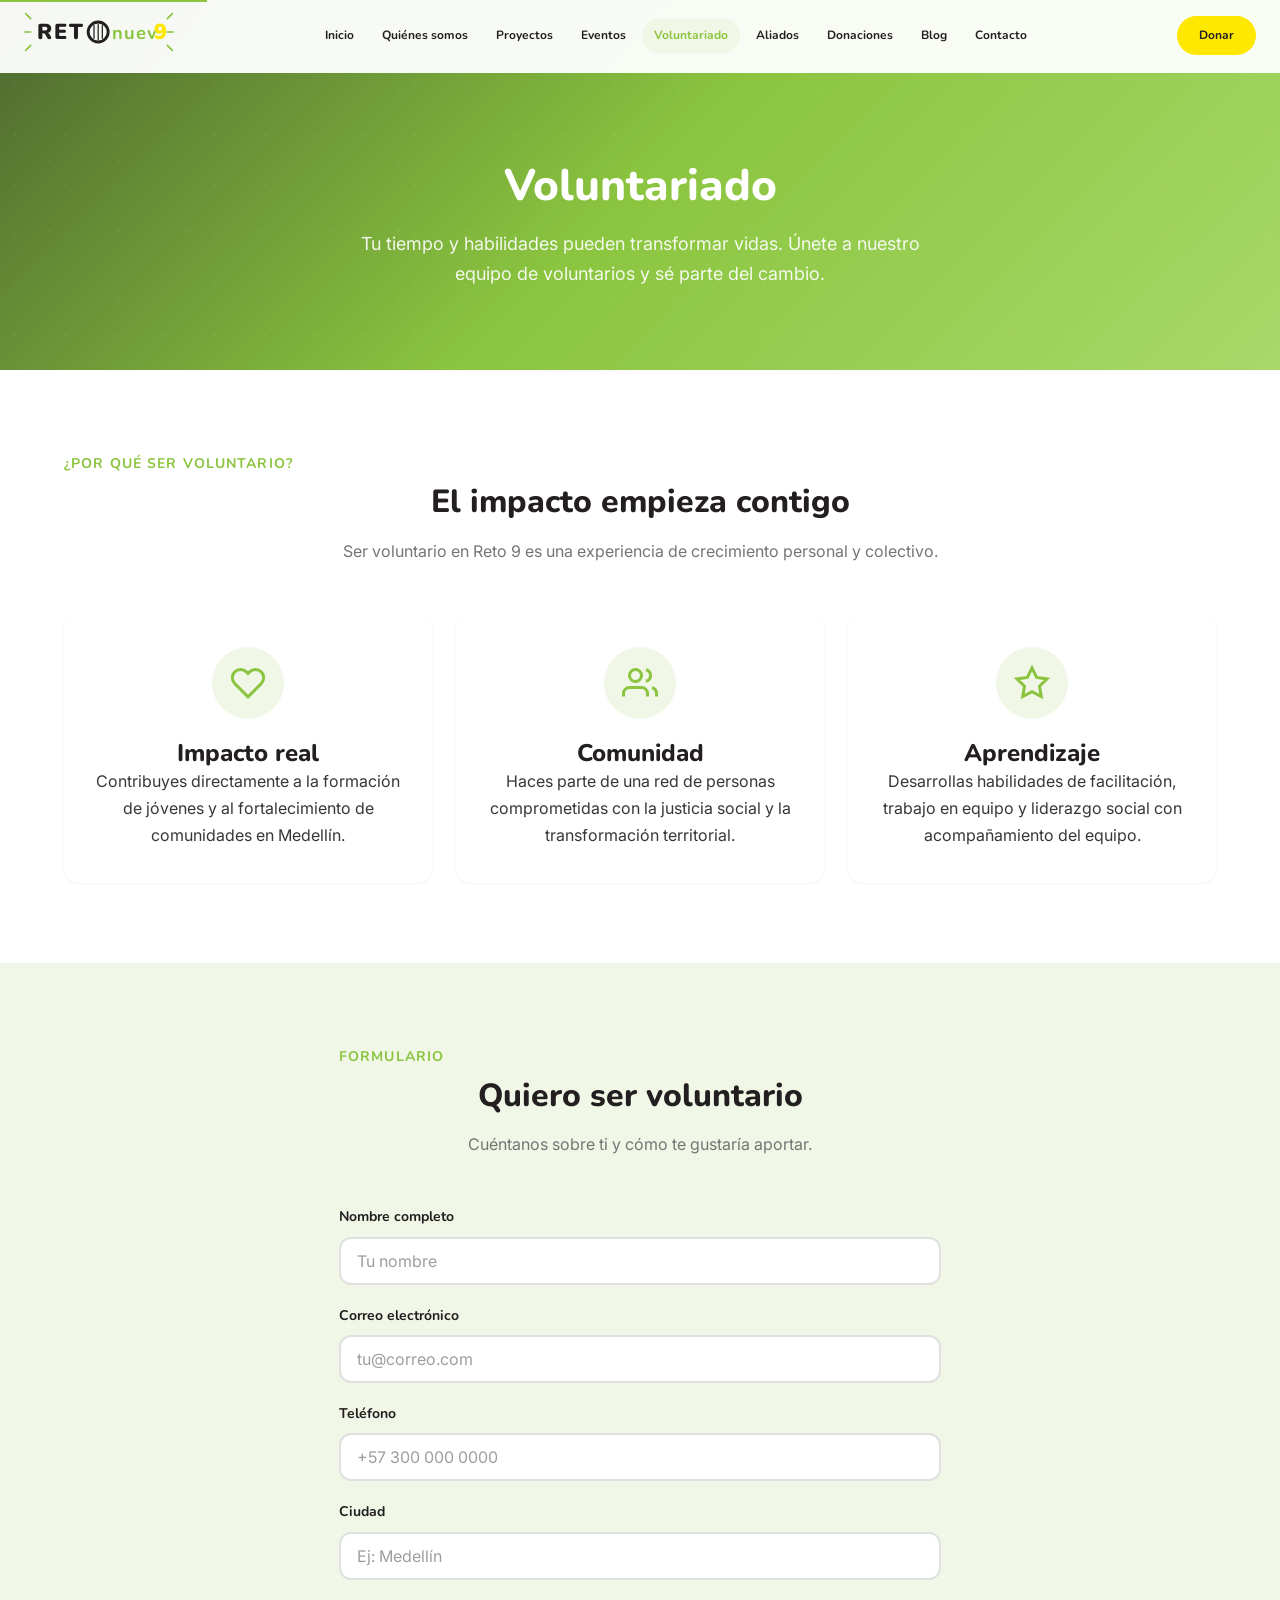
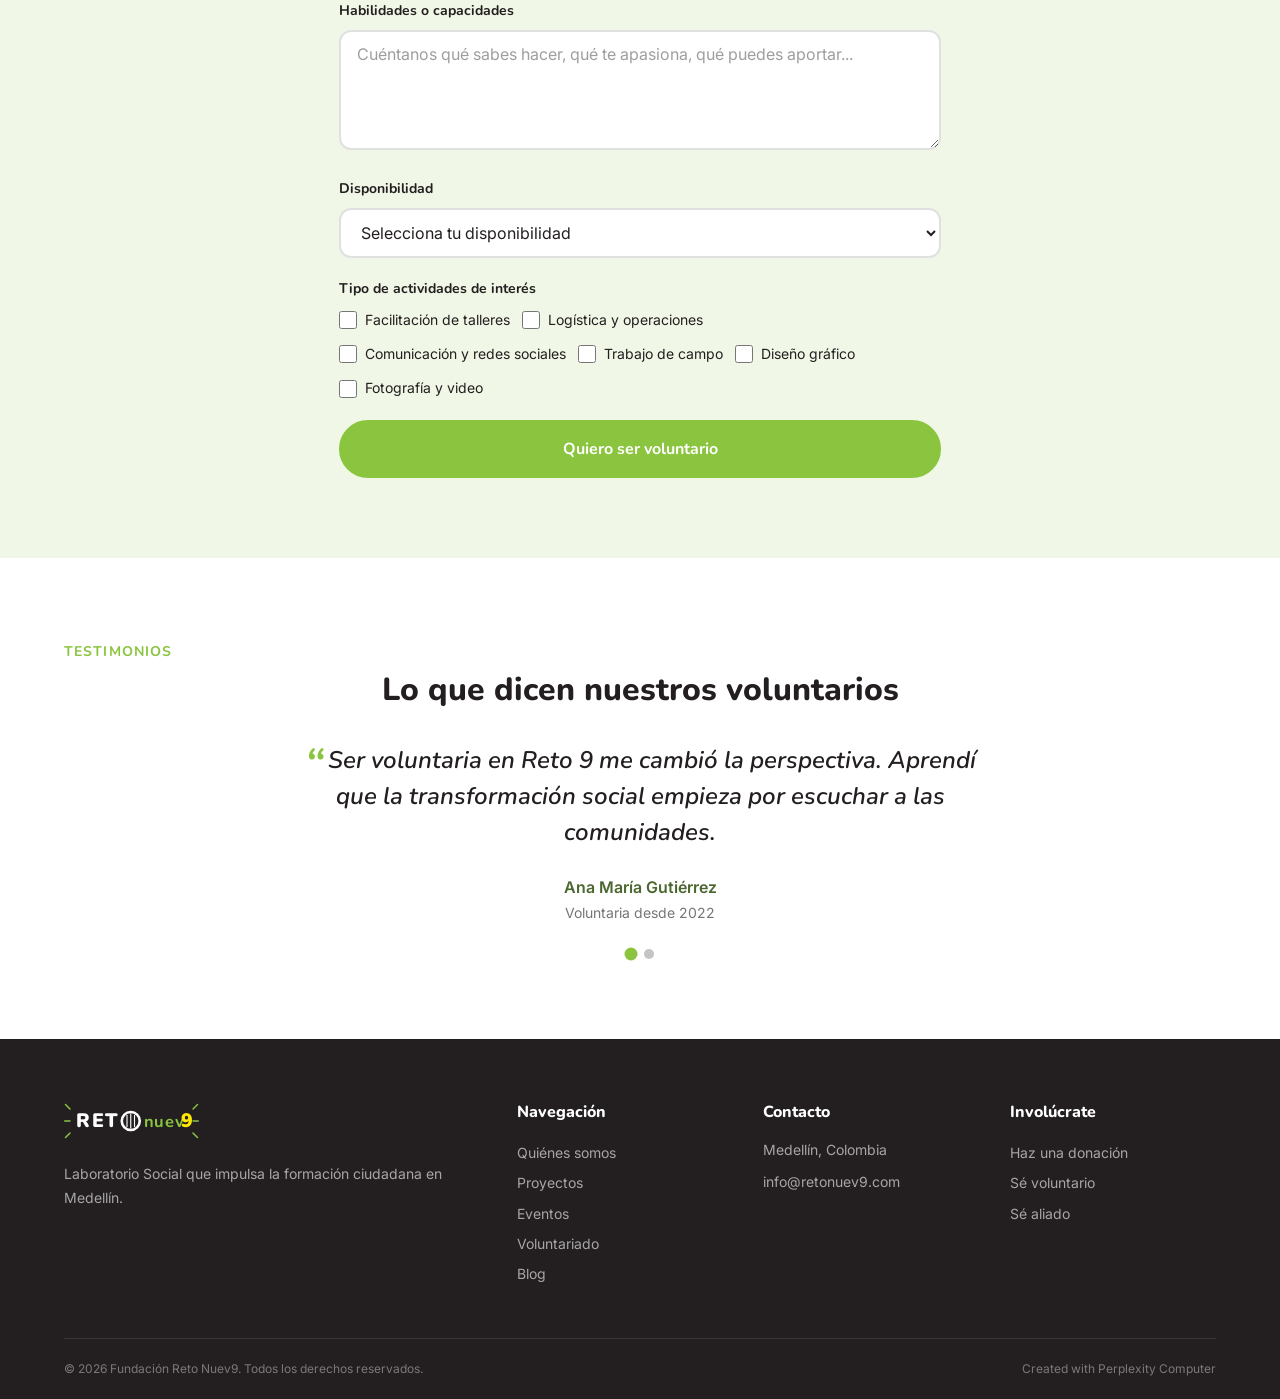
<file: voluntariado.html>
<!DOCTYPE html>
<html lang="es">
<head>
<!--
   ______                            __
  / ____/___  ____ ___  ____  __  __/ /____  _____
 / /   / __ \/ __ `__ \/ __ \/ / / / __/ _ \/ ___/
/ /___/ /_/ / / / / / / /_/ / /_/ / /_/  __/ /
\____/\____/_/ /_/ /_/ .___/\__,_/\__/\___/_/
                    /_/
        Created with Perplexity Computer
        https://www.perplexity.ai/computer
-->
<meta name="generator" content="Perplexity Computer">
<meta name="author" content="Perplexity Computer">
<meta property="og:see_also" content="https://www.perplexity.ai/computer">
<link rel="author" href="https://www.perplexity.ai/computer">
<meta charset="UTF-8">
<meta name="viewport" content="width=device-width, initial-scale=1.0">
<title>Voluntariado — Reto Nuev9</title>
<meta name="description" content="Únete como voluntario al Laboratorio Social Reto 9. Transforma tu comunidad desde la acción.">
<link rel="stylesheet" href="./styles.css">
</head>
<body>
<a href="#main" class="skip-link">Ir al contenido principal</a>

<header class="header" role="banner">
  <div class="header-inner">
    <a href="index.html" class="header-logo" aria-label="Reto Nuev9 — Inicio">
      <svg viewBox="0 0 180 48" fill="none"><line x1="8" y1="8" x2="2" y2="2" stroke="#8bc53f" stroke-width="2" stroke-linecap="round"/><line x1="8" y1="24" x2="1" y2="24" stroke="#8bc53f" stroke-width="2" stroke-linecap="round"/><line x1="8" y1="40" x2="2" y2="46" stroke="#8bc53f" stroke-width="2" stroke-linecap="round"/><line x1="172" y1="8" x2="178" y2="2" stroke="#8bc53f" stroke-width="2" stroke-linecap="round"/><line x1="172" y1="24" x2="179" y2="24" stroke="#8bc53f" stroke-width="2" stroke-linecap="round"/><line x1="172" y1="40" x2="178" y2="46" stroke="#8bc53f" stroke-width="2" stroke-linecap="round"/><text x="16" y="32" font-family="'Nunito', sans-serif" font-weight="900" font-size="26" fill="#231f20" letter-spacing="2">RET</text><circle cx="89" cy="24" r="12" stroke="#231f20" stroke-width="3.5" fill="none"/><line x1="84" y1="16" x2="84" y2="32" stroke="#231f20" stroke-width="1.5"/><line x1="89" y1="14" x2="89" y2="34" stroke="#231f20" stroke-width="1.5"/><line x1="94" y1="16" x2="94" y2="32" stroke="#231f20" stroke-width="1.5"/><text x="106" y="32" font-family="'Nunito', sans-serif" font-weight="700" font-size="22" fill="#8bc53f" letter-spacing="1">nuev</text><text x="156" y="32" font-family="'Nunito', sans-serif" font-weight="900" font-size="26" fill="#ffe800" letter-spacing="0">9</text></svg>
    </a>
    <nav class="header-nav"><a href="index.html">Inicio</a><a href="quienes-somos.html">Quiénes somos</a><a href="proyectos.html">Proyectos</a><a href="eventos.html">Eventos</a><a href="voluntariado.html">Voluntariado</a><a href="aliados.html">Aliados</a><a href="donaciones.html">Donaciones</a><a href="blog.html">Blog</a><a href="contacto.html">Contacto</a></nav>
    <div class="header-actions"><a href="donaciones.html" class="btn btn-accent btn-sm header-donate">Donar</a><button class="menu-toggle" aria-label="Abrir menú"><span></span></button></div>
  </div>
</header>
<div class="mobile-menu-overlay"></div>
<nav class="mobile-menu"><a href="index.html">Inicio</a><a href="quienes-somos.html">Quiénes somos</a><a href="proyectos.html">Proyectos</a><a href="eventos.html">Eventos</a><a href="voluntariado.html">Voluntariado</a><a href="aliados.html">Aliados</a><a href="donaciones.html">Donaciones</a><a href="blog.html">Blog</a><a href="contacto.html">Contacto</a><a href="donaciones.html" class="btn btn-accent">Donar ahora</a></nav>

<main id="main">

<section class="page-hero">
  <div class="container">
    <h1>Voluntariado</h1>
    <p>Tu tiempo y habilidades pueden transformar vidas. Únete a nuestro equipo de voluntarios y sé parte del cambio.</p>
  </div>
</section>

<!-- WHY VOLUNTEER -->
<section class="section section--white">
  <div class="container">
    <span class="section-label reveal">¿Por qué ser voluntario?</span>
    <h2 class="section-title reveal">El impacto empieza contigo</h2>
    <p class="section-subtitle reveal">Ser voluntario en Reto 9 es una experiencia de crecimiento personal y colectivo.</p>

    <div class="benefits-grid">
      <div class="card benefit-card reveal">
        <div class="benefit-icon">
          <svg viewBox="0 0 24 24" fill="none" stroke="currentColor" stroke-width="2"><path d="M20.84 4.61a5.5 5.5 0 0 0-7.78 0L12 5.67l-1.06-1.06a5.5 5.5 0 0 0-7.78 7.78l1.06 1.06L12 21.23l7.78-7.78 1.06-1.06a5.5 5.5 0 0 0 0-7.78z"/></svg>
        </div>
        <h3>Impacto real</h3>
        <p>Contribuyes directamente a la formación de jóvenes y al fortalecimiento de comunidades en Medellín.</p>
      </div>
      <div class="card benefit-card reveal">
        <div class="benefit-icon">
          <svg viewBox="0 0 24 24" fill="none" stroke="currentColor" stroke-width="2"><path d="M17 21v-2a4 4 0 0 0-4-4H5a4 4 0 0 0-4 4v2"/><circle cx="9" cy="7" r="4"/><path d="M23 21v-2a4 4 0 0 0-3-3.87"/><path d="M16 3.13a4 4 0 0 1 0 7.75"/></svg>
        </div>
        <h3>Comunidad</h3>
        <p>Haces parte de una red de personas comprometidas con la justicia social y la transformación territorial.</p>
      </div>
      <div class="card benefit-card reveal">
        <div class="benefit-icon">
          <svg viewBox="0 0 24 24" fill="none" stroke="currentColor" stroke-width="2"><polygon points="12 2 15.09 8.26 22 9.27 17 14.14 18.18 21.02 12 17.77 5.82 21.02 7 14.14 2 9.27 8.91 8.26 12 2"/></svg>
        </div>
        <h3>Aprendizaje</h3>
        <p>Desarrollas habilidades de facilitación, trabajo en equipo y liderazgo social con acompañamiento del equipo.</p>
      </div>
    </div>
  </div>
</section>

<!-- VOLUNTEER FORM -->
<section class="section section--tint" id="volunteer-form">
  <div class="container" style="max-width:650px;">
    <span class="section-label reveal">Formulario</span>
    <h2 class="section-title reveal">Quiero ser voluntario</h2>
    <p class="section-subtitle reveal">Cuéntanos sobre ti y cómo te gustaría aportar.</p>

    <form class="reveal">
      <div class="form-group">
        <label class="form-label" for="vol-name">Nombre completo</label>
        <input type="text" id="vol-name" class="form-input" placeholder="Tu nombre" required>
      </div>
      <div class="form-group">
        <label class="form-label" for="vol-email">Correo electrónico</label>
        <input type="email" id="vol-email" class="form-input" placeholder="tu@correo.com" required>
      </div>
      <div class="form-group">
        <label class="form-label" for="vol-phone">Teléfono</label>
        <input type="tel" id="vol-phone" class="form-input" placeholder="+57 300 000 0000">
      </div>
      <div class="form-group">
        <label class="form-label" for="vol-city">Ciudad</label>
        <input type="text" id="vol-city" class="form-input" placeholder="Ej: Medellín">
      </div>
      <div class="form-group">
        <label class="form-label" for="vol-skills">Habilidades o capacidades</label>
        <textarea id="vol-skills" class="form-textarea" placeholder="Cuéntanos qué sabes hacer, qué te apasiona, qué puedes aportar..."></textarea>
      </div>
      <div class="form-group">
        <label class="form-label" for="vol-availability">Disponibilidad</label>
        <select id="vol-availability" class="form-select">
          <option value="">Selecciona tu disponibilidad</option>
          <option>Tiempo completo</option>
          <option>Fines de semana</option>
          <option>Eventos específicos</option>
          <option>Virtual / remoto</option>
        </select>
      </div>
      <div class="form-group">
        <label class="form-label">Tipo de actividades de interés</label>
        <div class="form-checkbox-group">
          <label class="form-checkbox-label"><input type="checkbox"> Facilitación de talleres</label>
          <label class="form-checkbox-label"><input type="checkbox"> Logística y operaciones</label>
          <label class="form-checkbox-label"><input type="checkbox"> Comunicación y redes sociales</label>
          <label class="form-checkbox-label"><input type="checkbox"> Trabajo de campo</label>
          <label class="form-checkbox-label"><input type="checkbox"> Diseño gráfico</label>
          <label class="form-checkbox-label"><input type="checkbox"> Fotografía y video</label>
        </div>
      </div>
      <button type="submit" class="btn btn-primary btn-lg" style="width:100%;">Quiero ser voluntario</button>
    </form>
  </div>
</section>

<!-- VOLUNTEER TESTIMONIALS -->
<section class="section section--white">
  <div class="container">
    <span class="section-label reveal">Testimonios</span>
    <h2 class="section-title reveal">Lo que dicen nuestros voluntarios</h2>

    <div class="testimonials-slider reveal" style="margin-top:32px;">
      <div class="testimonial-item active">
        <p class="testimonial-quote">Ser voluntaria en Reto 9 me cambió la perspectiva. Aprendí que la transformación social empieza por escuchar a las comunidades.</p>
        <p class="testimonial-author">Ana María Gutiérrez</p>
        <p class="testimonial-role">Voluntaria desde 2022</p>
      </div>
      <div class="testimonial-item">
        <p class="testimonial-quote">Cada taller es una oportunidad de crecer. Los jóvenes me enseñan tanto como yo les puedo aportar.</p>
        <p class="testimonial-author">Felipe Hernández</p>
        <p class="testimonial-role">Facilitador voluntario</p>
      </div>
      <div class="testimonial-dots">
        <button class="testimonial-dot active" aria-label="Testimonio 1"></button>
        <button class="testimonial-dot" aria-label="Testimonio 2"></button>
      </div>
    </div>
  </div>
</section>

</main>

<footer class="footer" role="contentinfo">
  <div class="container">
    <div class="footer-grid">
      <div class="footer-col"><div class="footer-logo"><svg viewBox="0 0 180 48" fill="none"><line x1="8" y1="8" x2="2" y2="2" stroke="#8bc53f" stroke-width="2" stroke-linecap="round"/><line x1="8" y1="24" x2="1" y2="24" stroke="#8bc53f" stroke-width="2" stroke-linecap="round"/><line x1="8" y1="40" x2="2" y2="46" stroke="#8bc53f" stroke-width="2" stroke-linecap="round"/><line x1="172" y1="8" x2="178" y2="2" stroke="#8bc53f" stroke-width="2" stroke-linecap="round"/><line x1="172" y1="24" x2="179" y2="24" stroke="#8bc53f" stroke-width="2" stroke-linecap="round"/><line x1="172" y1="40" x2="178" y2="46" stroke="#8bc53f" stroke-width="2" stroke-linecap="round"/><text x="16" y="32" font-family="'Nunito', sans-serif" font-weight="900" font-size="26" fill="#ffffff" letter-spacing="2">RET</text><circle cx="89" cy="24" r="12" stroke="#ffffff" stroke-width="3.5" fill="none"/><line x1="84" y1="16" x2="84" y2="32" stroke="#ffffff" stroke-width="1.5"/><line x1="89" y1="14" x2="89" y2="34" stroke="#ffffff" stroke-width="1.5"/><line x1="94" y1="16" x2="94" y2="32" stroke="#ffffff" stroke-width="1.5"/><text x="106" y="32" font-family="'Nunito', sans-serif" font-weight="700" font-size="22" fill="#8bc53f" letter-spacing="1">nuev</text><text x="156" y="32" font-family="'Nunito', sans-serif" font-weight="900" font-size="26" fill="#ffe800" letter-spacing="0">9</text></svg></div><p>Laboratorio Social que impulsa la formación ciudadana en Medellín.</p></div>
      <div class="footer-col"><h4>Navegación</h4><a href="quienes-somos.html">Quiénes somos</a><a href="proyectos.html">Proyectos</a><a href="eventos.html">Eventos</a><a href="voluntariado.html">Voluntariado</a><a href="blog.html">Blog</a></div>
      <div class="footer-col"><h4>Contacto</h4><p>Medellín, Colombia</p><p style="margin-top:8px;">info@retonuev9.com</p></div>
      <div class="footer-col"><h4>Involúcrate</h4><a href="donaciones.html">Haz una donación</a><a href="voluntariado.html">Sé voluntario</a><a href="aliados.html">Sé aliado</a></div>
    </div>
    <div class="footer-bottom"><p>© 2026 Fundación Reto Nuev9. Todos los derechos reservados.</p><a href="https://www.perplexity.ai/computer" target="_blank" rel="noopener noreferrer">Created with Perplexity Computer</a></div>
  </div>
</footer>
<script src="./main.js"></script>
</body>
</html>
</file>
<file: styles.css>
/* ============================================
   RETO NUEV9 — Laboratorio Social
   styles.css — Shared stylesheet
   ============================================ */

/* Google Fonts */
@import url('https://fonts.googleapis.com/css2?family=Nunito:wght@400;600;700;800;900&family=Inter:wght@300;400;500;600;700&display=swap');

/* ---- CSS Variables ---- */
:root {
  --color-green: #8bc53f;
  --color-green-dark: #4c672f;
  --color-green-darker: #3a5122;
  --color-yellow: #ffe800;
  --color-yellow-hover: #f0db00;
  --color-dark: #231f20;
  --color-dark-light: #3a3637;
  --color-bg-white: #ffffff;
  --color-bg-light: #f8faf5;
  --color-bg-green-tint: #f0f7e6;
  --color-bg-green-tint2: #e8f5d6;
  --color-bg-green-tint3: #f4fbe8;
  --color-gray-100: #f5f5f5;
  --color-gray-200: #e0e0e0;
  --color-gray-300: #c4c4c4;
  --color-gray-400: #9e9e9e;
  --color-gray-500: #757575;

  --font-heading: 'Nunito', 'Quicksand', sans-serif;
  --font-body: 'Inter', sans-serif;

  --text-hero: clamp(2.5rem, 5vw, 3.5rem);
  --text-h1: clamp(2rem, 4vw, 2.75rem);
  --text-h2: clamp(1.5rem, 3vw, 2rem);
  --text-h3: clamp(1.25rem, 2vw, 1.5rem);
  --text-body: 1rem;
  --text-sm: 0.875rem;
  --text-xs: 0.75rem;

  --space-4: 4px;
  --space-8: 8px;
  --space-12: 12px;
  --space-16: 16px;
  --space-20: 20px;
  --space-24: 24px;
  --space-32: 32px;
  --space-40: 40px;
  --space-48: 48px;
  --space-64: 64px;
  --space-80: 80px;

  --radius-sm: 8px;
  --radius-md: 12px;
  --radius-lg: 16px;
  --radius-xl: 24px;
  --radius-full: 9999px;

  --shadow-sm: 0 1px 3px rgba(35,31,32,0.06);
  --shadow-md: 0 4px 12px rgba(35,31,32,0.08);
  --shadow-lg: 0 8px 24px rgba(35,31,32,0.1);
  --shadow-xl: 0 12px 40px rgba(35,31,32,0.12);

  --transition-fast: 0.2s cubic-bezier(0.16, 1, 0.3, 1);
  --transition-normal: 0.3s cubic-bezier(0.16, 1, 0.3, 1);
  --transition-slow: 0.5s cubic-bezier(0.16, 1, 0.3, 1);

  --max-width: 1200px;
  --max-width-lg: 1400px;
}

/* ---- Reset & Base ---- */
*, *::before, *::after {
  margin: 0;
  padding: 0;
  box-sizing: border-box;
}

html {
  scroll-behavior: smooth;
  -webkit-font-smoothing: antialiased;
  -moz-osx-font-smoothing: grayscale;
}

body {
  font-family: var(--font-body);
  font-size: var(--text-body);
  color: var(--color-dark);
  background: var(--color-bg-white);
  line-height: 1.6;
  overflow-x: hidden;
}

img {
  max-width: 100%;
  display: block;
}

a {
  color: inherit;
  text-decoration: none;
}

ul, ol {
  list-style: none;
}

h1, h2, h3, h4, h5, h6 {
  font-family: var(--font-heading);
  font-weight: 800;
  line-height: 1.2;
  color: var(--color-dark);
}

h1 { font-size: var(--text-h1); }
h2 { font-size: var(--text-h2); }
h3 { font-size: var(--text-h3); }

p {
  line-height: 1.7;
  color: var(--color-dark-light);
}

/* ---- Container ---- */
.container {
  width: 100%;
  max-width: var(--max-width);
  margin: 0 auto;
  padding: 0 var(--space-24);
}

.container-lg {
  max-width: var(--max-width-lg);
  margin: 0 auto;
  padding: 0 var(--space-24);
}

/* ---- Section Spacing ---- */
.section {
  padding: var(--space-48) 0;
}

@media (min-width: 768px) {
  .section {
    padding: var(--space-80) 0;
  }
}

.section--white { background: var(--color-bg-white); }
.section--light { background: var(--color-bg-light); }
.section--tint { background: var(--color-bg-green-tint); }
.section--tint2 { background: var(--color-bg-green-tint2); }
.section--green { background: var(--color-green); }
.section--dark-green { background: var(--color-green-dark); }
.section--dark { background: var(--color-dark); }

.section-title {
  text-align: center;
  margin-bottom: var(--space-16);
}

.section-subtitle {
  text-align: center;
  color: var(--color-gray-500);
  max-width: 600px;
  margin: 0 auto var(--space-48);
  font-size: var(--text-body);
}

.section-label {
  display: inline-block;
  font-family: var(--font-heading);
  font-size: var(--text-sm);
  font-weight: 700;
  color: var(--color-green);
  text-transform: uppercase;
  letter-spacing: 0.08em;
  margin-bottom: var(--space-8);
}

/* ---- Buttons ---- */
.btn {
  display: inline-flex;
  align-items: center;
  justify-content: center;
  gap: var(--space-8);
  padding: var(--space-12) var(--space-32);
  border-radius: var(--radius-full);
  font-family: var(--font-heading);
  font-size: var(--text-sm);
  font-weight: 700;
  cursor: pointer;
  border: 2px solid transparent;
  transition: all var(--transition-fast);
  text-decoration: none;
  white-space: nowrap;
}

.btn:hover {
  transform: scale(1.02);
}

.btn:active {
  transform: scale(0.98);
}

.btn-primary {
  background: var(--color-green);
  color: #fff;
  border-color: var(--color-green);
}

.btn-primary:hover {
  background: var(--color-green-dark);
  border-color: var(--color-green-dark);
}

.btn-secondary {
  background: #fff;
  color: var(--color-green);
  border-color: var(--color-green);
}

.btn-secondary:hover {
  background: var(--color-bg-green-tint);
}

.btn-accent {
  background: var(--color-yellow);
  color: var(--color-dark);
  border-color: var(--color-yellow);
}

.btn-accent:hover {
  background: var(--color-yellow-hover);
  border-color: var(--color-yellow-hover);
}

.btn-white {
  background: #fff;
  color: var(--color-green);
  border-color: #fff;
}

.btn-white:hover {
  background: var(--color-bg-green-tint);
  border-color: var(--color-bg-green-tint);
}

.btn-outline-white {
  background: transparent;
  color: #fff;
  border-color: #fff;
}

.btn-outline-white:hover {
  background: rgba(255,255,255,0.1);
}

.btn-sm {
  padding: var(--space-8) var(--space-20);
  font-size: var(--text-xs);
}

.btn-lg {
  padding: var(--space-16) var(--space-40);
  font-size: var(--text-body);
}

/* ---- Cards ---- */
.card {
  background: #fff;
  border-radius: var(--radius-lg);
  padding: var(--space-24);
  box-shadow: var(--shadow-sm);
  border: 2px solid transparent;
  transition: all var(--transition-normal);
}

.card:hover {
  box-shadow: var(--shadow-lg);
  border-color: var(--color-green);
}

/* ---- Form Elements ---- */
.form-group {
  margin-bottom: var(--space-20);
}

.form-label {
  display: block;
  font-family: var(--font-heading);
  font-weight: 700;
  font-size: var(--text-sm);
  color: var(--color-dark);
  margin-bottom: var(--space-8);
}

.form-input,
.form-textarea,
.form-select {
  width: 100%;
  padding: var(--space-12) var(--space-16);
  border: 2px solid var(--color-gray-200);
  border-radius: var(--radius-md);
  font-family: var(--font-body);
  font-size: var(--text-body);
  color: var(--color-dark);
  background: #fff;
  transition: border-color var(--transition-fast), box-shadow var(--transition-fast);
  outline: none;
}

.form-input:focus,
.form-textarea:focus,
.form-select:focus {
  border-color: var(--color-green);
  box-shadow: 0 0 0 3px rgba(139,197,63,0.2);
}

.form-input::placeholder,
.form-textarea::placeholder {
  color: var(--color-gray-400);
}

.form-textarea {
  resize: vertical;
  min-height: 120px;
}

.form-checkbox-group {
  display: flex;
  flex-wrap: wrap;
  gap: var(--space-12);
}

.form-checkbox-label {
  display: flex;
  align-items: center;
  gap: var(--space-8);
  font-size: var(--text-sm);
  cursor: pointer;
}

.form-checkbox-label input[type="checkbox"],
.form-checkbox-label input[type="radio"] {
  accent-color: var(--color-green);
  width: 18px;
  height: 18px;
}

/* ---- Header / Navigation ---- */
.header {
  position: fixed;
  top: 0;
  left: 0;
  right: 0;
  z-index: 1000;
  background: rgba(255,255,255,0.95);
  backdrop-filter: blur(12px);
  -webkit-backdrop-filter: blur(12px);
  transition: box-shadow var(--transition-normal);
  border-bottom: 1px solid transparent;
}

.header--scrolled {
  box-shadow: var(--shadow-md);
  border-bottom-color: rgba(139,197,63,0.1);
}

.header-inner {
  display: flex;
  align-items: center;
  justify-content: space-between;
  padding: var(--space-12) var(--space-24);
  max-width: var(--max-width-lg);
  margin: 0 auto;
}

.header-logo {
  flex-shrink: 0;
}

.header-logo svg {
  height: 40px;
  width: auto;
}

.header-nav {
  display: none;
  align-items: center;
  gap: var(--space-4);
}

@media (min-width: 1024px) {
  .header-nav {
    display: flex;
  }
}

.header-nav a {
  font-family: var(--font-heading);
  font-size: var(--text-xs);
  font-weight: 700;
  color: var(--color-dark);
  padding: var(--space-8) var(--space-12);
  border-radius: var(--radius-full);
  transition: all var(--transition-fast);
  white-space: nowrap;
}

.header-nav a:hover,
.header-nav a.active {
  color: var(--color-green);
  background: var(--color-bg-green-tint);
}

.header-actions {
  display: flex;
  align-items: center;
  gap: var(--space-12);
}

.header-donate {
  display: none;
}

@media (min-width: 768px) {
  .header-donate {
    display: inline-flex;
  }
}

/* Mobile Menu Toggle */
.menu-toggle {
  display: flex;
  align-items: center;
  justify-content: center;
  width: 44px;
  height: 44px;
  background: none;
  border: none;
  cursor: pointer;
  position: relative;
  z-index: 1001;
}

@media (min-width: 1024px) {
  .menu-toggle {
    display: none;
  }
}

.menu-toggle span {
  display: block;
  width: 24px;
  height: 2px;
  background: var(--color-dark);
  border-radius: 2px;
  transition: all var(--transition-fast);
  position: relative;
}

.menu-toggle span::before,
.menu-toggle span::after {
  content: '';
  position: absolute;
  left: 0;
  width: 24px;
  height: 2px;
  background: var(--color-dark);
  border-radius: 2px;
  transition: all var(--transition-fast);
}

.menu-toggle span::before { top: -7px; }
.menu-toggle span::after { top: 7px; }

.menu-toggle.active span { background: transparent; }
.menu-toggle.active span::before {
  top: 0;
  transform: rotate(45deg);
}
.menu-toggle.active span::after {
  top: 0;
  transform: rotate(-45deg);
}

/* Mobile Menu */
.mobile-menu {
  position: fixed;
  top: 0;
  right: -100%;
  width: 85%;
  max-width: 380px;
  height: 100vh;
  background: #fff;
  z-index: 999;
  padding: 100px var(--space-32) var(--space-32);
  transition: right var(--transition-normal);
  overflow-y: auto;
  box-shadow: var(--shadow-xl);
}

.mobile-menu.active {
  right: 0;
}

.mobile-menu-overlay {
  position: fixed;
  top: 0;
  left: 0;
  width: 100%;
  height: 100%;
  background: rgba(35,31,32,0.5);
  z-index: 998;
  opacity: 0;
  visibility: hidden;
  transition: all var(--transition-normal);
}

.mobile-menu-overlay.active {
  opacity: 1;
  visibility: visible;
}

.mobile-menu a {
  display: block;
  font-family: var(--font-heading);
  font-size: var(--text-h3);
  font-weight: 700;
  color: var(--color-dark);
  padding: var(--space-12) 0;
  border-bottom: 1px solid var(--color-gray-200);
  transition: color var(--transition-fast);
}

.mobile-menu a:hover {
  color: var(--color-green);
}

.mobile-menu .btn {
  margin-top: var(--space-24);
  width: 100%;
}

/* ---- Hero ---- */
.hero {
  position: relative;
  min-height: 80vh;
  display: flex;
  align-items: center;
  overflow: hidden;
  margin-top: 65px;
}

.hero-bg {
  position: absolute;
  inset: 0;
  background: linear-gradient(135deg, #6db32a 0%, #8bc53f 30%, #a8d86a 60%, #4c672f 100%);
  z-index: 1;
}

.hero-bg::after {
  content: '';
  position: absolute;
  inset: 0;
  background: rgba(139,197,63,0.85);
  z-index: 2;
}

.hero-bg-pattern {
  position: absolute;
  inset: 0;
  z-index: 3;
  opacity: 0.08;
  background-image:
    radial-gradient(circle at 20% 80%, #fff 1px, transparent 1px),
    radial-gradient(circle at 80% 20%, #fff 1px, transparent 1px),
    radial-gradient(circle at 50% 50%, #fff 1px, transparent 1px);
  background-size: 60px 60px, 80px 80px, 40px 40px;
}

.hero-content {
  position: relative;
  z-index: 10;
  text-align: center;
  padding: var(--space-48) var(--space-24);
  max-width: 850px;
  margin: 0 auto;
}

.hero h1 {
  font-size: var(--text-hero);
  color: #fff;
  margin-bottom: var(--space-24);
  font-weight: 900;
}

.hero p {
  color: rgba(255,255,255,0.92);
  font-size: clamp(1rem, 2vw, 1.2rem);
  margin-bottom: var(--space-32);
  line-height: 1.7;
  max-width: 650px;
  margin-left: auto;
  margin-right: auto;
}

/* Page Hero (subpages) */
.page-hero {
  position: relative;
  padding: clamp(100px, 15vw, 160px) 0 clamp(40px, 8vw, 80px);
  background: linear-gradient(135deg, #4c672f 0%, #8bc53f 50%, #a8d86a 100%);
  text-align: center;
  overflow: hidden;
}

.page-hero::before {
  content: '';
  position: absolute;
  inset: 0;
  opacity: 0.06;
  background-image:
    radial-gradient(circle at 30% 70%, #fff 1px, transparent 1px),
    radial-gradient(circle at 70% 30%, #fff 1px, transparent 1px);
  background-size: 50px 50px, 70px 70px;
}

.page-hero h1 {
  color: #fff;
  position: relative;
  z-index: 2;
  margin-bottom: var(--space-16);
}

.page-hero p {
  color: rgba(255,255,255,0.9);
  position: relative;
  z-index: 2;
  max-width: 600px;
  margin: 0 auto;
  font-size: clamp(1rem, 2vw, 1.125rem);
}

/* ---- Impact Numbers ---- */
.impact-grid {
  display: grid;
  grid-template-columns: repeat(auto-fit, minmax(200px, 1fr));
  gap: var(--space-32);
  text-align: center;
}

.impact-item .impact-number {
  font-family: var(--font-heading);
  font-size: clamp(2.5rem, 5vw, 3.5rem);
  font-weight: 900;
  color: var(--color-green);
  line-height: 1;
  margin-bottom: var(--space-8);
}

.impact-item .impact-label {
  font-size: var(--text-sm);
  color: var(--color-gray-500);
  font-weight: 500;
}

/* ---- Lineas de Acción Cards ---- */
.action-grid {
  display: grid;
  grid-template-columns: 1fr;
  gap: var(--space-24);
}

@media (min-width: 768px) {
  .action-grid {
    grid-template-columns: repeat(3, 1fr);
  }
}

.action-card {
  text-align: center;
  padding: var(--space-40) var(--space-24);
}

.action-card-icon {
  width: 64px;
  height: 64px;
  margin: 0 auto var(--space-20);
  background: var(--color-bg-green-tint);
  border-radius: var(--radius-lg);
  display: flex;
  align-items: center;
  justify-content: center;
}

.action-card-icon svg {
  width: 32px;
  height: 32px;
  color: var(--color-green);
}

.action-card h3 {
  margin-bottom: var(--space-12);
  font-size: var(--text-h3);
}

.action-card p {
  font-size: var(--text-sm);
  color: var(--color-gray-500);
}

/* ---- About Preview ---- */
.about-split {
  display: grid;
  grid-template-columns: 1fr;
  gap: var(--space-48);
  align-items: center;
}

@media (min-width: 768px) {
  .about-split {
    grid-template-columns: 1fr 1fr;
  }
}

.about-image-block {
  aspect-ratio: 4/3;
  border-radius: var(--radius-xl);
  background: linear-gradient(135deg, var(--color-green) 0%, var(--color-green-dark) 100%);
  position: relative;
  overflow: hidden;
}

.about-image-block::after {
  content: '';
  position: absolute;
  inset: 0;
  background:
    radial-gradient(circle at 30% 70%, rgba(255,232,0,0.3), transparent 50%),
    radial-gradient(circle at 70% 30%, rgba(255,255,255,0.15), transparent 40%);
}

.about-text h2 {
  margin-bottom: var(--space-16);
}

.about-text p {
  margin-bottom: var(--space-24);
}

/* ---- Projects Carousel ---- */
.carousel-wrapper {
  overflow-x: auto;
  -webkit-overflow-scrolling: touch;
  scroll-snap-type: x mandatory;
  scrollbar-width: none;
  padding-bottom: var(--space-16);
}

.carousel-wrapper::-webkit-scrollbar {
  display: none;
}

.carousel-track {
  display: flex;
  gap: var(--space-24);
  padding: 0 var(--space-24);
}

.carousel-card {
  flex: 0 0 300px;
  scroll-snap-align: start;
}

@media (min-width: 768px) {
  .carousel-card {
    flex: 0 0 350px;
  }
}

.carousel-card .card-image {
  height: 180px;
  border-radius: var(--radius-lg) var(--radius-lg) 0 0;
  margin: calc(-1 * var(--space-24)) calc(-1 * var(--space-24)) var(--space-16);
  background: linear-gradient(135deg, var(--color-bg-green-tint2), var(--color-green));
  position: relative;
  overflow: hidden;
}

.carousel-card .card-image::after {
  content: '';
  position: absolute;
  inset: 0;
  background: radial-gradient(circle at 60% 40%, rgba(255,232,0,0.2), transparent 60%);
}

.carousel-card h3 {
  margin-bottom: var(--space-8);
  font-size: var(--text-h3);
}

.carousel-card p {
  font-size: var(--text-sm);
  color: var(--color-gray-500);
  margin-bottom: var(--space-16);
}

/* ---- Testimonials ---- */
.testimonials-slider {
  max-width: 700px;
  margin: 0 auto;
  text-align: center;
}

.testimonial-item {
  display: none;
}

.testimonial-item.active {
  display: block;
}

.testimonial-quote {
  font-family: var(--font-heading);
  font-size: var(--text-h3);
  font-weight: 600;
  font-style: italic;
  color: var(--color-dark);
  margin-bottom: var(--space-24);
  line-height: 1.5;
}

.testimonial-quote::before {
  content: '\201C';
  color: var(--color-green);
  font-size: 3rem;
  line-height: 0;
  vertical-align: -0.3em;
  margin-right: 4px;
}

.testimonial-author {
  font-weight: 600;
  color: var(--color-green-dark);
}

.testimonial-role {
  font-size: var(--text-sm);
  color: var(--color-gray-500);
}

.testimonial-dots {
  display: flex;
  gap: var(--space-8);
  justify-content: center;
  margin-top: var(--space-24);
}

.testimonial-dot {
  width: 10px;
  height: 10px;
  border-radius: 50%;
  background: var(--color-gray-300);
  border: none;
  cursor: pointer;
  transition: all var(--transition-fast);
}

.testimonial-dot.active {
  background: var(--color-green);
  transform: scale(1.3);
}

/* ---- Events Grid ---- */
.events-grid {
  display: grid;
  grid-template-columns: 1fr;
  gap: var(--space-24);
}

@media (min-width: 768px) {
  .events-grid {
    grid-template-columns: repeat(2, 1fr);
  }
}

@media (min-width: 1024px) {
  .events-grid {
    grid-template-columns: repeat(3, 1fr);
  }
}

.event-card {
  position: relative;
}

.event-date-badge {
  display: inline-flex;
  flex-direction: column;
  align-items: center;
  justify-content: center;
  width: 64px;
  height: 64px;
  background: var(--color-green);
  color: #fff;
  border-radius: var(--radius-md);
  margin-bottom: var(--space-16);
}

.event-date-badge .day {
  font-family: var(--font-heading);
  font-size: 1.5rem;
  font-weight: 900;
  line-height: 1;
}

.event-date-badge .month {
  font-size: var(--text-xs);
  font-weight: 600;
  text-transform: uppercase;
}

.event-card h3 {
  margin-bottom: var(--space-8);
}

.event-card .event-location {
  font-size: var(--text-sm);
  color: var(--color-gray-500);
  margin-bottom: var(--space-16);
  display: flex;
  align-items: center;
  gap: var(--space-4);
}

.event-card .event-location svg {
  width: 16px;
  height: 16px;
  flex-shrink: 0;
}

/* ---- Newsletter Banner ---- */
.newsletter-banner {
  background: var(--color-green-dark);
  padding: var(--space-48) var(--space-24);
  text-align: center;
}

.newsletter-banner h2 {
  color: #fff;
  margin-bottom: var(--space-8);
}

.newsletter-banner p {
  color: rgba(255,255,255,0.8);
  margin-bottom: var(--space-24);
}

.newsletter-form {
  display: flex;
  gap: var(--space-12);
  max-width: 500px;
  margin: 0 auto;
  flex-direction: column;
}

@media (min-width: 480px) {
  .newsletter-form {
    flex-direction: row;
  }
}

.newsletter-form input {
  flex: 1;
  padding: var(--space-12) var(--space-16);
  border: 2px solid rgba(255,255,255,0.3);
  border-radius: var(--radius-full);
  font-family: var(--font-body);
  font-size: var(--text-sm);
  color: #fff;
  background: rgba(255,255,255,0.1);
  outline: none;
}

.newsletter-form input::placeholder {
  color: rgba(255,255,255,0.6);
}

.newsletter-form input:focus {
  border-color: var(--color-yellow);
  box-shadow: 0 0 0 3px rgba(255,232,0,0.2);
}

/* ---- Partners Marquee ---- */
.partners-marquee {
  overflow: hidden;
  padding: var(--space-32) 0;
}

.marquee-track {
  display: flex;
  gap: var(--space-48);
  animation: marquee 30s linear infinite;
  width: max-content;
}

@keyframes marquee {
  from { transform: translateX(0); }
  to { transform: translateX(-50%); }
}

.partner-logo {
  flex-shrink: 0;
  display: flex;
  align-items: center;
  justify-content: center;
  gap: var(--space-8);
  padding: var(--space-12) var(--space-24);
  background: var(--color-bg-light);
  border-radius: var(--radius-full);
  font-family: var(--font-heading);
  font-size: var(--text-sm);
  font-weight: 700;
  color: var(--color-gray-500);
  white-space: nowrap;
}

.partner-logo-circle {
  width: 36px;
  height: 36px;
  border-radius: 50%;
  background: var(--color-gray-200);
}

/* ---- Footer ---- */
.footer {
  background: var(--color-dark);
  color: rgba(255,255,255,0.8);
  padding: var(--space-64) 0 0;
}

.footer-grid {
  display: grid;
  grid-template-columns: 1fr;
  gap: var(--space-40);
  padding-bottom: var(--space-48);
}

@media (min-width: 768px) {
  .footer-grid {
    grid-template-columns: repeat(2, 1fr);
  }
}

@media (min-width: 1024px) {
  .footer-grid {
    grid-template-columns: 2fr 1fr 1fr 1fr;
  }
}

.footer-col h4 {
  color: #fff;
  font-size: var(--text-body);
  margin-bottom: var(--space-16);
}

.footer-col p {
  font-size: var(--text-sm);
  color: rgba(255,255,255,0.6);
  line-height: 1.7;
}

.footer-col a {
  display: block;
  font-size: var(--text-sm);
  color: rgba(255,255,255,0.6);
  padding: var(--space-4) 0;
  transition: color var(--transition-fast);
}

.footer-col a:hover {
  color: var(--color-green);
}

.footer-logo svg {
  height: 36px;
  margin-bottom: var(--space-16);
}

.footer-social {
  display: flex;
  gap: var(--space-12);
  margin-top: var(--space-16);
}

.footer-social a {
  display: flex;
  align-items: center;
  justify-content: center;
  width: 40px;
  height: 40px;
  background: rgba(255,255,255,0.1);
  border-radius: 50%;
  transition: all var(--transition-fast);
}

.footer-social a:hover {
  background: var(--color-green);
  color: #fff;
}

.footer-bottom {
  border-top: 1px solid rgba(255,255,255,0.1);
  padding: var(--space-20) 0;
  display: flex;
  flex-direction: column;
  gap: var(--space-12);
  align-items: center;
  text-align: center;
}

@media (min-width: 768px) {
  .footer-bottom {
    flex-direction: row;
    justify-content: space-between;
  }
}

.footer-bottom p,
.footer-bottom a {
  font-size: var(--text-xs);
  color: rgba(255,255,255,0.4);
}

.footer-bottom a:hover {
  color: var(--color-green);
}

/* ---- Project Grid ---- */
.projects-grid {
  display: grid;
  grid-template-columns: 1fr;
  gap: var(--space-24);
}

@media (min-width: 768px) {
  .projects-grid {
    grid-template-columns: repeat(2, 1fr);
  }
}

@media (min-width: 1024px) {
  .projects-grid {
    grid-template-columns: repeat(3, 1fr);
  }
}

.project-card .card-image {
  height: 200px;
  border-radius: var(--radius-lg) var(--radius-lg) 0 0;
  margin: calc(-1 * var(--space-24)) calc(-1 * var(--space-24)) var(--space-16);
  position: relative;
  overflow: hidden;
}

.project-card .card-image.img-1 {
  background: linear-gradient(135deg, #8bc53f, #4c672f);
}
.project-card .card-image.img-2 {
  background: linear-gradient(135deg, #a8d86a, #8bc53f);
}
.project-card .card-image.img-3 {
  background: linear-gradient(135deg, #4c672f, #8bc53f, #ffe800);
}
.project-card .card-image.img-4 {
  background: linear-gradient(135deg, #e8f5d6, #8bc53f);
}
.project-card .card-image.img-5 {
  background: linear-gradient(135deg, #ffe800, #8bc53f);
}

.card-tag {
  display: inline-block;
  padding: var(--space-4) var(--space-12);
  background: var(--color-bg-green-tint);
  color: var(--color-green-dark);
  font-size: var(--text-xs);
  font-weight: 600;
  border-radius: var(--radius-full);
  margin-bottom: var(--space-12);
}

/* ---- Filter Tabs ---- */
.filter-tabs {
  display: flex;
  flex-wrap: wrap;
  gap: var(--space-8);
  margin-bottom: var(--space-40);
  justify-content: center;
}

.filter-tab {
  padding: var(--space-8) var(--space-20);
  border: 2px solid var(--color-gray-200);
  border-radius: var(--radius-full);
  background: transparent;
  font-family: var(--font-heading);
  font-size: var(--text-sm);
  font-weight: 700;
  color: var(--color-gray-500);
  cursor: pointer;
  transition: all var(--transition-fast);
}

.filter-tab:hover,
.filter-tab.active {
  background: var(--color-green);
  color: #fff;
  border-color: var(--color-green);
}

/* ---- Timeline ---- */
.timeline {
  position: relative;
  padding-left: 40px;
}

.timeline::before {
  content: '';
  position: absolute;
  left: 15px;
  top: 0;
  bottom: 0;
  width: 3px;
  background: var(--color-bg-green-tint2);
  border-radius: 2px;
}

.timeline-item {
  position: relative;
  padding-bottom: var(--space-40);
}

.timeline-item::before {
  content: '';
  position: absolute;
  left: -33px;
  top: 4px;
  width: 14px;
  height: 14px;
  background: var(--color-green);
  border-radius: 50%;
  border: 3px solid var(--color-bg-green-tint);
}

.timeline-item .timeline-year {
  font-family: var(--font-heading);
  font-weight: 900;
  color: var(--color-green);
  font-size: var(--text-body);
  margin-bottom: var(--space-4);
}

.timeline-item h3 {
  font-size: var(--text-h3);
  margin-bottom: var(--space-8);
}

.timeline-item p {
  font-size: var(--text-sm);
  color: var(--color-gray-500);
}

/* ---- Tabs Component ---- */
.tabs-nav {
  display: flex;
  gap: var(--space-4);
  margin-bottom: var(--space-32);
  border-bottom: 2px solid var(--color-gray-200);
  overflow-x: auto;
}

.tab-btn {
  padding: var(--space-12) var(--space-24);
  font-family: var(--font-heading);
  font-size: var(--text-sm);
  font-weight: 700;
  color: var(--color-gray-500);
  background: none;
  border: none;
  cursor: pointer;
  border-bottom: 3px solid transparent;
  margin-bottom: -2px;
  transition: all var(--transition-fast);
  white-space: nowrap;
}

.tab-btn:hover {
  color: var(--color-green);
}

.tab-btn.active {
  color: var(--color-green);
  border-bottom-color: var(--color-green);
}

.tab-panel {
  display: none;
}

.tab-panel.active {
  display: block;
}

/* ---- Team Grid ---- */
.team-grid {
  display: grid;
  grid-template-columns: repeat(auto-fill, minmax(220px, 1fr));
  gap: var(--space-24);
}

.team-card {
  text-align: center;
}

.team-avatar {
  width: 120px;
  height: 120px;
  border-radius: 50%;
  background: linear-gradient(135deg, var(--color-bg-green-tint2), var(--color-green));
  margin: 0 auto var(--space-16);
  display: flex;
  align-items: center;
  justify-content: center;
  font-family: var(--font-heading);
  font-size: 2rem;
  font-weight: 900;
  color: #fff;
}

.team-card h3 {
  font-size: var(--text-body);
  margin-bottom: var(--space-4);
}

.team-card p {
  font-size: var(--text-sm);
  color: var(--color-gray-500);
}

/* ---- Blog Grid ---- */
.blog-layout {
  display: grid;
  grid-template-columns: 1fr;
  gap: var(--space-40);
}

@media (min-width: 1024px) {
  .blog-layout {
    grid-template-columns: 2fr 1fr;
  }
}

.blog-grid {
  display: grid;
  grid-template-columns: 1fr;
  gap: var(--space-24);
}

@media (min-width: 768px) {
  .blog-grid {
    grid-template-columns: repeat(2, 1fr);
  }
}

.blog-card .card-image {
  height: 180px;
  border-radius: var(--radius-lg) var(--radius-lg) 0 0;
  margin: calc(-1 * var(--space-24)) calc(-1 * var(--space-24)) var(--space-16);
  position: relative;
}

.blog-card .card-date {
  font-size: var(--text-xs);
  color: var(--color-gray-400);
  margin-bottom: var(--space-8);
}

.blog-card h3 {
  font-size: var(--text-h3);
  margin-bottom: var(--space-8);
}

.blog-card p {
  font-size: var(--text-sm);
  color: var(--color-gray-500);
  margin-bottom: var(--space-16);
}

.blog-card .read-more {
  font-family: var(--font-heading);
  font-size: var(--text-sm);
  font-weight: 700;
  color: var(--color-green);
  display: inline-flex;
  align-items: center;
  gap: var(--space-4);
}

.blog-featured {
  position: relative;
}

.blog-featured .card-image {
  height: 280px;
}

/* Blog Sidebar */
.blog-sidebar {
  display: flex;
  flex-direction: column;
  gap: var(--space-24);
}

.sidebar-widget {
  background: var(--color-bg-light);
  border-radius: var(--radius-lg);
  padding: var(--space-24);
}

.sidebar-widget h4 {
  font-size: var(--text-body);
  margin-bottom: var(--space-16);
}

.sidebar-widget .category-list a {
  display: flex;
  justify-content: space-between;
  padding: var(--space-8) 0;
  font-size: var(--text-sm);
  color: var(--color-gray-500);
  border-bottom: 1px solid var(--color-gray-200);
}

.sidebar-widget .category-list a:last-child {
  border-bottom: none;
}

.sidebar-widget .category-list a:hover {
  color: var(--color-green);
}

.sidebar-search {
  display: flex;
  gap: var(--space-8);
}

.sidebar-search input {
  flex: 1;
  padding: var(--space-8) var(--space-12);
  border: 2px solid var(--color-gray-200);
  border-radius: var(--radius-md);
  font-size: var(--text-sm);
  outline: none;
}

.sidebar-search input:focus {
  border-color: var(--color-green);
}

/* Pagination */
.pagination {
  display: flex;
  gap: var(--space-8);
  justify-content: center;
  margin-top: var(--space-40);
}

.page-link {
  display: flex;
  align-items: center;
  justify-content: center;
  width: 40px;
  height: 40px;
  border-radius: var(--radius-md);
  font-family: var(--font-heading);
  font-weight: 700;
  font-size: var(--text-sm);
  color: var(--color-gray-500);
  border: 2px solid var(--color-gray-200);
  transition: all var(--transition-fast);
}

.page-link:hover,
.page-link.active {
  background: var(--color-green);
  color: #fff;
  border-color: var(--color-green);
}

/* ---- Donation Amount Cards ---- */
.donation-amounts {
  display: grid;
  grid-template-columns: repeat(2, 1fr);
  gap: var(--space-16);
}

@media (min-width: 768px) {
  .donation-amounts {
    grid-template-columns: repeat(4, 1fr);
  }
}

.amount-card {
  text-align: center;
  padding: var(--space-24);
  cursor: pointer;
  border: 2px solid var(--color-gray-200);
  border-radius: var(--radius-lg);
  background: #fff;
  transition: all var(--transition-fast);
}

.amount-card:hover,
.amount-card.selected {
  border-color: var(--color-green);
  background: var(--color-bg-green-tint);
}

.amount-card .amount {
  font-family: var(--font-heading);
  font-size: var(--text-h2);
  font-weight: 900;
  color: var(--color-green);
  margin-bottom: var(--space-4);
}

.amount-card .amount-label {
  font-size: var(--text-xs);
  color: var(--color-gray-500);
}

/* ---- Contact Grid ---- */
.contact-grid {
  display: grid;
  grid-template-columns: 1fr;
  gap: var(--space-40);
}

@media (min-width: 768px) {
  .contact-grid {
    grid-template-columns: 1fr 1fr;
  }
}

.contact-info-cards {
  display: grid;
  grid-template-columns: 1fr;
  gap: var(--space-16);
}

.contact-info-card {
  display: flex;
  gap: var(--space-16);
  align-items: flex-start;
  padding: var(--space-20);
  background: var(--color-bg-light);
  border-radius: var(--radius-lg);
}

.contact-icon {
  width: 48px;
  height: 48px;
  background: var(--color-green);
  border-radius: var(--radius-md);
  display: flex;
  align-items: center;
  justify-content: center;
  flex-shrink: 0;
}

.contact-icon svg {
  width: 24px;
  height: 24px;
  color: #fff;
}

.contact-info-card h4 {
  font-size: var(--text-sm);
  margin-bottom: var(--space-4);
}

.contact-info-card p {
  font-size: var(--text-sm);
  color: var(--color-gray-500);
}

/* Map placeholder */
.map-placeholder {
  height: 300px;
  border-radius: var(--radius-lg);
  background: linear-gradient(135deg, var(--color-bg-green-tint2), var(--color-green));
  display: flex;
  align-items: center;
  justify-content: center;
  font-family: var(--font-heading);
  font-weight: 700;
  color: #fff;
  font-size: var(--text-h3);
  position: relative;
  overflow: hidden;
}

.map-placeholder::before {
  content: '';
  position: absolute;
  inset: 0;
  opacity: 0.1;
  background-image:
    linear-gradient(0deg, #fff 1px, transparent 1px),
    linear-gradient(90deg, #fff 1px, transparent 1px);
  background-size: 30px 30px;
}

/* ---- Pillar Cards (3 modules) ---- */
.pillars-grid {
  display: grid;
  grid-template-columns: 1fr;
  gap: var(--space-24);
}

@media (min-width: 768px) {
  .pillars-grid {
    grid-template-columns: repeat(3, 1fr);
  }
}

.pillar-card {
  text-align: center;
  padding: var(--space-40) var(--space-24);
  background: #fff;
  border-radius: var(--radius-lg);
  border: 2px solid var(--color-bg-green-tint2);
  transition: all var(--transition-normal);
}

.pillar-card:hover {
  border-color: var(--color-green);
  box-shadow: var(--shadow-md);
}

.pillar-number {
  display: inline-flex;
  align-items: center;
  justify-content: center;
  width: 48px;
  height: 48px;
  background: var(--color-green);
  color: #fff;
  border-radius: 50%;
  font-family: var(--font-heading);
  font-weight: 900;
  font-size: var(--text-h3);
  margin-bottom: var(--space-16);
}

.pillar-card h3 {
  margin-bottom: var(--space-12);
  color: var(--color-green-dark);
}

.pillar-card p {
  font-size: var(--text-sm);
  color: var(--color-gray-500);
}

/* ---- Benefit Cards ---- */
.benefits-grid {
  display: grid;
  grid-template-columns: 1fr;
  gap: var(--space-24);
}

@media (min-width: 768px) {
  .benefits-grid {
    grid-template-columns: repeat(3, 1fr);
  }
}

.benefit-card {
  text-align: center;
  padding: var(--space-32) var(--space-24);
}

.benefit-icon {
  width: 72px;
  height: 72px;
  margin: 0 auto var(--space-20);
  background: var(--color-bg-green-tint);
  border-radius: 50%;
  display: flex;
  align-items: center;
  justify-content: center;
}

.benefit-icon svg {
  width: 36px;
  height: 36px;
  color: var(--color-green);
}

/* ---- Scroll Reveal Animation ---- */
.reveal {
  opacity: 0;
  transform: translateY(24px);
  transition: opacity 0.6s cubic-bezier(0.16, 1, 0.3, 1), transform 0.6s cubic-bezier(0.16, 1, 0.3, 1);
}

.reveal.visible {
  opacity: 1;
  transform: translateY(0);
}

/* ---- Gallery Grid ---- */
.gallery-grid {
  display: grid;
  grid-template-columns: repeat(2, 1fr);
  gap: var(--space-16);
}

@media (min-width: 768px) {
  .gallery-grid {
    grid-template-columns: repeat(3, 1fr);
  }
}

@media (min-width: 1024px) {
  .gallery-grid {
    grid-template-columns: repeat(4, 1fr);
  }
}

.gallery-item {
  aspect-ratio: 4/3;
  border-radius: var(--radius-md);
  overflow: hidden;
  background: linear-gradient(135deg, var(--color-bg-green-tint2), var(--color-green));
  position: relative;
}

/* ---- Impact Visualization (Donations) ---- */
.impact-viz {
  display: grid;
  grid-template-columns: 1fr;
  gap: var(--space-24);
}

@media (min-width: 768px) {
  .impact-viz {
    grid-template-columns: repeat(2, 1fr);
  }
}

.impact-viz-card {
  display: flex;
  gap: var(--space-16);
  align-items: center;
  padding: var(--space-20);
  background: var(--color-bg-green-tint);
  border-radius: var(--radius-lg);
  border-left: 4px solid var(--color-green);
}

.impact-viz-card .viz-amount {
  font-family: var(--font-heading);
  font-size: var(--text-h3);
  font-weight: 900;
  color: var(--color-green);
  white-space: nowrap;
}

.impact-viz-card p {
  font-size: var(--text-sm);
  color: var(--color-dark-light);
}

/* ---- Awards ---- */
.awards-grid {
  display: grid;
  grid-template-columns: repeat(auto-fit, minmax(250px, 1fr));
  gap: var(--space-24);
}

.award-card {
  display: flex;
  gap: var(--space-16);
  align-items: flex-start;
}

.award-icon {
  width: 48px;
  height: 48px;
  background: var(--color-yellow);
  border-radius: var(--radius-md);
  display: flex;
  align-items: center;
  justify-content: center;
  flex-shrink: 0;
}

.award-card h4 {
  font-size: var(--text-sm);
  margin-bottom: var(--space-4);
}

.award-card p {
  font-size: var(--text-xs);
  color: var(--color-gray-500);
}

/* ---- Utility ---- */
.text-green { color: var(--color-green); }
.text-dark-green { color: var(--color-green-dark); }
.text-white { color: #fff; }
.text-center { text-align: center; }
.text-left { text-align: left; }
.mb-0 { margin-bottom: 0; }
.mb-8 { margin-bottom: var(--space-8); }
.mb-16 { margin-bottom: var(--space-16); }
.mb-24 { margin-bottom: var(--space-24); }
.mb-32 { margin-bottom: var(--space-32); }
.mb-40 { margin-bottom: var(--space-40); }
.mb-48 { margin-bottom: var(--space-48); }

/* Accessibility */
.sr-only {
  position: absolute;
  width: 1px;
  height: 1px;
  padding: 0;
  margin: -1px;
  overflow: hidden;
  clip: rect(0,0,0,0);
  border: 0;
}

/* Focus styles */
*:focus-visible {
  outline: 2px solid var(--color-green);
  outline-offset: 2px;
}

/* Skip link */
.skip-link {
  position: absolute;
  top: -40px;
  left: 0;
  background: var(--color-green);
  color: #fff;
  padding: var(--space-8) var(--space-16);
  z-index: 10000;
  transition: top var(--transition-fast);
}

.skip-link:focus {
  top: 0;
}
</file>
